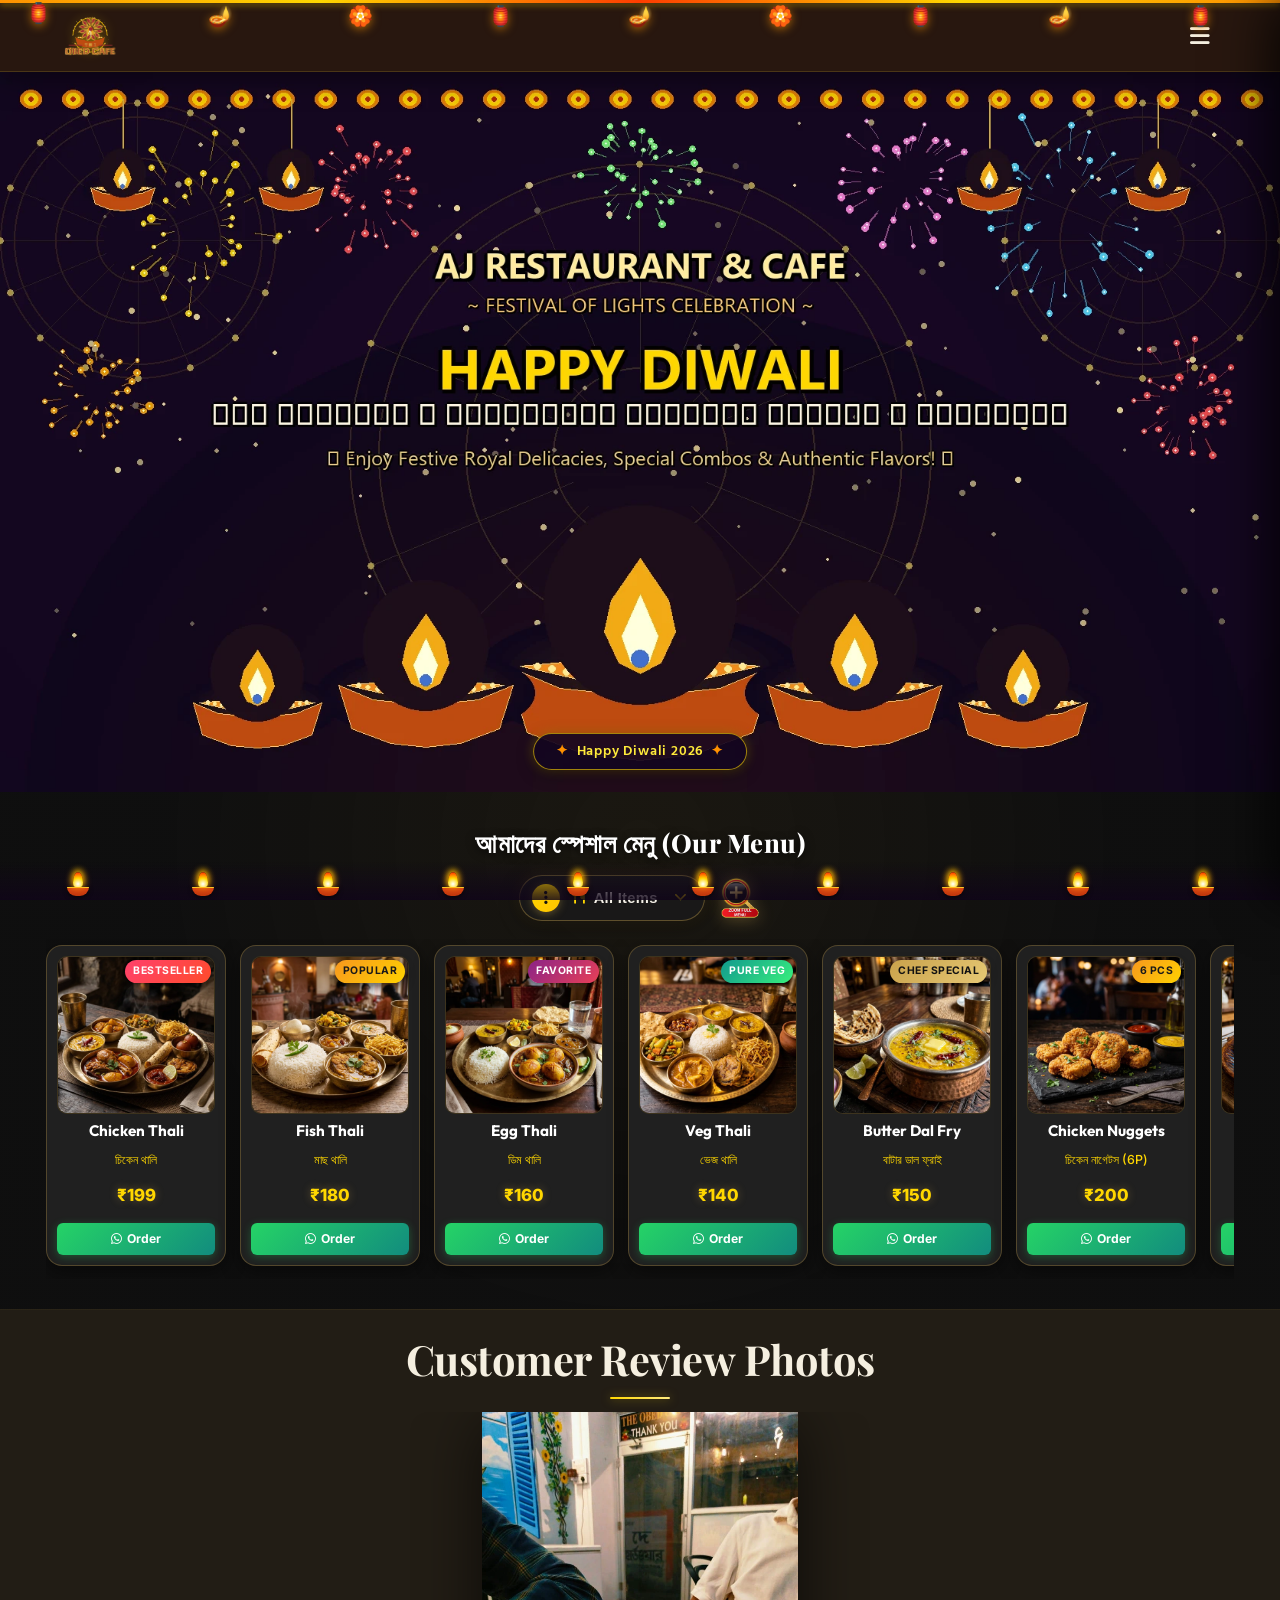
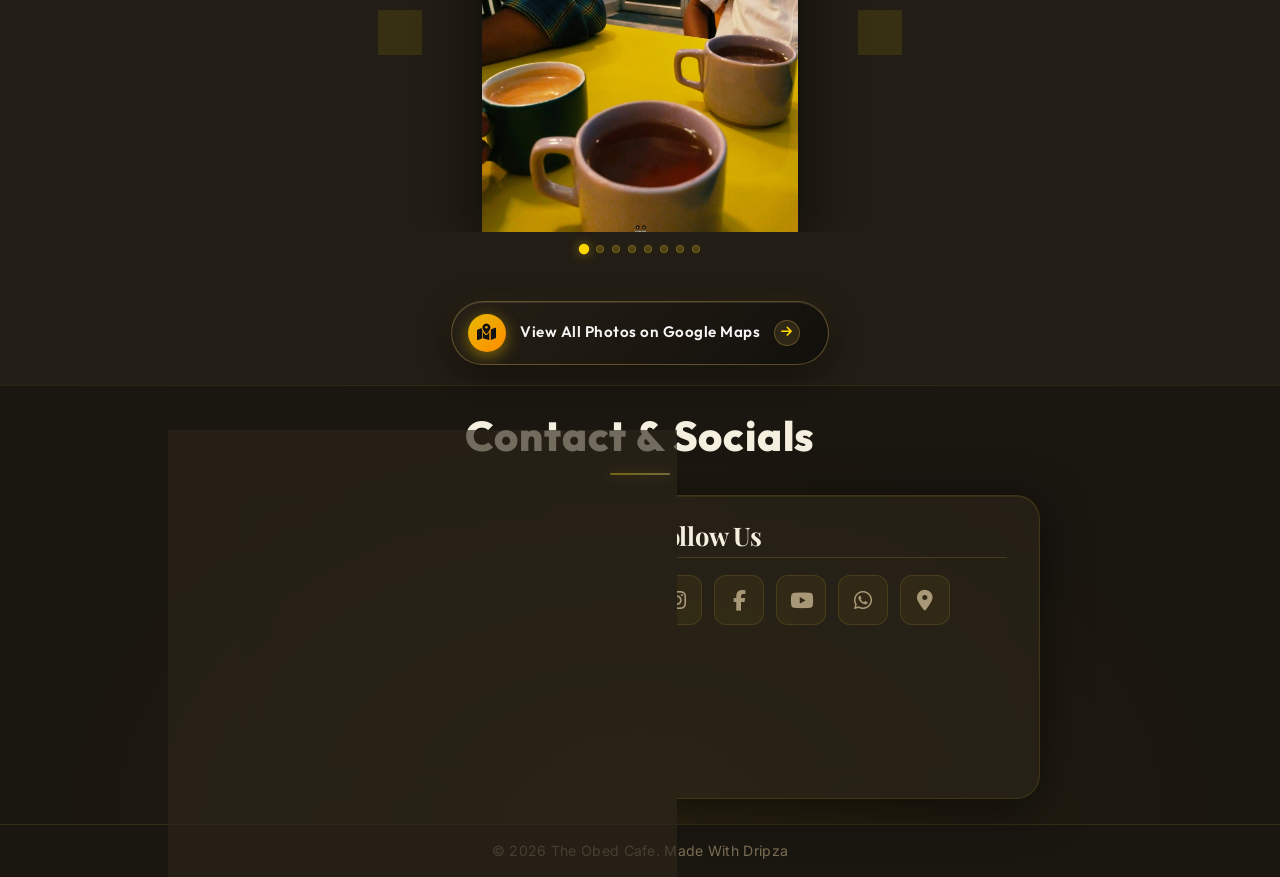
<file: index.html>
﻿<!DOCTYPE html>
<html lang="bn">
<head>
    <meta charset="UTF-8">
    <meta name="viewport" content="width=device-width, initial-scale=1.0">
    <title>The Obed Cafe</title>
    <link rel="icon" type="image/png" href="assets/obed-cafe-logo.webp">
    <link href="https://fonts.googleapis.com/css2?family=Playfair+Display:wght@400;600;700;800&family=Outfit:wght@300;400;600;800&family=Inter:wght@300;400;500;600&family=Hind+Siliguri:wght@400;600;700&display=swap" rel="stylesheet">
    <link rel="stylesheet" href="https://cdnjs.cloudflare.com/ajax/libs/font-awesome/6.4.0/css/all.min.css">
    <link rel="stylesheet" href="styles.css?v=1.3">
</head>
<body class="no-scroll diwali-theme">
    <!-- Preloader Screen -->
    <div id="preloader">
        <div class="preloader-content">
            <div class="preloader-diya-glow">🪔</div>
            <h1 class="preloader-title">Welcome to <br><span class="highlight">The Obed Cafe</span></h1>
            <div class="preloader-loader">
                <div class="loader-bar"></div>
            </div>
        </div>
    </div>
    <!-- Navbar -->
        <!-- Hanging Decorative Diwali Toran & Lanterns -->
    <div class="diwali-hanging-toran" aria-hidden="true">
        <div class="toran-string"></div>
        <div class="toran-items">
            <span class="toran-lantern tl1">🏮</span>
            <span class="toran-diya td1">🪔</span>
            <span class="toran-flower tf1">🏵️</span>
            <span class="toran-lantern tl2">🏮</span>
            <span class="toran-diya td2">🪔</span>
            <span class="toran-flower tf2">🏵️</span>
            <span class="toran-lantern tl3">🏮</span>
            <span class="toran-diya td3">🪔</span>
            <span class="toran-lantern tl4">🏮</span>
        </div>
    </div>
    <nav class="navbar">
        <div class="logo-container">
            <img src="assets/obed-cafe-logo.webp" alt="The Obed Cafe Logo" class="logo-brand-img">
            <div class="logo-text-wrapper">
                <span class="animated-football-header" title="Diwali Celebration">
                    <img src="assets/diwali_run_icon.webp" alt="Mahalaya Run Icon" style="object-fit: contain; filter: drop-shadow(0 0 5px rgba(255, 215, 0, 0.6));">
                </span>
                <span class="logo-text">The Obed Cafe</span>
            </div>
        </div>
        <span class="rath-yatra-header-text diwali-header-text">✨ শুভ দীপাবলি ও কালীপূজা 🪔</span>
        <ul class="nav-links">
            <li><a href="#home">Home</a></li>
            <li><a href="#menu">Menu</a></li>
            <li><a href="#reviews">Reviews</a></li>
            <li><a href="#contact">Contact</a></li>
        </ul>
        <div class="navbar-actions">
            <div class="hamburger">
                <i class="fas fa-bars"></i>
            </div>
        </div>
    </nav>

    <!-- Hero Section -->
    <section id="home" class="hero">
        <div class="hero-bg banner-box">
            <img src="assets/diwali_greeting_banner.webp" alt="Happy Diwali Festival Banner" class="active">
            <img src="assets/banner-1.webp" alt="The Obed Cafe Banner 1">
            <img src="assets/banner-2.webp" alt="The Obed Cafe Banner 2">
            <img src="assets/banner-3.webp" alt="The Obed Cafe Banner 3">
            <img src="assets/banner-4.webp" alt="The Obed Cafe Banner 4">
                                                <div class="overlay"></div>
        </div>
        <!-- Interactive Diwali Fireworks Canvas Overlay -->
        <canvas id="diwali-fireworks-canvas"></canvas>
        <div class="hero-diwali-badge">
            <span class="sparkle-star">✦</span> Happy Diwali 2026 <span class="sparkle-star">✦</span>
        </div>
        <!-- Click/Hover Zones for Banner Control -->
        <div class="hero-nav-zone left-zone" title="Previous Image"></div>
        <div class="hero-nav-zone right-zone" title="Next Image"></div>
    </section>

                <!-- Digital Restaurant Menu Section -->
    <section id="menu" class="main-menu-section">
        <div class="menu-header-wrapper">
            <div class="menu-eyebrow-container">
                <span class="menu-eyebrow">আমাদের স্পেশাল মেনু (Our Menu)</span>
            </div>
        </div>

        <!-- Menu Category Filter Tabs -->
                <!-- Menu Category Filter Dropdown (Three-Dot Filter Menu) -->
        <!-- Menu Filter and Zoom Controls Row -->
        <div class="menu-filter-controls-row">
            <div class="menu-filter-dropdown-wrapper" id="main-menu-filter-dropdown-wrapper">
            <button type="button" class="menu-filter-dots-btn" id="main-menu-filter-dots-btn" aria-expanded="false" aria-haspopup="true" title="Filter Menu">
                <span class="three-dots-icon-box">
                    <i class="fas fa-ellipsis-v"></i>
                </span>
                <span class="current-filter-label" id="main-current-filter-label">
                    <i class="fas fa-utensils"></i>
                    <span>All Items</span>
                </span>
                <i class="fas fa-chevron-down filter-dropdown-arrow"></i>
            </button>

            <!-- Dropdown List of Category Filter Options -->
            <div class="menu-filter-dropdown-menu" id="main-menu-filter-dropdown-menu">
                <div class="menu-filter-dropdown-header">
                    <span><i class="fas fa-filter"></i> Filter Category</span>
                </div>
                <div class="menu-filter-dropdown-list">
                    <button type="button" class="menu-tab-btn active" data-category="all">
                        <span class="tab-btn-content">
                            <i class="fas fa-utensils tab-icon"></i>
                            <span class="tab-title">All Items</span>
                        </span>
                        <i class="fas fa-check active-indicator-icon"></i>
                    </button>
                    <button type="button" class="menu-tab-btn" data-category="thali">
                        <span class="tab-btn-content">
                            <i class="fas fa-bowl-rice tab-icon"></i>
                            <span class="tab-title">Bengali Thali</span>
                        </span>
                        <i class="fas fa-check active-indicator-icon"></i>
                    </button>
                    <button type="button" class="menu-tab-btn" data-category="snacks">
                        <span class="tab-btn-content">
                            <i class="fas fa-burger tab-icon"></i>
                            <span class="tab-title">Breakfast & Snacks</span>
                        </span>
                        <i class="fas fa-check active-indicator-icon"></i>
                    </button>
                    <button type="button" class="menu-tab-btn" data-category="beverages">
                        <span class="tab-btn-content">
                            <i class="fas fa-mug-hot tab-icon"></i>
                            <span class="tab-title">Tea & Coffee</span>
                        </span>
                        <i class="fas fa-check active-indicator-icon"></i>
                    </button>
                    <button type="button" class="menu-tab-btn" data-category="extras">
                        <span class="tab-btn-content">
                            <i class="fas fa-plate-wheat tab-icon"></i>
                            <span class="tab-title">Sides & Extras</span>
                        </span>
                        <i class="fas fa-check active-indicator-icon"></i>
                    </button>
                </div>
            </div>
        </div>

            <!-- Zoom Full Menu Button on Right Side of Filter -->
            <button type="button" class="menu-zoom-img-btn" id="open-full-menu-modal-btn" title="Open Complete Menu Card (সম্পূর্ণ মেনু)">
                    <img src="assets/zoom_full_menu_icon.webp" alt="Zoom Full Menu" class="zoom-full-menu-img">
                </button>
        </div>
        

        <!-- Menu Cards Horizontal Side-Scroll Wrapper -->
        <div class="main-menu-scroll-wrapper">
            <div class="main-menu-scroll-track" id="main-restaurant-menu-scroll">
                
                <!-- 1. Chicken Thali -->
                <div class="food-menu-card" data-category="thali">
                    <div class="food-card-badge bestseller">Bestseller</div>
                    <div class="food-card-img-box">
                        <img src="assets/menu_chicken_thali.webp" alt="Chicken Thali" loading="lazy">
                    </div>
                    <div class="food-card-body">
                        <h3 class="food-title">Chicken Thali</h3>
                        <span class="bengali-title">চিকেন থালি</span>
                        <span class="food-price">₹199</span>
                        <a href="https://wa.me/918389915305?text=Hi%20The%20Obed%20Cafe,%20I%20want%20to%20order%20Chicken%20Thali%20(₹199)" target="_blank" class="food-order-btn">
                            <i class="fab fa-whatsapp"></i> Order
                        </a>
                    </div>
                </div>

                <!-- 2. Fish Thali -->
                <div class="food-menu-card" data-category="thali">
                    <div class="food-card-badge popular">Popular</div>
                    <div class="food-card-img-box">
                        <img src="assets/menu_fish_thali.webp" alt="Fish Thali" loading="lazy">
                    </div>
                    <div class="food-card-body">
                        <h3 class="food-title">Fish Thali</h3>
                        <span class="bengali-title">মাছ থালি</span>
                        <span class="food-price">₹180</span>
                        <a href="https://wa.me/918389915305?text=Hi%20The%20Obed%20Cafe,%20I%20want%20to%20order%20Fish%20Thali%20(₹180)" target="_blank" class="food-order-btn">
                            <i class="fab fa-whatsapp"></i> Order
                        </a>
                    </div>
                </div>

                <!-- 3. Egg Thali -->
                <div class="food-menu-card" data-category="thali">
                    <div class="food-card-badge special">Favorite</div>
                    <div class="food-card-img-box">
                        <img src="assets/menu_egg_thali.webp" alt="Egg Thali" loading="lazy">
                    </div>
                    <div class="food-card-body">
                        <h3 class="food-title">Egg Thali</h3>
                        <span class="bengali-title">ডিম থালি</span>
                        <span class="food-price">₹160</span>
                        <a href="https://wa.me/918389915305?text=Hi%20The%20Obed%20Cafe,%20I%20want%20to%20order%20Egg%20Thali%20(₹160)" target="_blank" class="food-order-btn">
                            <i class="fab fa-whatsapp"></i> Order
                        </a>
                    </div>
                </div>

                <!-- 4. Veg Thali -->
                <div class="food-menu-card" data-category="thali">
                    <div class="food-card-badge pure-veg">Pure Veg</div>
                    <div class="food-card-img-box">
                        <img src="assets/menu_veg_thali.webp" alt="Veg Thali" loading="lazy">
                    </div>
                    <div class="food-card-body">
                        <h3 class="food-title">Veg Thali</h3>
                        <span class="bengali-title">ভেজ থালি</span>
                        <span class="food-price">₹140</span>
                        <a href="https://wa.me/918389915305?text=Hi%20The%20Obed%20Cafe,%20I%20want%20to%20order%20Veg%20Thali%20(₹140)" target="_blank" class="food-order-btn">
                            <i class="fab fa-whatsapp"></i> Order
                        </a>
                    </div>
                </div>

                <!-- 5. Butter Dal Fry -->
                <div class="food-menu-card" data-category="extras">
                    <div class="food-card-badge chef">Chef Special</div>
                    <div class="food-card-img-box">
                        <img src="assets/menu_butter_dal_fry.webp" alt="Butter Dal Fry" loading="lazy">
                    </div>
                    <div class="food-card-body">
                        <h3 class="food-title">Butter Dal Fry</h3>
                        <span class="bengali-title">বাটার ডাল ফ্রাই</span>
                        <span class="food-price">₹150</span>
                        <a href="https://wa.me/918389915305?text=Hi%20The%20Obed%20Cafe,%20I%20want%20to%20order%20Butter%20Dal%20Fry%20(₹150)" target="_blank" class="food-order-btn">
                            <i class="fab fa-whatsapp"></i> Order
                        </a>
                    </div>
                </div>

                <!-- 6. Chicken Nuggets -->
                <div class="food-menu-card" data-category="snacks">
                    <div class="food-card-badge popular">6 Pcs</div>
                    <div class="food-card-img-box">
                        <img src="assets/menu_chicken_nuggets.webp" alt="Chicken Nuggets" loading="lazy">
                    </div>
                    <div class="food-card-body">
                        <h3 class="food-title">Chicken Nuggets</h3>
                        <span class="bengali-title">চিকেন নাগেটস (6P)</span>
                        <span class="food-price">₹200</span>
                        <a href="https://wa.me/918389915305?text=Hi%20The%20Obed%20Cafe,%20I%20want%20to%20order%20Chicken%20Nuggets%20(₹200)" target="_blank" class="food-order-btn">
                            <i class="fab fa-whatsapp"></i> Order
                        </a>
                    </div>
                </div>

                <!-- 7. Aloo Tikki -->
                <div class="food-menu-card" data-category="snacks">
                    <div class="food-card-badge pure-veg">Big Size</div>
                    <div class="food-card-img-box">
                        <img src="assets/menu_aloo_tikki.webp" alt="Aloo Tikki Big Size" loading="lazy">
                    </div>
                    <div class="food-card-body">
                        <h3 class="food-title">Aloo Tikki 6P</h3>
                        <span class="bengali-title">আলু টিক্কি (6P)</span>
                        <span class="food-price">₹180</span>
                        <a href="https://wa.me/918389915305?text=Hi%20The%20Obed%20Cafe,%20I%20want%20to%20order%20Aloo%20Tikki%20(₹180)" target="_blank" class="food-order-btn">
                            <i class="fab fa-whatsapp"></i> Order
                        </a>
                    </div>
                </div>

                <!-- 8. Egg Maggie -->
                <div class="food-menu-card" data-category="snacks">
                    <div class="food-card-badge popular">Hot</div>
                    <div class="food-card-img-box">
                        <img src="assets/menu_egg_maggie.webp" alt="Egg Maggie" loading="lazy">
                    </div>
                    <div class="food-card-body">
                        <h3 class="food-title">Egg Maggie</h3>
                        <span class="bengali-title">এগ ম্যাগি</span>
                        <span class="food-price">₹80</span>
                        <a href="https://wa.me/918389915305?text=Hi%20The%20Obed%20Cafe,%20I%20want%20to%20order%20Egg%20Maggie%20(₹80)" target="_blank" class="food-order-btn">
                            <i class="fab fa-whatsapp"></i> Order
                        </a>
                    </div>
                </div>

                <!-- 9. Veg Maggie -->
                <div class="food-menu-card" data-category="snacks">
                    <div class="food-card-badge pure-veg">Veg</div>
                    <div class="food-card-img-box">
                        <img src="assets/menu_egg_maggie.webp" alt="Veg Maggie" loading="lazy">
                    </div>
                    <div class="food-card-body">
                        <h3 class="food-title">Veg Maggie</h3>
                        <span class="bengali-title">ভেজ ম্যাগি</span>
                        <span class="food-price">₹60</span>
                        <a href="https://wa.me/918389915305?text=Hi%20The%20Obed%20Cafe,%20I%20want%20to%20order%20Veg%20Maggie%20(₹60)" target="_blank" class="food-order-btn">
                            <i class="fab fa-whatsapp"></i> Order
                        </a>
                    </div>
                </div>

                <!-- 10. Bread Omelette -->
                <div class="food-menu-card" data-category="snacks">
                    <div class="food-card-badge special">Breakfast</div>
                    <div class="food-card-img-box">
                        <img src="assets/menu6.webp" alt="Bread Omelette Jam Butter" loading="lazy">
                    </div>
                    <div class="food-card-body">
                        <h3 class="food-title">Bread Omelette</h3>
                        <span class="bengali-title">ব্রেড ওমলেট / জ্যাম</span>
                        <span class="food-price">₹60</span>
                        <a href="https://wa.me/918389915305?text=Hi%20The%20Obed%20Cafe,%20I%20want%20to%20order%20Bread%20Omelette%20(₹60)" target="_blank" class="food-order-btn">
                            <i class="fab fa-whatsapp"></i> Order
                        </a>
                    </div>
                </div>

                <!-- 11. Chai & Coffee -->
                <div class="food-menu-card" data-category="beverages">
                    <div class="food-card-badge special">Hot</div>
                    <div class="food-card-img-box">
                        <img src="assets/menu_tea_coffee.webp" alt="Coffee" loading="lazy">
                    </div>
                    <div class="food-card-body">
                        <h3 class="food-title">Milk / Black Coffee</h3>
                        <span class="bengali-title">কফি (Min 2 Cup)</span>
                        <span class="food-price">₹50</span>
                        <a href="https://wa.me/918389915305?text=Hi%20The%20Obed%20Cafe,%20I%20want%20to%20order%20Coffee" target="_blank" class="food-order-btn">
                            <i class="fab fa-whatsapp"></i> Order
                        </a>
                    </div>
                </div>

                <!-- 12. Milk / Black Tea -->
                <div class="food-menu-card" data-category="beverages">
                    <div class="food-card-badge bestseller">Chai</div>
                    <div class="food-card-img-box">
                        <img src="assets/menu_tea_coffee.webp" alt="Tea" loading="lazy">
                    </div>
                    <div class="food-card-body">
                        <h3 class="food-title">Black / Milk Tea</h3>
                        <span class="bengali-title">চা (Min 2 Cup)</span>
                        <span class="food-price">₹25</span>
                        <a href="https://wa.me/918389915305?text=Hi%20The%20Obed%20Cafe,%20I%20want%20to%20order%20Tea" target="_blank" class="food-order-btn">
                            <i class="fab fa-whatsapp"></i> Order
                        </a>
                    </div>
                </div>

                <!-- 13. Green Tea -->
                <div class="food-menu-card" data-category="beverages">
                    <div class="food-card-badge pure-veg">Healthy</div>
                    <div class="food-card-img-box">
                        <img src="assets/menu_tea_coffee.webp" alt="Green Tea" loading="lazy">
                    </div>
                    <div class="food-card-body">
                        <h3 class="food-title">Green Tea</h3>
                        <span class="bengali-title">গ্রিন টি (Min 2 Cup)</span>
                        <span class="food-price">₹40</span>
                        <a href="https://wa.me/918389915305?text=Hi%20The%20Obed%20Cafe,%20I%20want%20to%20order%20Green%20Tea" target="_blank" class="food-order-btn">
                            <i class="fab fa-whatsapp"></i> Order
                        </a>
                    </div>
                </div>

                <!-- 14. Extra Chicken 4P -->
                <div class="food-menu-card" data-category="extras">
                    <div class="food-card-badge popular">4 Pcs</div>
                    <div class="food-card-img-box">
                        <img src="assets/menu_chicken_thali.webp" alt="Extra Chicken" loading="lazy">
                    </div>
                    <div class="food-card-body">
                        <h3 class="food-title">Extra Chicken (4P)</h3>
                        <span class="bengali-title">চিকেন কারি (4P)</span>
                        <span class="food-price">₹180</span>
                        <a href="https://wa.me/918389915305?text=Hi%20The%20Obed%20Cafe,%20I%20want%20to%20order%20Extra%20Chicken%204P%20(₹180)" target="_blank" class="food-order-btn">
                            <i class="fab fa-whatsapp"></i> Order
                        </a>
                    </div>
                </div>

                <!-- 15. Extra Mutton 1P -->
                <div class="food-menu-card" data-category="extras">
                    <div class="food-card-badge special">Special</div>
                    <div class="food-card-img-box">
                        <img src="assets/menu3.webp" alt="Extra Mutton" loading="lazy">
                    </div>
                    <div class="food-card-body">
                        <h3 class="food-title">Extra Mutton (1P)</h3>
                        <span class="bengali-title">মটন (স্পেশাল অর্ডার)</span>
                        <span class="food-price">₹80</span>
                        <a href="https://wa.me/918389915305?text=Hi%20The%20Obed%20Cafe,%20I%20want%20to%20order%20Extra%20Mutton%20(₹80)" target="_blank" class="food-order-btn">
                            <i class="fab fa-whatsapp"></i> Order
                        </a>
                    </div>
                </div>

                <!-- 16. Extra Fish 1P -->
                <div class="food-menu-card" data-category="extras">
                    <div class="food-card-badge popular">1 Pc</div>
                    <div class="food-card-img-box">
                        <img src="assets/menu_fish_thali.webp" alt="Extra Fish" loading="lazy">
                    </div>
                    <div class="food-card-body">
                        <h3 class="food-title">Extra Fish (1P)</h3>
                        <span class="bengali-title">মাছ ১ পিস</span>
                        <span class="food-price">₹80</span>
                        <a href="https://wa.me/918389915305?text=Hi%20The%20Obed%20Cafe,%20I%20want%20to%20order%20Extra%20Fish%20(₹80)" target="_blank" class="food-order-btn">
                            <i class="fab fa-whatsapp"></i> Order
                        </a>
                    </div>
                </div>

                <!-- 17. Green Salad -->
                <div class="food-menu-card" data-category="extras">
                    <div class="food-card-badge pure-veg">Fresh</div>
                    <div class="food-card-img-box">
                        <img src="assets/menu_veg_thali.webp" alt="Green Salad" loading="lazy">
                    </div>
                    <div class="food-card-body">
                        <h3 class="food-title">Green Salad</h3>
                        <span class="bengali-title">গ্রিন স্যালাড</span>
                        <span class="food-price">₹100</span>
                        <a href="https://wa.me/918389915305?text=Hi%20The%20Obed%20Cafe,%20I%20want%20to%20order%20Green%20Salad%20(₹100)" target="_blank" class="food-order-btn">
                            <i class="fab fa-whatsapp"></i> Order
                        </a>
                    </div>
                </div>

                <!-- 18. Extra Egg (2P) -->
                <div class="food-menu-card" data-category="extras">
                    <div class="food-card-badge special">2 Pcs</div>
                    <div class="food-card-img-box">
                        <img src="assets/menu_egg_thali.webp" alt="Extra Egg 2P" loading="lazy">
                    </div>
                    <div class="food-card-body">
                        <h3 class="food-title">Extra Egg (2P)</h3>
                        <span class="bengali-title">ডিম (২ পিস)</span>
                        <span class="food-price">₹50</span>
                        <a href="https://wa.me/918389915305?text=Hi%20The%20Obed%20Cafe,%20I%20want%20to%20order%20Extra%20Egg%202P%20(₹50)" target="_blank" class="food-order-btn">
                            <i class="fab fa-whatsapp"></i> Order
                        </a>
                    </div>
                </div>

                <!-- 19. Extra Rice -->
                <div class="food-menu-card" data-category="extras">
                    <div class="food-card-badge popular">1 Plate</div>
                    <div class="food-card-img-box">
                        <img src="assets/menu_veg_thali.webp" alt="Extra Rice" loading="lazy">
                    </div>
                    <div class="food-card-body">
                        <h3 class="food-title">Extra Rice</h3>
                        <span class="bengali-title">এক্সট্রা ভাত</span>
                        <span class="food-price">₹50</span>
                        <a href="https://wa.me/918389915305?text=Hi%20The%20Obed%20Cafe,%20I%20want%20to%20order%20Extra%20Rice%20(₹50)" target="_blank" class="food-order-btn">
                            <i class="fab fa-whatsapp"></i> Order
                        </a>
                    </div>
                </div>

                <!-- 20. Extra Misti / Papad / Roti -->
                <div class="food-menu-card" data-category="extras">
                    <div class="food-card-badge pure-veg">Per Pc</div>
                    <div class="food-card-img-box">
                        <img src="assets/menu2.webp" alt="Extra Misti Papad Roti" loading="lazy">
                    </div>
                    <div class="food-card-body">
                        <h3 class="food-title">Extra Misti / Papad / Roti</h3>
                        <span class="bengali-title">মিষ্টি / পাঁপড় / রুটি</span>
                        <span class="food-price">₹10</span>
                        <a href="https://wa.me/918389915305?text=Hi%20The%20Obed%20Cafe,%20I%20want%20to%20order%20Extra%20Misti%20Papad%20Roti%20(₹10)" target="_blank" class="food-order-btn">
                            <i class="fab fa-whatsapp"></i> Order
                        </a>
                    </div>
                </div>

                <!-- 21. Extra Sabji / Dal / Vaji -->
                <div class="food-menu-card" data-category="extras">
                    <div class="food-card-badge pure-veg">Side Bowl</div>
                    <div class="food-card-img-box">
                        <img src="assets/menu_butter_dal_fry.webp" alt="Extra Sabji Dal Vaji" loading="lazy">
                    </div>
                    <div class="food-card-body">
                        <h3 class="food-title">Extra Sabji / Dal / Vaji</h3>
                        <span class="bengali-title">সবজি / ডাল / ভাজি</span>
                        <span class="food-price">₹30</span>
                        <a href="https://wa.me/918389915305?text=Hi%20The%20Obed%20Cafe,%20I%20want%20to%20order%20Extra%20Sabji%20Dal%20Vaji%20(₹30)" target="_blank" class="food-order-btn">
                            <i class="fab fa-whatsapp"></i> Order
                        </a>
                    </div>
                </div>

                <!-- 18. Water Bottle -->
                <div class="food-menu-card" data-category="beverages">
                    <div class="food-card-badge pure-veg">Mineral</div>
                    <div class="food-card-img-box">
                        <img src="assets/menu5.webp" alt="Water Bottle" loading="lazy">
                    </div>
                    <div class="food-card-body">
                        <h3 class="food-title">Water Bottle</h3>
                        <span class="bengali-title">জল 1L / 2L</span>
                        <span class="food-price">₹20 / ₹30</span>
                        <a href="https://wa.me/918389915305?text=Hi%20The%20Obed%20Cafe,%20I%20want%20to%20order%20Water%20Bottle" target="_blank" class="food-order-btn">
                            <i class="fab fa-whatsapp"></i> Order
                        </a>
                    </div>
                </div>

            </div>
        </div>
    </section>

    <!-- Reviews Section (Photo Gallery) -->
    <section id="reviews" class="reviews-section">
        <h2 class="section-title">Customer Review Photos</h2>
        <div class="reviews-slider-container">
            <div class="reviews-slider">
                <div class="review-slide active">
                    <img src="assets/review-1.webp" alt="Customer Review 1">
                </div>
                <div class="review-slide">
                    <img src="assets/review-2.webp" alt="Customer Review 2">
                </div>
                <div class="review-slide">
                    <img src="assets/review-3.webp" alt="Customer Review 3">
                </div>
                <div class="review-slide">
                    <img src="assets/review-4.webp" alt="Customer Review 4">
                </div>
                <div class="review-slide">
                    <img src="assets/review-5.webp" alt="Customer Review 5">
                </div>
                <div class="review-slide">
                    <img src="assets/review-6.webp" alt="Customer Review 6">
                </div>
                <div class="review-slide">
                    <img src="assets/review-7.webp" alt="Customer Review 7">
                </div>
                <div class="review-slide">
                    <img src="assets/review-8.webp" alt="Customer Review 8">
                </div>
            </div>
            
            <!-- Slider Controls -->
            <button class="slider-btn prev-btn"><i class="fas fa-chevron-left"></i></button>
            <button class="slider-btn next-btn"><i class="fas fa-chevron-right"></i></button>
            
            <!-- Slider Dots -->
            <div class="slider-dots">
                <span class="dot active" data-index="0"></span>
                <span class="dot" data-index="1"></span>
                <span class="dot" data-index="2"></span>
                <span class="dot" data-index="3"></span>
                <span class="dot" data-index="4"></span>
                <span class="dot" data-index="5"></span>
                <span class="dot" data-index="6"></span>
                <span class="dot" data-index="7"></span>
            </div>
        </div>
        <div style="text-align: center; margin-top: 3rem;">
            <div class="reviews-cta-wrapper">
            <a href="https://maps.app.goo.gl/oEoWeigGa4BytHda6" target="_blank" class="modern-maps-btn" title="Open Google Maps Gallery">
                <span class="maps-icon-badge"><i class="fas fa-map-marked-alt"></i></span>
                <span class="maps-btn-text">View All Photos on Google Maps</span>
                <span class="maps-arrow-circle"><i class="fas fa-arrow-right"></i></span>
            </a>
        </div>
        </div>
    </section>

    <!-- Contact & Footer -->
    <section id="contact" class="contact-section">
        <h2 class="section-title">Contact & Socials</h2>
        <div class="contact-container glassmorphism">
            <div class="contact-info">
                <h2>Visit Us</h2>
                <div class="info-item">
                    <a href="https://maps.app.goo.gl/6DQC48ELpvcXRtHj9" target="_blank" style="color: inherit; text-decoration: none; display: flex; align-items: center; gap: 15px;">
                        <i class="fas fa-map-marker-alt"></i>
                        <p>3/1 BUROSHIBTALA ROAD, PS, near HINDI SCHOOL, PO, Nabadwip, West Bengal 741302</p>
                    </a>
                </div>
                <div class="info-item">
                    <a href="tel:+918389915305" style="color: inherit; text-decoration: none; display: flex; align-items: center; gap: 15px;">
                        <i class="fas fa-phone-alt"></i>
                        <p>+91 8389915305</p>
                    </a>
                </div>
                <div class="info-item">
                    <a href="mailto:hello@theobedcafe.com" style="color: inherit; text-decoration: none; display: flex; align-items: center; gap: 15px;">
                        <i class="fas fa-envelope"></i>
                        <p>hello@theobedcafe.com</p>
                    </a>
                </div>
            </div>
            <div class="social-links">
                <h2>Follow Us</h2>
                <div class="social-icons">
                    <a href="#" class="social-icon"><i class="fab fa-instagram"></i></a>
                    <a href="#" class="social-icon"><i class="fab fa-facebook-f"></i></a>
                    <a href="#" class="social-icon"><i class="fab fa-youtube"></i></a>
                    <a href="https://wa.me/918389915305" target="_blank" class="social-icon"><i class="fab fa-whatsapp"></i></a>
                    <a href="https://maps.app.goo.gl/6DQC48ELpvcXRtHj9" target="_blank" class="social-icon"><i class="fas fa-map-marker-alt"></i></a>
                </div>
            </div>
        </div>
    </section>

    <footer>
        <p>&copy; 2026 The Obed Cafe. Made With Dripza</p>
    </footer>



    <!-- Full Menu Interactive Modal -->
    <div class="full-menu-modal" id="full-menu-modal" aria-hidden="true">
        <div class="full-menu-modal-overlay" id="full-menu-modal-overlay"></div>
        <div class="full-menu-modal-container">
            <!-- Modal Sticky Top Header Container (Header + Hero Title + Search + Category Tabs) -->
            <div class="full-menu-modal-top-section">
                <!-- Modal Header -->
                <div class="full-menu-modal-header">
                    <div class="full-menu-modal-header-left">
                        <button class="menu-modal-close-btn" id="close-full-menu-modal-btn" aria-label="Close Full Menu">
                            <i class="fas fa-arrow-left"></i> <span>Back</span>
                        </button>
                        <div class="full-menu-modal-title">
                            The Obed Cafe
                        </div>
                    </div>
                    <div class="full-menu-modal-header-right">
                        <a href="#modal-order-timings" class="menu-modal-timing-btn" id="modal-timing-btn" title="Order Timings">
                            <i class="fas fa-clock"></i> <span>Timings</span>
                        </a>
                        <a href="tel:918389915305" class="menu-modal-call-btn">
                            <i class="fas fa-phone-alt"></i> <span>918389915305</span>
                        </a>
                        <button class="menu-modal-close-icon-btn" id="close-full-menu-icon-btn" aria-label="Close">
                            <i class="fas fa-times"></i>
                        </button>
                    </div>
                </div>

                <!-- Modal Hero Header -->
                <div class="full-menu-hero">
                    <h1>Complete Menu Card <span class="bengali-heading">আমাদের সম্পূর্ণ ডিজিটাল মেনু</span></h1>
                </div>

                <!-- Search Bar & Category Filter Tabs -->
                <div class="menu-control-bar">
                    

                    <!-- Modal Category Filter Dropdown (Three-Dot Filter Menu) -->
                    <div class="menu-filter-dropdown-wrapper" id="modal-menu-filter-dropdown-wrapper">
            <button type="button" class="menu-filter-dots-btn" id="modal-menu-filter-dots-btn" aria-expanded="false" aria-haspopup="true" title="Filter Menu">
                <span class="three-dots-icon-box">
                    <i class="fas fa-ellipsis-v"></i>
                </span>
                <span class="current-filter-label" id="modal-current-filter-label">
                    <i class="fas fa-utensils"></i>
                    <span>All Items</span>
                </span>
                <i class="fas fa-chevron-down filter-dropdown-arrow"></i>
            </button>

            <!-- Dropdown List of Category Filter Options -->
            <div class="menu-filter-dropdown-menu" id="modal-menu-filter-dropdown-menu">
                <div class="menu-filter-dropdown-header">
                    <span><i class="fas fa-filter"></i> Filter Category</span>
                </div>
                <div class="menu-filter-dropdown-list">
                    <button type="button" class="menu-tab-btn active" data-category="all">
                        <span class="tab-btn-content">
                            <i class="fas fa-utensils tab-icon"></i>
                            <span class="tab-title">All Items</span>
                        </span>
                        <i class="fas fa-check active-indicator-icon"></i>
                    </button>
                    <button type="button" class="menu-tab-btn" data-category="thali">
                        <span class="tab-btn-content">
                            <i class="fas fa-bowl-rice tab-icon"></i>
                            <span class="tab-title">Bengali Thali</span>
                        </span>
                        <i class="fas fa-check active-indicator-icon"></i>
                    </button>
                    <button type="button" class="menu-tab-btn" data-category="snacks">
                        <span class="tab-btn-content">
                            <i class="fas fa-burger tab-icon"></i>
                            <span class="tab-title">Breakfast & Snacks</span>
                        </span>
                        <i class="fas fa-check active-indicator-icon"></i>
                    </button>
                    <button type="button" class="menu-tab-btn" data-category="beverages">
                        <span class="tab-btn-content">
                            <i class="fas fa-mug-hot tab-icon"></i>
                            <span class="tab-title">Tea & Coffee</span>
                        </span>
                        <i class="fas fa-check active-indicator-icon"></i>
                    </button>
                    <button type="button" class="menu-tab-btn" data-category="extras">
                        <span class="tab-btn-content">
                            <i class="fas fa-plate-wheat tab-icon"></i>
                            <span class="tab-title">Sides & Extras</span>
                        </span>
                        <i class="fas fa-check active-indicator-icon"></i>
                    </button>
                </div>
            </div>
                </div>

                    <div class="search-box-wrapper">
                        <i class="fas fa-search"></i>
                        <input type="text" id="modal-menu-search-input" placeholder="খাবারের নাম লিখে খুঁজুন (Search dishes...)" autocomplete="off" enterkeyhint="search">
                        <button type="button" id="modal-menu-search-clear" class="search-clear-btn" aria-label="Clear search" title="à¦®à§à¦›à§‡ à¦«à§‡à¦²à§à¦¨ (Clear)">
                            <i class="fas fa-times"></i>
                        </button>
                    </div>
            </div>
            </div>

            <div class="full-menu-modal-body">
                <!-- Complete Menu Card Grid -->
                <div class="compact-menu-grid-container">
                    <div class="compact-grid" id="modal-full-menu-grid">

                        <!-- 1. Chicken Thali -->
                        <div class="food-menu-card" data-category="thali" data-keywords="chicken thali murgi murgir mangsho rice dal sabji thali">
                            <div class="food-card-badge bestseller">Bestseller</div>
                            <div class="food-card-img-box">
                                <img src="assets/menu_chicken_thali.webp" alt="Chicken Thali" loading="lazy">
                            </div>
                            <div class="food-card-body">
                                <h3 class="food-title">Chicken Thali</h3>
                                <span class="bengali-title">চিকেন থালি</span>
                                <span class="food-price">₹199</span>
                                <a href="https://wa.me/918389915305?text=Hi%20The%20Obed%20Cafe,%20I%20want%20to%20order%20Chicken%20Thali%20(₹199)" target="_blank" class="food-order-btn">
                                    <i class="fab fa-whatsapp"></i> Order
                                </a>
                            </div>
                        </div>

                        <!-- 2. Fish Thali -->
                        <div class="food-menu-card" data-category="thali" data-keywords="fish thali macher thali mach jhol rui katla rice dal thali">
                            <div class="food-card-badge popular">Popular</div>
                            <div class="food-card-img-box">
                                <img src="assets/menu_fish_thali.webp" alt="Fish Thali" loading="lazy">
                            </div>
                            <div class="food-card-body">
                                <h3 class="food-title">Fish Thali</h3>
                                <span class="bengali-title">মাছ থালি</span>
                                <span class="food-price">₹180</span>
                                <a href="https://wa.me/918389915305?text=Hi%20The%20Obed%20Cafe,%20I%20want%20to%20order%20Fish%20Thali%20(₹180)" target="_blank" class="food-order-btn">
                                    <i class="fab fa-whatsapp"></i> Order
                                </a>
                            </div>
                        </div>

                        <!-- 3. Egg Thali -->
                        <div class="food-menu-card" data-category="thali" data-keywords="egg thali dimer thali dim kosha rice dal thali">
                            <div class="food-card-badge special">Favorite</div>
                            <div class="food-card-img-box">
                                <img src="assets/menu_egg_thali.webp" alt="Egg Thali" loading="lazy">
                            </div>
                            <div class="food-card-body">
                                <h3 class="food-title">Egg Thali</h3>
                                <span class="bengali-title">ডিম থালি</span>
                                <span class="food-price">₹160</span>
                                <a href="https://wa.me/918389915305?text=Hi%20The%20Obed%20Cafe,%20I%20want%20to%20order%20Egg%20Thali%20(₹160)" target="_blank" class="food-order-btn">
                                    <i class="fab fa-whatsapp"></i> Order
                                </a>
                            </div>
                        </div>

                        <!-- 4. Veg Thali -->
                        <div class="food-menu-card" data-category="thali" data-keywords="veg thali niramish thali paneer dal sabji rice mishti doi">
                            <div class="food-card-badge pure-veg">Pure Veg</div>
                            <div class="food-card-img-box">
                                <img src="assets/menu_veg_thali.webp" alt="Veg Thali" loading="lazy">
                            </div>
                            <div class="food-card-body">
                                <h3 class="food-title">Veg Thali</h3>
                                <span class="bengali-title">ভেজ থালি</span>
                                <span class="food-price">₹140</span>
                                <a href="https://wa.me/918389915305?text=Hi%20The%20Obed%20Cafe,%20I%20want%20to%20order%20Veg%20Thali%20(₹140)" target="_blank" class="food-order-btn">
                                    <i class="fab fa-whatsapp"></i> Order
                                </a>
                            </div>
                        </div>

                        <!-- 5. Butter Dal Fry -->
                        <div class="food-menu-card" data-category="extras" data-keywords="butter dal fry yellow dal tadka veg">
                            <div class="food-card-badge chef">Chef Special</div>
                            <div class="food-card-img-box">
                                <img src="assets/menu_butter_dal_fry.webp" alt="Butter Dal Fry" loading="lazy">
                            </div>
                            <div class="food-card-body">
                                <h3 class="food-title">Butter Dal Fry</h3>
                                <span class="bengali-title">বাটার ডাল ফ্রাই</span>
                                <span class="food-price">₹150</span>
                                <a href="https://wa.me/918389915305?text=Hi%20The%20Obed%20Cafe,%20I%20want%20to%20order%20Butter%20Dal%20Fry%20(₹150)" target="_blank" class="food-order-btn">
                                    <i class="fab fa-whatsapp"></i> Order
                                </a>
                            </div>
                        </div>

                        <!-- 6. Chicken Nuggets (6P) -->
                        <div class="food-menu-card" data-category="snacks" data-keywords="chicken nuggets 6p fried snacks non-veg">
                            <div class="food-card-badge popular">6 Pcs</div>
                            <div class="food-card-img-box">
                                <img src="assets/menu_chicken_nuggets.webp" alt="Chicken Nuggets" loading="lazy">
                            </div>
                            <div class="food-card-body">
                                <h3 class="food-title">Chicken Nuggets</h3>
                                <span class="bengali-title">চিকেন নাগেটস (6P)</span>
                                <span class="food-price">₹200</span>
                                <a href="https://wa.me/918389915305?text=Hi%20The%20Obed%20Cafe,%20I%20want%20to%20order%20Chicken%20Nuggets%20(₹200)" target="_blank" class="food-order-btn">
                                    <i class="fab fa-whatsapp"></i> Order
                                </a>
                            </div>
                        </div>

                        <!-- 7. Aloo Tikki Big Size (6P) -->
                        <div class="food-menu-card" data-category="snacks" data-keywords="aloo tikki potato cutlet snacks big size veg">
                            <div class="food-card-badge pure-veg">Big Size</div>
                            <div class="food-card-img-box">
                                <img src="assets/menu_aloo_tikki.webp" alt="Aloo Tikki Big Size" loading="lazy">
                            </div>
                            <div class="food-card-body">
                                <h3 class="food-title">Aloo Tikki 6P</h3>
                                <span class="bengali-title">আলু টিক্কি (6P)</span>
                                <span class="food-price">₹180</span>
                                <a href="https://wa.me/918389915305?text=Hi%20The%20Obed%20Cafe,%20I%20want%20to%20order%20Aloo%20Tikki%20(₹180)" target="_blank" class="food-order-btn">
                                    <i class="fab fa-whatsapp"></i> Order
                                </a>
                            </div>
                        </div>

                        <!-- 8. Egg Maggie -->
                        <div class="food-menu-card" data-category="snacks" data-keywords="egg maggie noodles masala snacks">
                            <div class="food-card-badge popular">Hot</div>
                            <div class="food-card-img-box">
                                <img src="assets/menu_egg_maggie.webp" alt="Egg Maggie" loading="lazy">
                            </div>
                            <div class="food-card-body">
                                <h3 class="food-title">Egg Maggie</h3>
                                <span class="bengali-title">এগ ম্যাগি</span>
                                <span class="food-price">₹80</span>
                                <a href="https://wa.me/918389915305?text=Hi%20The%20Obed%20Cafe,%20I%20want%20to%20order%20Egg%20Maggie%20(₹80)" target="_blank" class="food-order-btn">
                                    <i class="fab fa-whatsapp"></i> Order
                                </a>
                            </div>
                        </div>

                        <!-- 9. Veg Maggie -->
                        <div class="food-menu-card" data-category="snacks" data-keywords="veg maggie masala noodles snacks vegetarian">
                            <div class="food-card-badge pure-veg">Veg</div>
                            <div class="food-card-img-box">
                                <img src="assets/menu_egg_maggie.webp" alt="Veg Maggie" loading="lazy">
                            </div>
                            <div class="food-card-body">
                                <h3 class="food-title">Veg Maggie</h3>
                                <span class="bengali-title">ভেজ ম্যাগি</span>
                                <span class="food-price">₹60</span>
                                <a href="https://wa.me/918389915305?text=Hi%20The%20Obed%20Cafe,%20I%20want%20to%20order%20Veg%20Maggie%20(₹60)" target="_blank" class="food-order-btn">
                                    <i class="fab fa-whatsapp"></i> Order
                                </a>
                            </div>
                        </div>

                        <!-- 10. Bread Omelette / Jam / Butter -->
                        <div class="food-menu-card" data-category="snacks" data-keywords="bread omelette jam butter breakfast toast egg">
                            <div class="food-card-badge special">Breakfast</div>
                            <div class="food-card-img-box">
                                <img src="assets/menu6.webp" alt="Bread Omelette Jam Butter" loading="lazy">
                            </div>
                            <div class="food-card-body">
                                <h3 class="food-title">Bread Omelette</h3>
                                <span class="bengali-title">ব্রেড ওমলেট / জ্যাম</span>
                                <span class="food-price">₹60</span>
                                <a href="https://wa.me/918389915305?text=Hi%20The%20Obed%20Cafe,%20I%20want%20to%20order%20Bread%20Omelette%20(₹60)" target="_blank" class="food-order-btn">
                                    <i class="fab fa-whatsapp"></i> Order
                                </a>
                            </div>
                        </div>

                        <!-- 11. Milk / Black Coffee -->
                        <div class="food-menu-card" data-category="beverages" data-keywords="coffee milk coffee black coffee hot drink beverages espresso">
                            <div class="food-card-badge special">Hot</div>
                            <div class="food-card-img-box">
                                <img src="assets/menu_tea_coffee.webp" alt="Milk and Black Coffee" loading="lazy">
                            </div>
                            <div class="food-card-body">
                                <h3 class="food-title">Milk / Black Coffee</h3>
                                <span class="bengali-title">কফি (Min 2 Cup)</span>
                                <span class="food-price">₹50</span>
                                <a href="https://wa.me/918389915305?text=Hi%20The%20Obed%20Cafe,%20I%20want%20to%20order%20Coffee" target="_blank" class="food-order-btn">
                                    <i class="fab fa-whatsapp"></i> Order
                                </a>
                            </div>
                        </div>

                        <!-- 12. Black / Milk Tea -->
                        <div class="food-menu-card" data-category="beverages" data-keywords="tea chai milk tea black tea masala chai beverage">
                            <div class="food-card-badge bestseller">Chai</div>
                            <div class="food-card-img-box">
                                <img src="assets/menu_tea_coffee.webp" alt="Black and Milk Tea" loading="lazy">
                            </div>
                            <div class="food-card-body">
                                <h3 class="food-title">Black / Milk Tea</h3>
                                <span class="bengali-title">চা (Min 2 Cup)</span>
                                <span class="food-price">₹25</span>
                                <a href="https://wa.me/918389915305?text=Hi%20The%20Obed%20Cafe,%20I%20want%20to%20order%20Tea" target="_blank" class="food-order-btn">
                                    <i class="fab fa-whatsapp"></i> Order
                                </a>
                            </div>
                        </div>

                        <!-- 13. Green Tea -->
                        <div class="food-menu-card" data-category="beverages" data-keywords="green tea healthy detox hot beverage">
                            <div class="food-card-badge pure-veg">Healthy</div>
                            <div class="food-card-img-box">
                                <img src="assets/menu_tea_coffee.webp" alt="Green Tea" loading="lazy">
                            </div>
                            <div class="food-card-body">
                                <h3 class="food-title">Green Tea</h3>
                                <span class="bengali-title">গ্রিন টি (Min 2 Cup)</span>
                                <span class="food-price">₹40</span>
                                <a href="https://wa.me/918389915305?text=Hi%20The%20Obed%20Cafe,%20I%20want%20to%20order%20Green%20Tea" target="_blank" class="food-order-btn">
                                    <i class="fab fa-whatsapp"></i> Order
                                </a>
                            </div>
                        </div>

                        <!-- 14. Extra Chicken (4P) -->
                        <div class="food-menu-card" data-category="extras" data-keywords="extra chicken 4p murgir mangsho chicken curry side non-veg">
                            <div class="food-card-badge popular">4 Pcs</div>
                            <div class="food-card-img-box">
                                <img src="assets/menu_chicken_thali.webp" alt="Extra Chicken 4P" loading="lazy">
                            </div>
                            <div class="food-card-body">
                                <h3 class="food-title">Extra Chicken (4P)</h3>
                                <span class="bengali-title">চিকেন কারি (4P)</span>
                                <span class="food-price">₹180</span>
                                <a href="https://wa.me/918389915305?text=Hi%20The%20Obed%20Cafe,%20I%20want%20to%20order%20Extra%20Chicken%204P%20(₹180)" target="_blank" class="food-order-btn">
                                    <i class="fab fa-whatsapp"></i> Order
                                </a>
                            </div>
                        </div>

                        <!-- 15. Extra Mutton (1P - Special Order) -->
                        <div class="food-menu-card" data-category="extras" data-keywords="extra mutton 1p khasi mangsho mutton kosha special non-veg">
                            <div class="food-card-badge special">Special</div>
                            <div class="food-card-img-box">
                                <img src="assets/menu3.webp" alt="Extra Mutton 1P" loading="lazy">
                            </div>
                            <div class="food-card-body">
                                <h3 class="food-title">Extra Mutton (1P)</h3>
                                <span class="bengali-title">মটন (স্পেশাল অর্ডার)</span>
                                <span class="food-price">₹80</span>
                                <a href="https://wa.me/918389915305?text=Hi%20The%20Obed%20Cafe,%20I%20want%20to%20order%20Extra%20Mutton%20(₹80)" target="_blank" class="food-order-btn">
                                    <i class="fab fa-whatsapp"></i> Order
                                </a>
                            </div>
                        </div>

                        <!-- 16. Extra Fish (1P) -->
                        <div class="food-menu-card" data-category="extras" data-keywords="extra fish 1p macher jhol rui katla side non-veg">
                            <div class="food-card-badge popular">1 Pc</div>
                            <div class="food-card-img-box">
                                <img src="assets/menu_fish_thali.webp" alt="Extra Fish 1P" loading="lazy">
                            </div>
                            <div class="food-card-body">
                                <h3 class="food-title">Extra Fish (1P)</h3>
                                <span class="bengali-title">মাছ ১ পিস</span>
                                <span class="food-price">₹80</span>
                                <a href="https://wa.me/918389915305?text=Hi%20The%20Obed%20Cafe,%20I%20want%20to%20order%20Extra%20Fish%20(₹80)" target="_blank" class="food-order-btn">
                                    <i class="fab fa-whatsapp"></i> Order
                                </a>
                            </div>
                        </div>

                        <!-- 17. Green Salad -->
                        <div class="food-menu-card" data-category="extras" data-keywords="green salad cucumber tomato onion lemon salad veg">
                            <div class="food-card-badge pure-veg">Fresh</div>
                            <div class="food-card-img-box">
                                <img src="assets/menu_veg_thali.webp" alt="Green Salad" loading="lazy">
                            </div>
                            <div class="food-card-body">
                                <h3 class="food-title">Green Salad</h3>
                                <span class="bengali-title">গ্রিন স্যালাড</span>
                                <span class="food-price">₹100</span>
                                <a href="https://wa.me/918389915305?text=Hi%20The%20Obed%20Cafe,%20I%20want%20to%20order%20Green%20Salad%20(₹100)" target="_blank" class="food-order-btn">
                                    <i class="fab fa-whatsapp"></i> Order
                                </a>
                            </div>
                        </div>

                        <!-- 18. Extra Egg (2P) -->
                        <div class="food-menu-card" data-category="extras" data-keywords="extra egg 2p dim egg curry side non-veg">
                            <div class="food-card-badge special">2 Pcs</div>
                            <div class="food-card-img-box">
                                <img src="assets/menu_egg_thali.webp" alt="Extra Egg 2P" loading="lazy">
                            </div>
                            <div class="food-card-body">
                                <h3 class="food-title">Extra Egg (2P)</h3>
                                <span class="bengali-title">ডিম (২ পিস)</span>
                                <span class="food-price">₹50</span>
                                <a href="https://wa.me/918389915305?text=Hi%20The%20Obed%20Cafe,%20I%20want%20to%20order%20Extra%20Egg%202P%20(₹50)" target="_blank" class="food-order-btn">
                                    <i class="fab fa-whatsapp"></i> Order
                                </a>
                            </div>
                        </div>

                        <!-- 19. Extra Rice -->
                        <div class="food-menu-card" data-category="extras" data-keywords="extra rice bhat rice portion veg side">
                            <div class="food-card-badge popular">1 Plate</div>
                            <div class="food-card-img-box">
                                <img src="assets/menu_veg_thali.webp" alt="Extra Rice" loading="lazy">
                            </div>
                            <div class="food-card-body">
                                <h3 class="food-title">Extra Rice</h3>
                                <span class="bengali-title">এক্সট্রা ভাত</span>
                                <span class="food-price">₹50</span>
                                <a href="https://wa.me/918389915305?text=Hi%20The%20Obed%20Cafe,%20I%20want%20to%20order%20Extra%20Rice%20(₹50)" target="_blank" class="food-order-btn">
                                    <i class="fab fa-whatsapp"></i> Order
                                </a>
                            </div>
                        </div>

                        <!-- 20. Extra Misti / Papad / Roti -->
                        <div class="food-menu-card" data-category="extras" data-keywords="extra misti papad roti sweet flatbread side">
                            <div class="food-card-badge pure-veg">Per Pc</div>
                            <div class="food-card-img-box">
                                <img src="assets/menu2.webp" alt="Extra Misti Papad Roti" loading="lazy">
                            </div>
                            <div class="food-card-body">
                                <h3 class="food-title">Extra Misti / Papad / Roti</h3>
                                <span class="bengali-title">মিষ্টি / পাঁপড় / রুটি</span>
                                <span class="food-price">₹10</span>
                                <a href="https://wa.me/918389915305?text=Hi%20The%20Obed%20Cafe,%20I%20want%20to%20order%20Extra%20Misti%20Papad%20Roti%20(₹10)" target="_blank" class="food-order-btn">
                                    <i class="fab fa-whatsapp"></i> Order
                                </a>
                            </div>
                        </div>

                        <!-- 21. Extra Sabji / Dal / Vaji -->
                        <div class="food-menu-card" data-category="extras" data-keywords="extra sabji dal vaji butter dal fry veg side">
                            <div class="food-card-badge pure-veg">Side Bowl</div>
                            <div class="food-card-img-box">
                                <img src="assets/menu_butter_dal_fry.webp" alt="Extra Sabji Dal Vaji" loading="lazy">
                            </div>
                            <div class="food-card-body">
                                <h3 class="food-title">Extra Sabji / Dal / Vaji</h3>
                                <span class="bengali-title">সবজি / ডাল / ভাজি</span>
                                <span class="food-price">₹30</span>
                                <a href="https://wa.me/918389915305?text=Hi%20The%20Obed%20Cafe,%20I%20want%20to%20order%20Extra%20Sabji%20Dal%20Vaji%20(₹30)" target="_blank" class="food-order-btn">
                                    <i class="fab fa-whatsapp"></i> Order
                                </a>
                            </div>
                        </div>

                        <!-- 22. Packaged Water Bottle (1L / 2L) -->
                        <div class="food-menu-card" data-category="beverages" data-keywords="water bottle 1l 2l mineral water drink">
                            <div class="food-card-badge pure-veg">Mineral</div>
                            <div class="food-card-img-box">
                                <img src="assets/menu5.webp" alt="Packaged Water Bottle" loading="lazy">
                            </div>
                            <div class="food-card-body">
                                <h3 class="food-title">Water Bottle</h3>
                                <span class="bengali-title">জল 1L / 2L</span>
                                <span class="food-price">₹20 / ₹30</span>
                                <a href="https://wa.me/918389915305?text=Hi%20The%20Obed%20Cafe,%20I%20want%20to%20order%20Water%20Bottle" target="_blank" class="food-order-btn">
                                    <i class="fab fa-whatsapp"></i> Order
                                </a>
                            </div>
                        </div>

                    </div>

                    <!-- No Results Fallback -->
                    <div id="modal-no-results-msg" style="display: none; text-align: center; padding: 40px 20px; color: #aaa;">
                        <i class="fas fa-search" style="font-size: 2.5rem; margin-bottom: 12px; display: block; color: var(--accent-gold);"></i>
                        <p>আপনার খোঁজা অনুযায়ী কোনো খাবার পাওয়া যায়নি। অন্য কিছু লিখে খুঁজুন।</p>
                    </div>
                </div>

                <!-- Order Timings Banner -->
                <div id="modal-order-timings" style="max-width: 1200px; margin: 35px auto 40px; padding: 0 15px;">
                    <div class="order-info-banner glassmorphism">
                        <div class="order-timing-card">
                            <div class="timing-icon"><i class="fas fa-clock"></i></div>
                            <div class="timing-details">
                                <h4>⏰ Order Timings (অর্ডার সময়সূচী)</h4>
                                <ul>
                                    <li><strong>☀️ Lunch:</strong> Any Time You're Hungry!</li>
                                    <li><strong>🌙 Dinner:</strong> Order 05:00 PM – 06:30 PM <span class="serve-time">(Serve: 9:30 PM – 10:00 PM)</span></li>
                                    <li><strong>🌅 Breakfast:</strong> Pre-order 09:00 PM – 10:00 PM <span class="serve-time">(Serve Next Morning: 8:30 AM)</span></li>
                                </ul>
                            </div>
                        </div>
                        
                        <div class="order-call-box">
                            <div class="call-badge">Direct Hotline</div>
                            <h3>Call or WhatsApp to Place Order</h3>
                            <a href="tel:918389915305" class="order-phone-link">
                                <i class="fas fa-phone-volume"></i> 918389915305
                            </a>
                            <div class="quick-action-btns">
                                <a href="tel:918389915305" class="direct-call-btn">
                                    <i class="fas fa-phone"></i> Call Now
                                </a>
                                <a href="https://wa.me/918389915305?text=Hello%20The%20Obed%20Cafe,%20I%20want%20to%20place%20an%20order!" target="_blank" class="direct-wp-btn">
                                    <i class="fab fa-whatsapp"></i> WhatsApp Order
                                </a>
                            </div>
                        </div>
                    </div>
                </div>
            </div>
        </div>
    </div>

    

    <!-- Message Panel Overlay -->
    <div class="msg-panel-overlay" id="msg-panel-overlay"></div>

    <!-- Slide-out Message Panel -->
    <div class="msg-panel" id="msg-panel">
        <button class="close-msg-panel-btn" id="close-msg-panel-btn">&times;</button>
        <div class="msg-panel-header">
            <h2>Send a Message</h2>
            <p>We'd love to hear from you! Write to us and we'll save it to our sheet.</p>
        </div>
        <form id="msg-panel-form">
            <div class="form-group">
                <label for="msg-name">Your Name</label>
                <input type="text" id="msg-name" required placeholder="Enter your full name">
            </div>
            <div class="form-group">
                <label for="msg-email">Email or Phone</label>
                <input type="text" id="msg-email" required placeholder="Enter email or phone number">
            </div>
            <div class="form-group">
                <label for="msg-content">Message</label>
                <textarea id="msg-content" rows="5" required placeholder="Type your message here..."></textarea>
            </div>
            <button type="submit" class="submit-msg-btn" id="submit-msg-btn">
                <span>Send Message</span> <i class="fas fa-paper-plane"></i>
            </button>
        </form>
        <div class="msg-status-container" id="msg-status-container"></div>
    </div>



        <!-- Interactive Diwali Diya Bar along bottom -->
    <div class="diwali-diya-bar" id="diwali-diya-bar" title="Interactive Diwali Diyas - Click to Light / Extinguish">
        <div class="interactive-diya-item"><div class="diya-flame"></div><div class="diya-pot"></div></div>
        <div class="interactive-diya-item"><div class="diya-flame"></div><div class="diya-pot"></div></div>
        <div class="interactive-diya-item"><div class="diya-flame"></div><div class="diya-pot"></div></div>
        <div class="interactive-diya-item"><div class="diya-flame"></div><div class="diya-pot"></div></div>
        <div class="interactive-diya-item"><div class="diya-flame"></div><div class="diya-pot"></div></div>
        <div class="interactive-diya-item"><div class="diya-flame"></div><div class="diya-pot"></div></div>
        <div class="interactive-diya-item"><div class="diya-flame"></div><div class="diya-pot"></div></div>
        <div class="interactive-diya-item"><div class="diya-flame"></div><div class="diya-pot"></div></div>
        <div class="interactive-diya-item"><div class="diya-flame"></div><div class="diya-pot"></div></div>
        <div class="interactive-diya-item"><div class="diya-flame"></div><div class="diya-pot"></div></div>
    </div>
    <script src="script.js?v=1.4"></script>
    </body>
</html>
</file>
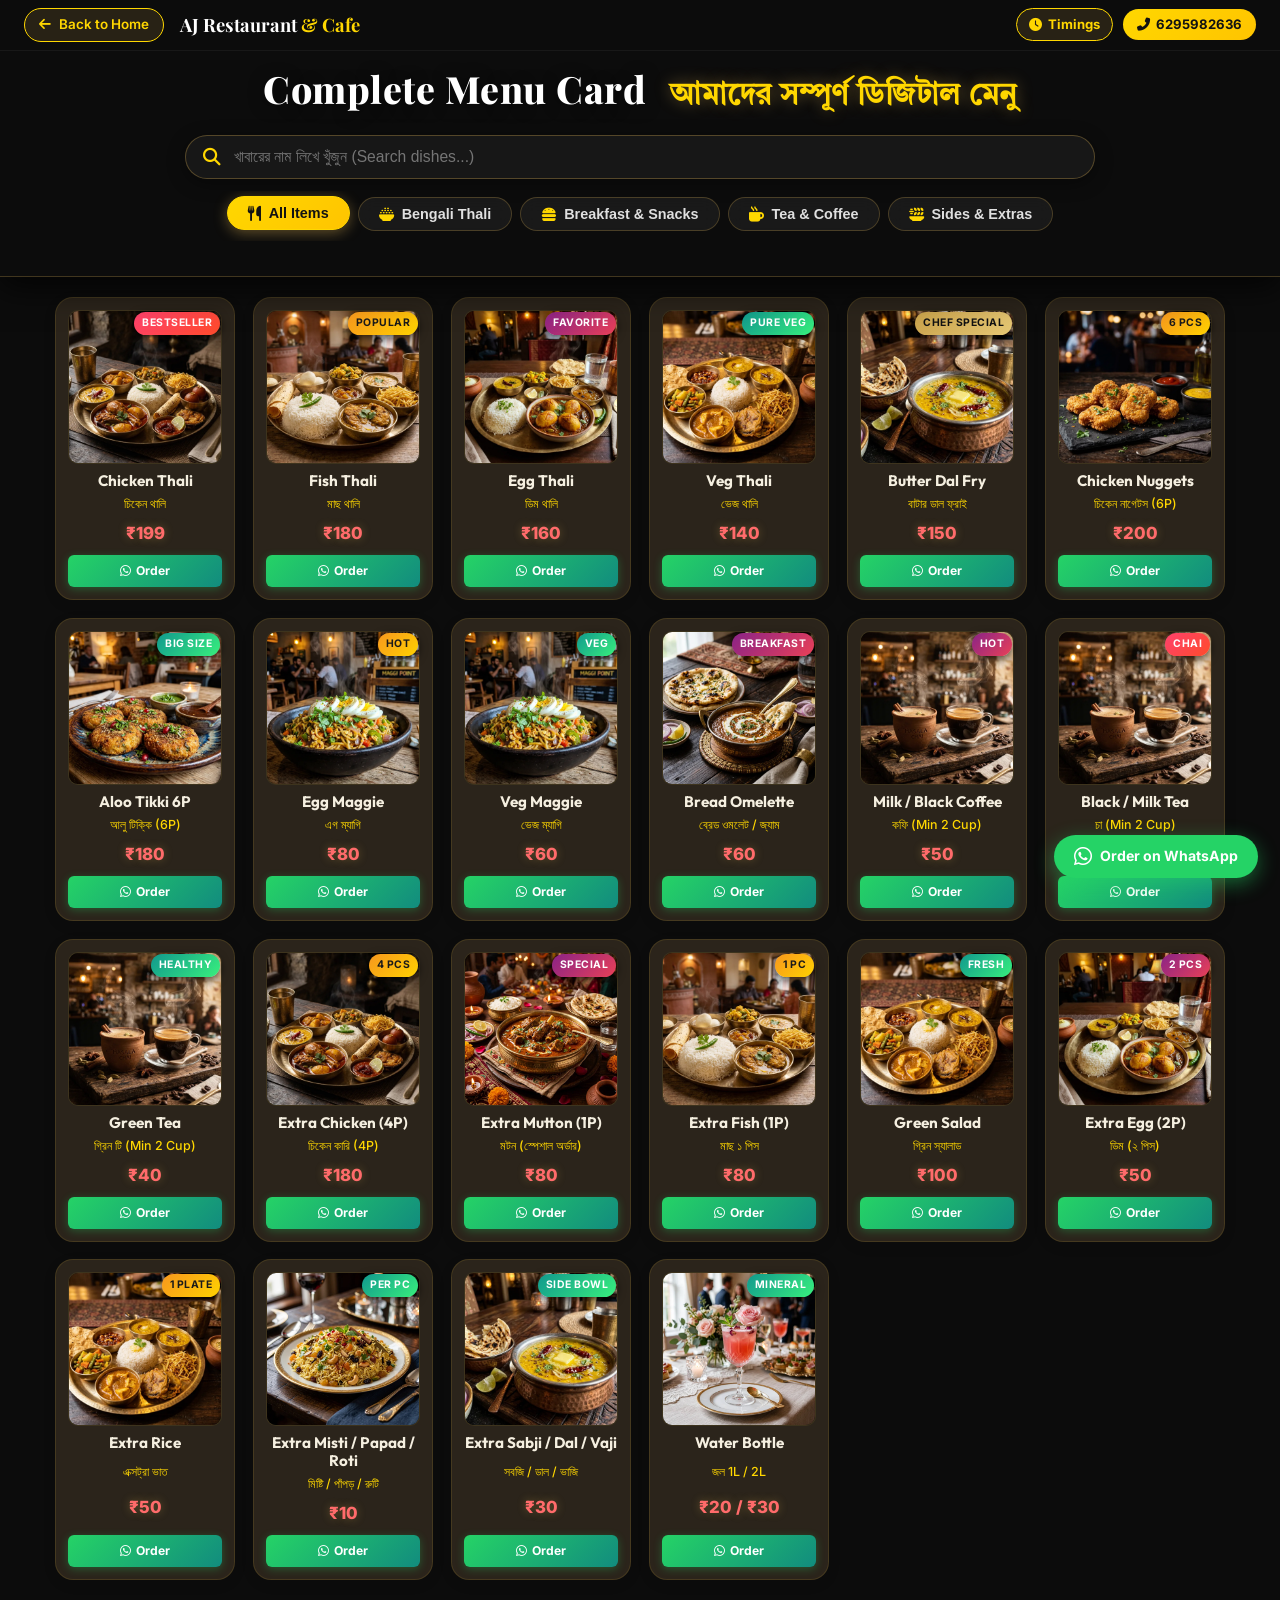
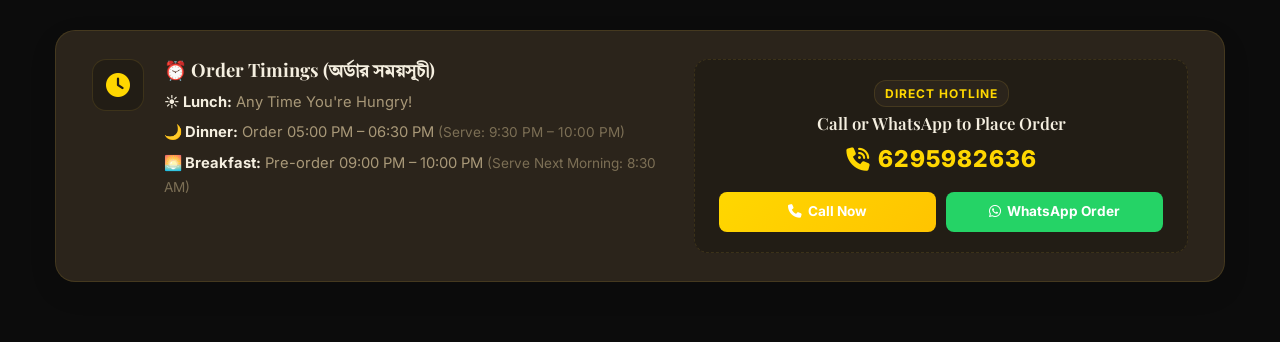
<file: menu.html>
﻿<!DOCTYPE html>
<html lang="bn">
<head>
    <meta charset="UTF-8">
    <meta name="viewport" content="width=device-width, initial-scale=1.0">
    <title>Full Menu Card | The Obed Cafe| সম্পূর্ণ মেনু</title>
    
    <!-- Meta Descriptions & SEO -->
    <meta name="description" content="Explore the full digital menu of The Obed Cafe. Bengali Thalis, Snacks, Tea, Coffee, Extras & Direct WhatsApp Ordering.">
    <meta name="theme-color" content="#c9a24b">
    
    <!-- Fonts -->
    <link rel="preconnect" href="https://fonts.googleapis.com">
    <link rel="preconnect" href="https://fonts.gstatic.com" crossorigin>
    <link href="https://fonts.googleapis.com/css2?family=Cinzel:wght@500;700;900&family=Inter:wght@300;400;500;600;700;800&family=Outfit:wght@400;500;600;700;800&family=Playfair+Display:ital,wght@0,600;0,700;0,900;1,600&family=Tiro+Bangla:ital@0;1&display=swap" rel="stylesheet">
    
    <!-- Font Awesome -->
    <link rel="stylesheet" href="https://cdnjs.cloudflare.com/ajax/libs/font-awesome/6.5.1/css/all.min.css">
    
    <!-- Main Style -->
    <link rel="stylesheet" href="styles.css">

    <style>
        /* Specific Styles for Compact Full Menu Page */
        .full-menu-page {
            background-color: #0c0c0c;
            color: #ffffff;
            min-height: 100vh;
        }

        /* Sticky Top Header Container (Nav + Hero + Search + Category Filter Tabs) */
        .sticky-menu-top-container {
            position: sticky;
            top: 0;
            z-index: 1000;
            background: rgba(13, 13, 13, 0.96);
            backdrop-filter: blur(20px);
            -webkit-backdrop-filter: blur(20px);
            border-bottom: 1.5px solid rgba(201, 162, 75, 0.28);
            box-shadow: 0 10px 30px rgba(0, 0, 0, 0.75);
        }

        .full-menu-nav {
            padding: 8px 24px;
            display: flex;
            align-items: center;
            justify-content: space-between;
            border-bottom: 1px solid rgba(255, 255, 255, 0.05);
        }

        .full-menu-nav-left {
            display: flex;
            align-items: center;
            gap: 16px;
        }

        .nav-back-btn {
            display: inline-flex;
            align-items: center;
            gap: 8px;
            background: rgba(201, 162, 75, 0.15);
            border: 1px solid var(--accent-gold);
            color: var(--accent-gold);
            padding: 5px 14px;
            border-radius: 25px;
            text-decoration: none;
            font-weight: 600;
            font-size: 0.84rem;
            transition: all 0.3s ease;
        }

        .nav-back-btn:hover {
            background: var(--accent-gold);
            color: #121212;
            transform: translateX(-3px);
            box-shadow: 0 0 15px rgba(201, 162, 75, 0.5);
        }

        .full-menu-logo-title {
            font-family: 'Playfair Display', serif;
            font-size: 1.15rem;
            font-weight: 700;
            color: #ffffff;
        }

        .full-menu-logo-title span {
            color: var(--accent-gold);
        }

        .full-menu-nav-right {
            display: flex;
            align-items: center;
            gap: 10px;
        }

        .nav-timing-btn {
            display: inline-flex;
            align-items: center;
            gap: 6px;
            background: rgba(201, 162, 75, 0.15);
            border: 1px solid var(--accent-gold);
            color: var(--accent-gold);
            padding: 5px 12px;
            border-radius: 25px;
            text-decoration: none;
            font-weight: 700;
            font-size: 0.82rem;
            transition: all 0.3s ease;
        }

        .nav-timing-btn:hover {
            background: var(--accent-gold);
            color: #121212;
            transform: translateY(-2px);
            box-shadow: 0 0 15px rgba(201, 162, 75, 0.5);
        }

        .nav-call-btn {
            display: inline-flex;
            align-items: center;
            gap: 6px;
            background: linear-gradient(135deg, var(--accent-gold), var(--accent-amber));
            color: #121212;
            padding: 5px 14px;
            border-radius: 25px;
            text-decoration: none;
            font-weight: 700;
            font-size: 0.82rem;
            transition: all 0.3s ease;
        }

        .nav-call-btn:hover {
            transform: translateY(-2px);
            box-shadow: 0 4px 15px rgba(201, 162, 75, 0.5);
        }

        /* Full Menu Hero Header (Enlarged & Prominent) */
        .full-menu-hero {
            text-align: center;
            padding: 14px 20px 10px;
            position: relative;
        }

        .full-menu-hero h1 {
            font-family: 'Playfair Display', serif;
            font-size: 2.35rem;
            font-weight: 800;
            color: #ffffff;
            margin-bottom: 0;
            line-height: 1.25;
            letter-spacing: 0.5px;
            text-shadow: 0 2px 15px rgba(0, 0, 0, 0.5);
        }

        .full-menu-hero h1 .bengali-heading {
            color: var(--accent-gold);
            display: inline-block;
            font-size: 1.85rem;
            margin-left: 14px;
            font-family: 'Tiro Bangla', serif;
            font-weight: 700;
            text-shadow: 0 0 16px rgba(201, 162, 75, 0.45);
        }

        .full-menu-hero p {
            display: none;
        }

        /* Search & Filter Controls (Spacious & Longer) */
        .menu-control-bar {
            max-width: 950px;
            margin: 0 auto;
            padding: 10px 20px 15px;
        }

        .search-box-wrapper {
            position: relative;
            margin-bottom: 12px;
        }

        .search-box-wrapper input {
            width: 100%;
            background: rgba(24, 24, 24, 0.96);
            border: 1.5px solid rgba(201, 162, 75, 0.35);
            padding: 12px 20px 12px 48px;
            border-radius: 30px;
            color: #ffffff;
            font-size: 0.98rem;
            outline: none;
            transition: all 0.3s ease;
            box-shadow: 0 4px 18px rgba(0, 0, 0, 0.4);
        }

        .search-box-wrapper input:focus {
            border-color: var(--accent-gold);
            box-shadow: 0 0 20px rgba(201, 162, 75, 0.45);
            background: rgba(32, 32, 32, 0.98);
        }

        .search-box-wrapper i {
            position: absolute;
            left: 18px;
            top: 50%;
            transform: translateY(-50%);
            color: var(--accent-gold);
            font-size: 1.1rem;
        }

        .menu-category-tabs {
            touch-action: pan-x pan-y;
            overscroll-behavior-x: contain;
            display: flex;
            justify-content: center;
            flex-wrap: wrap;
            gap: 10px;
            margin: 0;
        }

        .menu-tab-btn {
            background: rgba(30, 30, 30, 0.75);
            border: 1.5px solid rgba(201, 162, 75, 0.28);
            color: #e0e0e0;
            padding: 8px 20px;
            border-radius: 25px;
            font-size: 0.9rem;
            font-weight: 600;
            cursor: pointer;
            backdrop-filter: blur(8px);
            transition: all 0.25s ease;
            display: inline-flex;
            align-items: center;
            gap: 8px;
        }

        .menu-tab-btn i {
            color: var(--accent-gold);
            font-size: 0.95rem;
            transition: transform 0.3s ease;
        }

        .menu-tab-btn:hover {
            border-color: var(--accent-gold);
            color: #ffffff;
            background: rgba(201, 162, 75, 0.18);
            transform: translateY(-2px);
            box-shadow: 0 4px 15px rgba(201, 162, 75, 0.25);
        }

        .menu-tab-btn.active {
            background: linear-gradient(135deg, var(--accent-gold), var(--accent-amber));
            border-color: #ffd700;
            color: #121212;
            box-shadow: 0 3px 14px rgba(201, 162, 75, 0.45);
            transform: translateY(-1px);
        }

        .menu-tab-btn.active i {
            color: #121212;
        }

        /* Compact Grid for Full Menu */
        .compact-menu-grid-container {
            max-width: 1200px;
            margin: 20px auto 50px;
            padding: 0 15px;
        }

        .compact-grid {
            display: grid;
            grid-template-columns: repeat(auto-fill, minmax(180px, 1fr));
            gap: 18px;
        }

        /* Food Card styles matching index.html */
        .compact-grid .food-menu-card {
            flex: initial;
            width: 100%;
            animation: floatMenuItem 4.5s ease-in-out infinite alternate;
        }

        .compact-grid .food-menu-card.hidden {
            display: none !important;
        }

        /* No Results Message */
        #no-results-msg {
            text-align: center;
            padding: 50px 20px;
            font-size: 1.1rem;
            color: var(--accent-gold);
            display: none;
            grid-column: 1 / -1;
        }

        /* Floating Order Quick Dial */
        .floating-order-btn {
            position: fixed;
            bottom: 22px;
            right: 22px;
            z-index: 999;
            display: flex;
            align-items: center;
            gap: 8px;
            background: #25D366;
            color: #ffffff;
            padding: 10px 20px;
            border-radius: 35px;
            text-decoration: none;
            font-weight: 700;
            font-size: 0.88rem;
            box-shadow: 0 6px 20px rgba(37, 211, 102, 0.45);
            transition: all 0.3s ease;
            animation: pulseOrderBtn 2.5s infinite;
        }

        .floating-order-btn:hover {
            background: #1ebc59;
            transform: scale(1.06);
            box-shadow: 0 8px 25px rgba(37, 211, 102, 0.65);
        }

        @keyframes pulseOrderBtn {
            0%, 100% { transform: scale(1); }
            50% { transform: scale(1.04); }
        }

        @media (max-width: 600px) {
            .full-menu-nav {
                padding: 8px 12px;
            }
            .nav-back-btn span {
                display: none;
            }
            .full-menu-logo-title {
                font-size: 1.05rem;
            }
            .nav-timing-btn {
                padding: 4px 8px;
                font-size: 0.76rem;
            }
            .nav-timing-btn span {
                display: none;
            }
            .nav-call-btn {
                padding: 4px 10px;
                font-size: 0.76rem;
            }
            .full-menu-hero {
                padding: 10px 10px 4px;
            }
            .full-menu-hero h1 {
                font-size: 1.65rem;
            }
            .full-menu-hero h1 .bengali-heading {
                font-size: 1.35rem;
                display: block;
                margin-left: 0;
                margin-top: 4px;
            }
            .menu-control-bar {
                padding: 6px 12px 10px;
            }
            .search-box-wrapper {
                margin-bottom: 8px;
            }
            .search-box-wrapper input {
                padding: 9px 16px 9px 38px;
                font-size: 0.88rem;
                border-radius: 25px;
            }
            .search-box-wrapper i {
                left: 14px;
                font-size: 0.95rem;
            }
            .menu-category-tabs {
            touch-action: pan-x pan-y;
            overscroll-behavior-x: contain;
                gap: 6px;
                overflow-x: auto;
                flex-wrap: nowrap;
                justify-content: flex-start;
                padding-bottom: 4px;
                -webkit-overflow-scrolling: touch;
            }
            .menu-tab-btn {
                padding: 6px 14px;
                font-size: 0.8rem;
                border-radius: 20px;
                white-space: nowrap;
                flex-shrink: 0;
            }
            .compact-grid {
                grid-template-columns: repeat(2, 1fr);
                gap: 10px;
            }
            .compact-grid .food-menu-card {
                padding: 8px;
            }
            .food-title {
                font-size: 0.86rem;
            }
            .bengali-title {
                font-size: 0.72rem;
            }
            .food-price {
                font-size: 0.95rem;
            }
            .food-order-btn {
                padding: 5px 8px;
                font-size: 0.72rem;
            }
        }
    </style>
</head>
<body class="full-menu-page">

    <!-- Sticky Top Header (Navbar + Hero Title + Search Box + Filter Tabs) -->
    <div class="sticky-menu-top-container">
        <!-- Top Navigation Bar -->
        <nav class="full-menu-nav">
            <div class="full-menu-nav-left">
                <a href="index.html" class="nav-back-btn" title="Go back to Home Page">
                    <i class="fas fa-arrow-left"></i> <span>Back to Home</span>
                </a>
                <div class="full-menu-logo-title">
                    AJ Restaurant <span>& Cafe</span>
                </div>
            </div>
            <div class="full-menu-nav-right">
                <a href="#order-timings" class="nav-timing-btn" id="nav-timing-toggle-btn" title="Order Timings (অর্ডার সময়সূচী)">
                    <i class="fas fa-clock" id="nav-timing-icon"></i> <span id="nav-timing-text">Timings</span>
                </a>
                <a href="tel:6295982636" class="nav-call-btn">
                    <i class="fas fa-phone-alt"></i> <span>6295982636</span>
                </a>
            </div>
        </nav>

        <!-- Hero Header -->
        <header class="full-menu-hero">
            <h1>Complete Menu Card <span class="bengali-heading">আমাদের সম্পূর্ণ ডিজিটাল মেনু</span></h1>
        </header>

        <!-- Search Bar & Category Filter Tabs -->
        <div class="menu-control-bar">
            <div class="search-box-wrapper">
                <i class="fas fa-search"></i>
                <input type="text" id="menu-search-input" placeholder="খাবারের নাম লিখে খুঁজুন (Search dishes...)" autocomplete="off">
            </div>

            <div class="menu-category-tabs">
                <button class="menu-tab-btn active" data-category="all">
                    <i class="fas fa-utensils"></i> All Items
                </button>
                <button class="menu-tab-btn" data-category="thali">
                    <i class="fas fa-bowl-rice"></i> Bengali Thali
                </button>
                <button class="menu-tab-btn" data-category="snacks">
                    <i class="fas fa-burger"></i> Breakfast & Snacks
                </button>
                <button class="menu-tab-btn" data-category="beverages">
                    <i class="fas fa-mug-hot"></i> Tea & Coffee
                </button>
                <button class="menu-tab-btn" data-category="extras">
                    <i class="fas fa-plate-wheat"></i> Sides & Extras
                </button>
            </div>
        </div>
    </div>

    <!-- Compact Full Menu Grid -->
    <main class="compact-menu-grid-container">
        <div class="compact-grid" id="full-menu-grid">

            <!-- 1. Chicken Thali -->
            <div class="food-menu-card" data-category="thali" data-keywords="chicken thali murgi murgir mangsho rice dal sabji thali">
                <div class="food-card-badge bestseller">Bestseller</div>
                <div class="food-card-img-box">
                    <img src="assets/menu_chicken_thali.webp" alt="Chicken Thali" loading="lazy">
                </div>
                <div class="food-card-body">
                    <h3 class="food-title">Chicken Thali</h3>
                    <span class="bengali-title">চিকেন থালি</span>
                    <span class="food-price">₹199</span>
                    <a href="https://wa.me/918389915305?text=Hi%20AJ%20Restaurant,%20I%20want%20to%20order%20Chicken%20Thali%20(₹199)" target="_blank" class="food-order-btn">
                        <i class="fab fa-whatsapp"></i> Order
                    </a>
                </div>
            </div>

            <!-- 2. Fish Thali -->
            <div class="food-menu-card" data-category="thali" data-keywords="fish thali macher thali mach jhol rui katla rice dal thali">
                <div class="food-card-badge popular">Popular</div>
                <div class="food-card-img-box">
                    <img src="assets/menu_fish_thali.webp" alt="Fish Thali" loading="lazy">
                </div>
                <div class="food-card-body">
                    <h3 class="food-title">Fish Thali</h3>
                    <span class="bengali-title">মাছ থালি</span>
                    <span class="food-price">₹180</span>
                    <a href="https://wa.me/918389915305?text=Hi%20AJ%20Restaurant,%20I%20want%20to%20order%20Fish%20Thali%20(₹180)" target="_blank" class="food-order-btn">
                        <i class="fab fa-whatsapp"></i> Order
                    </a>
                </div>
            </div>

            <!-- 3. Egg Thali -->
            <div class="food-menu-card" data-category="thali" data-keywords="egg thali dimer thali dim kosha rice dal thali">
                <div class="food-card-badge special">Favorite</div>
                <div class="food-card-img-box">
                    <img src="assets/menu_egg_thali.webp" alt="Egg Thali" loading="lazy">
                </div>
                <div class="food-card-body">
                    <h3 class="food-title">Egg Thali</h3>
                    <span class="bengali-title">ডিম থালি</span>
                    <span class="food-price">₹160</span>
                    <a href="https://wa.me/918389915305?text=Hi%20AJ%20Restaurant,%20I%20want%20to%20order%20Egg%20Thali%20(₹160)" target="_blank" class="food-order-btn">
                        <i class="fab fa-whatsapp"></i> Order
                    </a>
                </div>
            </div>

            <!-- 4. Veg Thali -->
            <div class="food-menu-card" data-category="thali" data-keywords="veg thali niramish thali paneer dal sabji rice mishti doi">
                <div class="food-card-badge pure-veg">Pure Veg</div>
                <div class="food-card-img-box">
                    <img src="assets/menu_veg_thali.webp" alt="Veg Thali" loading="lazy">
                </div>
                <div class="food-card-body">
                    <h3 class="food-title">Veg Thali</h3>
                    <span class="bengali-title">ভেজ থালি</span>
                    <span class="food-price">₹140</span>
                    <a href="https://wa.me/918389915305?text=Hi%20AJ%20Restaurant,%20I%20want%20to%20order%20Veg%20Thali%20(₹140)" target="_blank" class="food-order-btn">
                        <i class="fab fa-whatsapp"></i> Order
                    </a>
                </div>
            </div>

            <!-- 5. Butter Dal Fry -->
            <div class="food-menu-card" data-category="extras" data-keywords="butter dal fry yellow dal tadka veg">
                <div class="food-card-badge chef">Chef Special</div>
                <div class="food-card-img-box">
                    <img src="assets/menu_butter_dal_fry.webp" alt="Butter Dal Fry" loading="lazy">
                </div>
                <div class="food-card-body">
                    <h3 class="food-title">Butter Dal Fry</h3>
                    <span class="bengali-title">বাটার ডাল ফ্রাই</span>
                    <span class="food-price">₹150</span>
                    <a href="https://wa.me/918389915305?text=Hi%20AJ%20Restaurant,%20I%20want%20to%20order%20Butter%20Dal%20Fry%20(₹150)" target="_blank" class="food-order-btn">
                        <i class="fab fa-whatsapp"></i> Order
                    </a>
                </div>
            </div>

            <!-- 6. Chicken Nuggets (6P) -->
            <div class="food-menu-card" data-category="snacks" data-keywords="chicken nuggets 6p fried snacks non-veg">
                <div class="food-card-badge popular">6 Pcs</div>
                <div class="food-card-img-box">
                    <img src="assets/menu_chicken_nuggets.webp" alt="Chicken Nuggets" loading="lazy">
                </div>
                <div class="food-card-body">
                    <h3 class="food-title">Chicken Nuggets</h3>
                    <span class="bengali-title">চিকেন নাগেটস (6P)</span>
                    <span class="food-price">₹200</span>
                    <a href="https://wa.me/918389915305?text=Hi%20AJ%20Restaurant,%20I%20want%20to%20order%20Chicken%20Nuggets%20(₹200)" target="_blank" class="food-order-btn">
                        <i class="fab fa-whatsapp"></i> Order
                    </a>
                </div>
            </div>

            <!-- 7. Aloo Tikki Big Size (6P) -->
            <div class="food-menu-card" data-category="snacks" data-keywords="aloo tikki potato cutlet snacks big size veg">
                <div class="food-card-badge pure-veg">Big Size</div>
                <div class="food-card-img-box">
                    <img src="assets/menu_aloo_tikki.webp" alt="Aloo Tikki Big Size" loading="lazy">
                </div>
                <div class="food-card-body">
                    <h3 class="food-title">Aloo Tikki 6P</h3>
                    <span class="bengali-title">আলু টিক্কি (6P)</span>
                    <span class="food-price">₹180</span>
                    <a href="https://wa.me/918389915305?text=Hi%20AJ%20Restaurant,%20I%20want%20to%20order%20Aloo%20Tikki%20(₹180)" target="_blank" class="food-order-btn">
                        <i class="fab fa-whatsapp"></i> Order
                    </a>
                </div>
            </div>

            <!-- 8. Egg Maggie -->
            <div class="food-menu-card" data-category="snacks" data-keywords="egg maggie noodles masala snacks">
                <div class="food-card-badge popular">Hot</div>
                <div class="food-card-img-box">
                    <img src="assets/menu_egg_maggie.webp" alt="Egg Maggie" loading="lazy">
                </div>
                <div class="food-card-body">
                    <h3 class="food-title">Egg Maggie</h3>
                    <span class="bengali-title">এগ ম্যাগি</span>
                    <span class="food-price">₹80</span>
                    <a href="https://wa.me/918389915305?text=Hi%20AJ%20Restaurant,%20I%20want%20to%20order%20Egg%20Maggie%20(₹80)" target="_blank" class="food-order-btn">
                        <i class="fab fa-whatsapp"></i> Order
                    </a>
                </div>
            </div>

            <!-- 9. Veg Maggie -->
            <div class="food-menu-card" data-category="snacks" data-keywords="veg maggie masala noodles snacks vegetarian">
                <div class="food-card-badge pure-veg">Veg</div>
                <div class="food-card-img-box">
                    <img src="assets/menu_egg_maggie.webp" alt="Veg Maggie" loading="lazy">
                </div>
                <div class="food-card-body">
                    <h3 class="food-title">Veg Maggie</h3>
                    <span class="bengali-title">ভেজ ম্যাগি</span>
                    <span class="food-price">₹60</span>
                    <a href="https://wa.me/918389915305?text=Hi%20AJ%20Restaurant,%20I%20want%20to%20order%20Veg%20Maggie%20(₹60)" target="_blank" class="food-order-btn">
                        <i class="fab fa-whatsapp"></i> Order
                    </a>
                </div>
            </div>

            <!-- 10. Bread Omelette / Jam / Butter -->
            <div class="food-menu-card" data-category="snacks" data-keywords="bread omelette jam butter breakfast toast egg">
                <div class="food-card-badge special">Breakfast</div>
                <div class="food-card-img-box">
                    <img src="assets/menu6.webp" alt="Bread Omelette Jam Butter" loading="lazy">
                </div>
                <div class="food-card-body">
                    <h3 class="food-title">Bread Omelette</h3>
                    <span class="bengali-title">ব্রেড ওমলেট / জ্যাম</span>
                    <span class="food-price">₹60</span>
                    <a href="https://wa.me/918389915305?text=Hi%20AJ%20Restaurant,%20I%20want%20to%20order%20Bread%20Omelette%20(₹60)" target="_blank" class="food-order-btn">
                        <i class="fab fa-whatsapp"></i> Order
                    </a>
                </div>
            </div>

            <!-- 11. Milk / Black Coffee -->
            <div class="food-menu-card" data-category="beverages" data-keywords="coffee milk coffee black coffee hot drink beverages espresso">
                <div class="food-card-badge special">Hot</div>
                <div class="food-card-img-box">
                    <img src="assets/menu_tea_coffee.webp" alt="Milk and Black Coffee" loading="lazy">
                </div>
                <div class="food-card-body">
                    <h3 class="food-title">Milk / Black Coffee</h3>
                    <span class="bengali-title">কফি (Min 2 Cup)</span>
                    <span class="food-price">₹50</span>
                    <a href="https://wa.me/918389915305?text=Hi%20AJ%20Restaurant,%20I%20want%20to%20order%20Coffee" target="_blank" class="food-order-btn">
                        <i class="fab fa-whatsapp"></i> Order
                    </a>
                </div>
            </div>

            <!-- 12. Black / Milk Tea -->
            <div class="food-menu-card" data-category="beverages" data-keywords="tea chai milk tea black tea masala chai beverage">
                <div class="food-card-badge bestseller">Chai</div>
                <div class="food-card-img-box">
                    <img src="assets/menu_tea_coffee.webp" alt="Black and Milk Tea" loading="lazy">
                </div>
                <div class="food-card-body">
                    <h3 class="food-title">Black / Milk Tea</h3>
                    <span class="bengali-title">চা (Min 2 Cup)</span>
                    <span class="food-price">₹25</span>
                    <a href="https://wa.me/918389915305?text=Hi%20AJ%20Restaurant,%20I%20want%20to%20order%20Tea" target="_blank" class="food-order-btn">
                        <i class="fab fa-whatsapp"></i> Order
                    </a>
                </div>
            </div>

            <!-- 13. Green Tea -->
            <div class="food-menu-card" data-category="beverages" data-keywords="green tea healthy detox hot beverage">
                <div class="food-card-badge pure-veg">Healthy</div>
                <div class="food-card-img-box">
                    <img src="assets/menu_tea_coffee.webp" alt="Green Tea" loading="lazy">
                </div>
                <div class="food-card-body">
                    <h3 class="food-title">Green Tea</h3>
                    <span class="bengali-title">গ্রিন টি (Min 2 Cup)</span>
                    <span class="food-price">₹40</span>
                    <a href="https://wa.me/918389915305?text=Hi%20AJ%20Restaurant,%20I%20want%20to%20order%20Green%20Tea" target="_blank" class="food-order-btn">
                        <i class="fab fa-whatsapp"></i> Order
                    </a>
                </div>
            </div>

            <!-- 14. Extra Chicken (4P) -->
            <div class="food-menu-card" data-category="extras" data-keywords="extra chicken 4p murgir mangsho chicken curry side non-veg">
                <div class="food-card-badge popular">4 Pcs</div>
                <div class="food-card-img-box">
                    <img src="assets/menu_chicken_thali.webp" alt="Extra Chicken 4P" loading="lazy">
                </div>
                <div class="food-card-body">
                    <h3 class="food-title">Extra Chicken (4P)</h3>
                    <span class="bengali-title">চিকেন কারি (4P)</span>
                    <span class="food-price">₹180</span>
                    <a href="https://wa.me/918389915305?text=Hi%20AJ%20Restaurant,%20I%20want%20to%20order%20Extra%20Chicken%204P%20(₹180)" target="_blank" class="food-order-btn">
                        <i class="fab fa-whatsapp"></i> Order
                    </a>
                </div>
            </div>

            <!-- 15. Extra Mutton (1P - Special Order) -->
            <div class="food-menu-card" data-category="extras" data-keywords="extra mutton 1p khasi mangsho mutton kosha special non-veg">
                <div class="food-card-badge special">Special</div>
                <div class="food-card-img-box">
                    <img src="assets/menu3.webp" alt="Extra Mutton 1P" loading="lazy">
                </div>
                <div class="food-card-body">
                    <h3 class="food-title">Extra Mutton (1P)</h3>
                    <span class="bengali-title">মটন (স্পেশাল অর্ডার)</span>
                    <span class="food-price">₹80</span>
                    <a href="https://wa.me/918389915305?text=Hi%20AJ%20Restaurant,%20I%20want%20to%20order%20Extra%20Mutton%20(₹80)" target="_blank" class="food-order-btn">
                        <i class="fab fa-whatsapp"></i> Order
                    </a>
                </div>
            </div>

            <!-- 16. Extra Fish (1P) -->
            <div class="food-menu-card" data-category="extras" data-keywords="extra fish 1p macher jhol rui katla side non-veg">
                <div class="food-card-badge popular">1 Pc</div>
                <div class="food-card-img-box">
                    <img src="assets/menu_fish_thali.webp" alt="Extra Fish 1P" loading="lazy">
                </div>
                <div class="food-card-body">
                    <h3 class="food-title">Extra Fish (1P)</h3>
                    <span class="bengali-title">মাছ ১ পিস</span>
                    <span class="food-price">₹80</span>
                    <a href="https://wa.me/918389915305?text=Hi%20AJ%20Restaurant,%20I%20want%20to%20order%20Extra%20Fish%20(₹80)" target="_blank" class="food-order-btn">
                        <i class="fab fa-whatsapp"></i> Order
                    </a>
                </div>
            </div>

            <!-- 17. Green Salad -->
            <div class="food-menu-card" data-category="extras" data-keywords="green salad cucumber tomato onion lemon salad veg">
                <div class="food-card-badge pure-veg">Fresh</div>
                <div class="food-card-img-box">
                    <img src="assets/menu_veg_thali.webp" alt="Green Salad" loading="lazy">
                </div>
                <div class="food-card-body">
                    <h3 class="food-title">Green Salad</h3>
                    <span class="bengali-title">গ্রিন স্যালাড</span>
                    <span class="food-price">₹100</span>
                    <a href="https://wa.me/918389915305?text=Hi%20AJ%20Restaurant,%20I%20want%20to%20order%20Green%20Salad%20(₹100)" target="_blank" class="food-order-btn">
                        <i class="fab fa-whatsapp"></i> Order
                    </a>
                </div>
            </div>

            <!-- 18. Extra Egg (2P) -->
            <div class="food-menu-card" data-category="extras" data-keywords="extra egg 2p dim egg curry side non-veg">
                <div class="food-card-badge special">2 Pcs</div>
                <div class="food-card-img-box">
                    <img src="assets/menu_egg_thali.webp" alt="Extra Egg 2P" loading="lazy">
                </div>
                <div class="food-card-body">
                    <h3 class="food-title">Extra Egg (2P)</h3>
                    <span class="bengali-title">ডিম (২ পিস)</span>
                    <span class="food-price">₹50</span>
                    <a href="https://wa.me/918389915305?text=Hi%20AJ%20Restaurant,%20I%20want%20to%20order%20Extra%20Egg%202P%20(₹50)" target="_blank" class="food-order-btn">
                        <i class="fab fa-whatsapp"></i> Order
                    </a>
                </div>
            </div>

            <!-- 19. Extra Rice -->
            <div class="food-menu-card" data-category="extras" data-keywords="extra rice bhat rice portion veg side">
                <div class="food-card-badge popular">1 Plate</div>
                <div class="food-card-img-box">
                    <img src="assets/menu_veg_thali.webp" alt="Extra Rice" loading="lazy">
                </div>
                <div class="food-card-body">
                    <h3 class="food-title">Extra Rice</h3>
                    <span class="bengali-title">এক্সট্রা ভাত</span>
                    <span class="food-price">₹50</span>
                    <a href="https://wa.me/918389915305?text=Hi%20AJ%20Restaurant,%20I%20want%20to%20order%20Extra%20Rice%20(₹50)" target="_blank" class="food-order-btn">
                        <i class="fab fa-whatsapp"></i> Order
                    </a>
                </div>
            </div>

            <!-- 20. Extra Misti / Papad / Roti -->
            <div class="food-menu-card" data-category="extras" data-keywords="extra misti papad roti sweet flatbread side">
                <div class="food-card-badge pure-veg">Per Pc</div>
                <div class="food-card-img-box">
                    <img src="assets/menu2.webp" alt="Extra Misti Papad Roti" loading="lazy">
                </div>
                <div class="food-card-body">
                    <h3 class="food-title">Extra Misti / Papad / Roti</h3>
                    <span class="bengali-title">মিষ্টি / পাঁপড় / রুটি</span>
                    <span class="food-price">₹10</span>
                    <a href="https://wa.me/918389915305?text=Hi%20AJ%20Restaurant,%20I%20want%20to%20order%20Extra%20Misti%20Papad%20Roti%20(₹10)" target="_blank" class="food-order-btn">
                        <i class="fab fa-whatsapp"></i> Order
                    </a>
                </div>
            </div>

            <!-- 21. Extra Sabji / Dal / Vaji -->
            <div class="food-menu-card" data-category="extras" data-keywords="extra sabji dal vaji butter dal fry veg side">
                <div class="food-card-badge pure-veg">Side Bowl</div>
                <div class="food-card-img-box">
                    <img src="assets/menu_butter_dal_fry.webp" alt="Extra Sabji Dal Vaji" loading="lazy">
                </div>
                <div class="food-card-body">
                    <h3 class="food-title">Extra Sabji / Dal / Vaji</h3>
                    <span class="bengali-title">সবজি / ডাল / ভাজি</span>
                    <span class="food-price">₹30</span>
                    <a href="https://wa.me/918389915305?text=Hi%20AJ%20Restaurant,%20I%20want%20to%20order%20Extra%20Sabji%20Dal%20Vaji%20(₹30)" target="_blank" class="food-order-btn">
                        <i class="fab fa-whatsapp"></i> Order
                    </a>
                </div>
            </div>

            <!-- 20. Packaged Water Bottle (1L / 2L) -->
            <div class="food-menu-card" data-category="beverages" data-keywords="water bottle 1l 2l mineral water drink">
                <div class="food-card-badge pure-veg">Mineral</div>
                <div class="food-card-img-box">
                    <img src="assets/menu5.webp" alt="Packaged Water Bottle" loading="lazy">
                </div>
                <div class="food-card-body">
                    <h3 class="food-title">Water Bottle</h3>
                    <span class="bengali-title">জল 1L / 2L</span>
                    <span class="food-price">₹20 / ₹30</span>
                    <a href="https://wa.me/918389915305?text=Hi%20AJ%20Restaurant,%20I%20want%20to%20order%20Water%20Bottle" target="_blank" class="food-order-btn">
                        <i class="fab fa-whatsapp"></i> Order
                    </a>
                </div>
            </div>

        </div>

        <!-- No Results Fallback -->
        <div id="no-results-msg">
            <i class="fas fa-search" style="font-size: 2.5rem; margin-bottom: 12px; display: block;"></i>
            <p>আপনার খোঁজা অনুযায়ী কোনো খাবার পাওয়া যায়নি। অন্য কিছু লিখে খুঁজুন।</p>
        </div>
    </main>

    <!-- Order Timings Banner -->
    <div id="order-timings" style="max-width: 1200px; margin: 0 auto 60px; padding: 0 15px; scroll-margin-top: 170px;">
        <div class="order-info-banner glassmorphism">
            <div class="order-timing-card">
                <div class="timing-icon"><i class="fas fa-clock"></i></div>
                <div class="timing-details">
                    <h4>⏰ Order Timings (অর্ডার সময়সূচী)</h4>
                    <ul>
                        <li><strong>☀️ Lunch:</strong> Any Time You're Hungry!</li>
                        <li><strong>🌙 Dinner:</strong> Order 05:00 PM – 06:30 PM <span class="serve-time">(Serve: 9:30 PM – 10:00 PM)</span></li>
                        <li><strong>🌅 Breakfast:</strong> Pre-order 09:00 PM – 10:00 PM <span class="serve-time">(Serve Next Morning: 8:30 AM)</span></li>
                    </ul>
                </div>
            </div>
            
            <div class="order-call-box">
                <div class="call-badge">Direct Hotline</div>
                <h3>Call or WhatsApp to Place Order</h3>
                <a href="tel:6295982636" class="order-phone-link">
                    <i class="fas fa-phone-volume"></i> 6295982636
                </a>
                <div class="quick-action-btns">
                    <a href="tel:6295982636" class="direct-call-btn">
                        <i class="fas fa-phone"></i> Call Now
                    </a>
                    <a href="https://wa.me/918389915305?text=Hello%20AJ%20Restaurant,%20I%20want%20to%20place%20an%20order!" target="_blank" class="direct-wp-btn">
                        <i class="fab fa-whatsapp"></i> WhatsApp Order
                    </a>
                </div>
            </div>
        </div>
    </div>

    <!-- Floating Direct WhatsApp Button -->
    <a href="https://wa.me/918389915305?text=Hello%20AJ%20Restaurant,%20I%20want%20to%20order%20food!" target="_blank" class="floating-order-btn" title="Direct WhatsApp Order">
        <i class="fab fa-whatsapp" style="font-size: 1.3rem;"></i> <span>Order on WhatsApp</span>
    </a>

    <!-- JavaScript for Live Search & Category Filtering -->
    <script>
        document.addEventListener('DOMContentLoaded', () => {
            const searchInput = document.getElementById('menu-search-input');
            const categoryTabs = document.querySelectorAll('.menu-tab-btn');
            const foodCards = document.querySelectorAll('.food-menu-card');
            const noResultsMsg = document.getElementById('no-results-msg');

            let activeCategory = 'all';

            function filterMenu() {
                const query = searchInput.value.toLowerCase().trim();
                let visibleCount = 0;

                foodCards.forEach(card => {
                    const cardCategory = card.getAttribute('data-category');
                    const keywords = (card.getAttribute('data-keywords') || '') + ' ' + card.innerText.toLowerCase();

                    const matchesCategory = (activeCategory === 'all' || cardCategory === activeCategory);
                    const matchesSearch = query === '' || keywords.includes(query);

                    if (matchesCategory && matchesSearch) {
                        card.classList.remove('hidden');
                        visibleCount++;
                    } else {
                        card.classList.add('hidden');
                    }
                });

                if (visibleCount === 0) {
                    noResultsMsg.style.display = 'block';
                } else {
                    noResultsMsg.style.display = 'none';
                }
            }

            // Category Tab Clicks
            categoryTabs.forEach(tab => {
                tab.addEventListener('click', () => {
                    categoryTabs.forEach(t => t.classList.remove('active'));
                    tab.classList.add('active');
                    activeCategory = tab.getAttribute('data-category');
                    const tabsContainer = tab.closest('.menu-category-tabs');
                    if (tabsContainer) {
                        const targetScroll = tab.offsetLeft - (tabsContainer.clientWidth / 2) + (tab.offsetWidth / 2);
                        tabsContainer.scrollTo({ left: targetScroll, behavior: 'smooth' });
                    }
                    filterMenu();
                });
            });

            // Search Input Live Filter
            searchInput.addEventListener('input', () => {
                filterMenu();
            });

            // ============================================================
            // TWO-WAY TOGGLE SCROLL (Click to go to Timings, Click again to go to Top)
            // ============================================================
            const timingToggleBtn = document.getElementById('nav-timing-toggle-btn');
            const timingIcon = document.getElementById('nav-timing-icon');
            const timingText = document.getElementById('nav-timing-text');
            const orderTimingsSection = document.getElementById('order-timings');

            function isNearTimingsSection() {
                if (!orderTimingsSection) return false;
                const rect = orderTimingsSection.getBoundingClientRect();
                return rect.top <= window.innerHeight * 0.75;
            }

            if (timingToggleBtn && orderTimingsSection) {
                timingToggleBtn.addEventListener('click', (e) => {
                    e.preventDefault();
                    if (isNearTimingsSection()) {
                        // If already at Timings section -> Smoothly scroll back to TOP
                        window.scrollTo({ top: 0, behavior: 'smooth' });
                    } else {
                        // Smoothly scroll DOWN to Order Timings section
                        orderTimingsSection.scrollIntoView({ behavior: 'smooth', block: 'start' });
                    }
                });

                // Dynamically update button icon/text when user scrolls near timings
                window.addEventListener('scroll', () => {
                    if (isNearTimingsSection()) {
                        timingToggleBtn.classList.add('at-bottom');
                        if (timingIcon) timingIcon.className = 'fas fa-arrow-up';
                        if (timingText) timingText.innerText = 'Top';
                        timingToggleBtn.title = 'Scroll back to Top (উপরে ফিরে যান)';
                    } else {
                        timingToggleBtn.classList.remove('at-bottom');
                        if (timingIcon) timingIcon.className = 'fas fa-clock';
                        if (timingText) timingText.innerText = 'Timings';
                        timingToggleBtn.title = 'Order Timings (অর্ডার সময়সূচী)';
                    }
                }, { passive: true });
            }
        });
    </script>
</body>
</html>
</file>
<file: styles.css>
﻿/* ============================================================
   THE OBED CAFE — Premium Modern Theme
   ============================================================ */

@import url('https://fonts.googleapis.com/css2?family=Playfair+Display:wght@400;600;700;800&family=Outfit:wght@300;400;600;800&family=Inter:wght@300;400;500;600&display=swap');

/* ---- CSS Variables ---- */
:root {
    --bg-deep:       #1A1610;
    --bg-dark:       #221d15;
    --bg-card:       #2b241b;
    --bg-card2:      #352d21;
    --accent-gold:   #FFD700;
    --accent-amber:  #ffc400;
    --accent-light:  #ffeb80;
    --accent-red:    #ff6b6b; /* Warm Coral */
    --accent-warm:   #ff8585;
    --text-primary:  #F5EFE0;
    --text-secondary:#A89878;
    --text-muted:    #7c6f55;
    --glass-bg:      rgba(255, 215, 0, 0.03);
    --glass-border:  rgba(212, 175, 55, 0.15);
    --glass-shadow:  0 8px 40px rgba(0, 0, 0, 0.5);
    --glow-gold:     0 0 25px rgba(255, 215, 0, 0.25);
    --radius-sm:     8px;
    --radius-md:     16px;
    --radius-lg:     24px;
    --transition:    all 0.4s cubic-bezier(0.4, 0, 0.2, 1);
}

/* ---- Reset ---- */
*, *::before, *::after {
    margin: 0;
    padding: 0;
    box-sizing: border-box;
}

html {
    scroll-behavior: smooth;
}

body {
    font-family: 'Inter', sans-serif;
    background-color: var(--bg-deep);
    color: var(--text-primary);
    overflow-x: hidden;
    line-height: 1.6;
}

body.no-scroll {
    overflow-y: hidden !important;
}

h1, h2, h3, h4 {
    font-family: 'Playfair Display', 'Tiro Bangla', serif;
    line-height: 1.2;
}

/* ---- Custom Scrollbar ---- */
::-webkit-scrollbar          { width: 6px; }
::-webkit-scrollbar-track    { background: var(--bg-deep); }
::-webkit-scrollbar-thumb    { background: var(--accent-gold); border-radius: 3px; }
::-webkit-scrollbar-thumb:hover { background: var(--accent-amber); }

/* ============================================================
   NAVBAR
   ============================================================ */
.navbar {
    position: sticky;
    top: 0;
    margin: 0;
    width: 100%;
    padding: 0 5%;
    height: 72px;
    border-radius: 0;
    display: flex;
    justify-content: space-between;
    align-items: center;
    background: rgba(42, 24, 16, 0.92);
    backdrop-filter: blur(20px);
    -webkit-backdrop-filter: blur(20px);
    z-index: 1000;
    border-bottom: 1px solid rgba(212, 175, 55, 0.2);
    box-shadow: 0 4px 30px rgba(0, 0, 0, 0.5);
    transition: var(--transition);
}

.navbar-scrolled {
    height: 62px;
    background: rgba(42, 24, 16, 0.97);
    border-bottom-color: rgba(212, 175, 55, 0.35);
    box-shadow: 0 8px 40px rgba(0, 0, 0, 0.7), var(--glow-gold);
}

.logo-container {
    display: flex;
    align-items: center;
    gap: 2px; /* Set gap to almost zero to align right next to logo image */
}

.logo-brand-img {
    position: relative;
    z-index: 1002;
    height: 52px;
    width: auto;
    object-fit: contain;
    transition: var(--transition);
}

.logo-brand-img:hover {
    transform: scale(1.04);
}

.logo-text-wrapper {
    display: flex;
    align-items: center;
    position: relative;
    padding-left: 0px; /* Removed padding entirely to start text immediately */
    /* no overflow: hidden so football can roll across the whole screen */
}

.animated-football-header {
    position: absolute;
    left: -52px;
    width: 48px;
    height: 48px;
    top: 50%;
    margin-top: -24px;
    display: inline-block;
    z-index: 10;
    animation: footballRollAcross 14s linear infinite;
    will-change: left, transform, opacity;
    pointer-events: none;
}

.animated-football-header svg,
.animated-football-header img {
    width: 100%;
    height: 100%;
}

.logo-text {
    font-size: 1.5rem;
    font-weight: 800;
    letter-spacing: 1px;
    background: linear-gradient(90deg, var(--accent-gold), var(--accent-red));
    -webkit-background-clip: text;
    -webkit-text-fill-color: transparent;
    font-family: 'Outfit', sans-serif;
    display: inline-block;
    white-space: nowrap;
    overflow: hidden;
    clip-path: inset(0 100% 0 0);
    opacity: 0;
    animation: revealTextWipe 14s linear infinite;
    will-change: clip-path, opacity;
}

.nav-links {
    display: flex;
    flex-direction: column;
    position: absolute;
    top: 100%;
    right: 5%; /* Align with padding of navbar actions */
    width: 210px;
    height: auto;
    background: rgba(42, 24, 16, 0.97);
    backdrop-filter: blur(20px);
    -webkit-backdrop-filter: blur(20px);
    border: 1px solid rgba(212, 175, 55, 0.2);
    border-radius: 0 0 var(--radius-md) var(--radius-md);
    padding: 1.5rem 0;
    gap: 0.25rem;
    box-shadow: 0 15px 40px rgba(0, 0, 0, 0.6);
    opacity: 0;
    transform: translateY(-8px);
    pointer-events: none;
    transition: all 0.3s cubic-bezier(0.165, 0.84, 0.44, 1);
    align-items: center;
    list-style: none;
    z-index: 1000;
}

.nav-links.nav-active {
    opacity: 1;
    transform: translateY(0);
    pointer-events: auto;
}

.nav-links a {
    text-decoration: none;
    color: var(--text-secondary);
    font-weight: 500;
    font-size: 0.95rem;
    letter-spacing: 0.5px;
    text-transform: uppercase;
    padding: 0.65rem 1.4rem;
    border-radius: var(--radius-sm);
    transition: var(--transition);
    position: relative;
    display: block;
    width: 100%;
    text-align: center;
}

.nav-links a::after {
    content: '';
    position: absolute;
    bottom: 2px;
    left: 50%;
    transform: translateX(-50%);
    width: 0;
    height: 1.5px;
    background: var(--accent-gold);
    border-radius: 2px;
    transition: width 0.3s ease;
}

.nav-links a:hover {
    color: var(--accent-light);
}

.nav-links a:hover::after {
    width: 60%;
}

.navbar-actions {
    display: flex;
    align-items: center;
    gap: 0.35rem;
}
.dripza-btn-nav {
    background: transparent !important;
    border: none !important;
    width: 38px;
    height: 38px;
    cursor: pointer;
    display: flex;
    align-items: center;
    justify-content: center;
    padding: 0;
    overflow: visible;
    position: relative;
    box-shadow: none !important;
    transition: transform 0.3s ease;
}

.dripza-btn-nav:hover {
    background: transparent !important;
    box-shadow: none !important;
    transform: translateY(-2px);
}

.dripza-nav-icon {
    width: 100%;
    height: 100%;
    object-fit: contain;
    animation: dripzaBreathing 3.5s infinite ease-in-out;
    transition: filter 0.4s ease, transform 0.8s cubic-bezier(0.34, 1.56, 0.64, 1);
}

.dripza-btn-nav:hover .dripza-nav-icon {
    transform: scale(1.15) rotate(360deg);
    filter: drop-shadow(0 0 10px rgba(255, 215, 0, 0.9));
}

@keyframes dripzaBreathing {
    0%, 100% {
        transform: scale(1);
        filter: drop-shadow(0 0 2px rgba(255, 215, 0, 0.25));
    }
    50% {
        transform: scale(1.06);
        filter: drop-shadow(0 0 7px rgba(255, 215, 0, 0.65));
    }
}

.hamburger {
    display: block; /* Show hamburger globally on PC and Mobile */
    cursor: pointer;
    font-size: 1.4rem;
    color: var(--text-primary);
    padding: 0.4rem;
    border-radius: var(--radius-sm);
    transition: var(--transition);
}

.hamburger:hover {
    color: var(--accent-gold);
    background: rgba(255, 215, 0, 0.08);
}

/* ============================================================
   HERO / BANNER SECTION
   ============================================================ */
.hero {
    position: relative;
    width: 100%;
    aspect-ratio: 16 / 9;
    height: 56.25vw; /* Explicit 16:9 height to prevent collapse */
    min-height: 400px; /* Safe minimum height for PC banner */
    display: flex;
    align-items: center;
    justify-content: center;
    text-align: center;
    overflow: hidden;
    margin-top: 0;
}

.hero-bg {
    position: absolute;
    inset: 0;
    z-index: 0;
    overflow: hidden;
    background: var(--bg-deep);
}

.hero-bg::before {
    content: '';
    position: absolute;
    top: -30px;
    left: -30px;
    right: -30px;
    bottom: -30px;
    background-image: var(--bg-image);
    background-size: cover;
    background-position: center;
    filter: blur(28px) brightness(0.28) saturate(1.2);
    transition: background-image 1.2s ease-in-out;
    z-index: 0;
}

.hero-bg img {
    position: absolute;
    inset: 0;
    width: 100%;
    height: 100%;
    object-fit: cover;
    display: block;
    opacity: 0;
    transition: opacity 1.5s ease-in-out;
    z-index: 1;
}

.hero-video {
    position: absolute;
    inset: 0;
    width: 100%;
    height: 100%;
    object-fit: cover;
    z-index: 1;
}

.hero-bg img.active {
    opacity: 1;
    z-index: 2;
}

.hero-bg img.prev {
    opacity: 0;
    z-index: 1;
}

.hero-nav-zone {
    position: absolute;
    top: 0;
    bottom: 0;
    width: 15%;
    z-index: 5;
    cursor: pointer;
    background: transparent;
    transition: background 0.3s ease;
}

.hero-nav-zone.left-zone {
    left: 0;
}

.hero-nav-zone.right-zone {
    right: 0;
}

/* Subtle feedback on hover (no arrow icons) */
.hero-nav-zone:hover {
    background: rgba(255, 255, 255, 0.03);
}







/* Subtle feedback on hover (no arrow icons) */








/* Subtle feedback on hover (no arrow icons) */


.overlay {
    position: absolute;
    inset: 0;
    background: transparent;
    z-index: 3;
    pointer-events: none;
}

.hero-content {
    max-width: 800px;
    padding: 0 24px;
    z-index: 4;
    transform: translateY(30px);
    opacity: 0;
    animation: fadeUp 1.2s cubic-bezier(0.165, 0.84, 0.44, 1) forwards 0.4s;
}

.hero-content h1 {
    font-size: 3.6rem;
    font-weight: 800;
    margin-bottom: 1.2rem;
    color: var(--text-primary);
    text-shadow: 0 4px 15px rgba(0, 0, 0, 0.5);
    letter-spacing: -1px;
}

.hero-content p {
    font-size: 1.15rem;
    color: var(--text-secondary);
    margin-bottom: 2.8rem;
    line-height: 1.7;
    text-shadow: 0 2px 8px rgba(0, 0, 0, 0.5);
}

/* ============================================================
   SECTION SHARED
   ============================================================ */
section {
    padding: 15px 6%;
}

.section-title {
    font-family: 'Playfair Display', 'Tiro Bangla', serif;
    font-size: 2.6rem;
    font-weight: 700;
    text-align: center;
    margin-bottom: 1.2rem;
    color: var(--text-primary);
    position: relative;
    display: inline-block;
    width: 100%;
    letter-spacing: -0.5px;
}

.section-title::after {
    content: '';
    display: block;
    width: 60px;
    height: 2px;
    background: linear-gradient(90deg, var(--accent-gold), var(--accent-light));
    margin: 0.8rem auto 0;
    border-radius: 2px;
    box-shadow: 0 0 10px rgba(255, 215, 0, 0.5);
}

/* ============================================================
   VIBE SECTION
   ============================================================ */
.vibe-section {
    background: radial-gradient(ellipse at center top, rgba(255, 215, 0,0.05) 0%, transparent 65%);
    border-top: 1px solid rgba(212, 175, 55, 0.08);
    border-bottom: 1px solid rgba(212, 175, 55, 0.08);
    padding-top: 15px;
    padding-bottom: 15px;
}

.vibe-container {
    display: flex;
    align-items: center;
    justify-content: center;
    flex-wrap: wrap;
    gap: 1.2rem;
    padding: 0;
    max-width: 1100px;
    margin: 0 auto;
}

.vibe-text {
    max-width: 520px;
}

.vibe-text h3 {
    font-family: 'Playfair Display', 'Tiro Bangla', serif;
    font-size: 2rem;
    margin-bottom: 1.2rem;
    font-weight: 700;
    color: var(--text-primary);
    position: relative;
    padding-left: 1.2rem;
}

.vibe-text h3::before {
    content: '';
    position: absolute;
    left: 0;
    top: 10%;
    height: 80%;
    width: 3px;
    background: linear-gradient(to bottom, var(--accent-gold), var(--accent-amber));
    border-radius: 3px;
}

.vibe-text p {
    color: var(--text-secondary);
    line-height: 1.9;
    font-size: 1.05rem;
    font-weight: 400;
}

/* ============================================================
   INTERACTIVE RAKHI PURNIMA SPECIAL ALTAR
   ============================================================ */
.rath-feast-container {
    position: relative;
    width: 190px;
    height: 190px;
    background: radial-gradient(circle at center, #260A13 0%, #120408 100%);
    border-radius: var(--radius-md);
    border: 2px solid rgba(255, 193, 7, 0.55);
    box-shadow: 0 8px 24px rgba(0, 0, 0, 0.85), 
                inset 0 0 25px rgba(233, 30, 99, 0.25),
                0 0 14px rgba(255, 193, 7, 0.35);
    overflow: hidden;
    cursor: pointer;
    perspective: 500px;
    flex-shrink: 0;
    margin: 20px;
    transition: border-color 0.4s ease, box-shadow 0.4s ease;
}

.rath-feast-container:hover {
    border-color: #FFD54F;
    box-shadow: 0 8px 24px rgba(0, 0, 0, 0.95), 
                inset 0 0 25px rgba(255, 215, 0, 0.3),
                0 0 22px rgba(233, 30, 99, 0.5);
}

.temple-arch {
    position: absolute;
    top: 5px;
    left: 5px;
    right: 5px;
    bottom: 5px;
    border: 1px dashed rgba(255, 215, 0, 0.4);
    border-radius: var(--radius-md);
    pointer-events: none;
    z-index: 1;
}

.rath-altar-chariot {
    position: absolute;
    top: 15px;
    left: 50%;
    transform: translateX(-50%);
    width: 72px;
    height: 72px;
    z-index: 3;
    filter: drop-shadow(0 2px 6px rgba(0,0,0,0.7));
    transition: transform 0.4s cubic-bezier(0.175, 0.885, 0.32, 1.275), filter 0.4s ease;
    animation: trophyFloat 3.5s infinite ease-in-out;
}

.rath-altar-chariot svg {
    width: 100%;
    height: 100%;
}

.rath-feast-container.activated .rath-altar-chariot {
    filter: drop-shadow(0 0 10px #FFD700) drop-shadow(0 0 18px #E91E63);
    animation: trophyVibrate 0.12s infinite linear;
}

@keyframes trophyFloat {
    0%, 100% { transform: translateX(-50%) translateY(0); }
    50% { transform: translateX(-50%) translateY(-3px); }
}

@keyframes trophyVibrate {
    0%, 100% { transform: translateX(-50%) translate(0, 0) scale(1.04); }
    25% { transform: translateX(-50%) translate(-0.6px, 0.6px) scale(1.04); }
    50% { transform: translateX(-50%) translate(0.6px, -0.6px) scale(1.04); }
    75% { transform: translateX(-50%) translate(-0.6px, -0.6px) scale(1.04); }
}

.temple-bell {
    position: absolute;
    bottom: 12px;
    left: 50%;
    width: 58px;
    height: 58px;
    transform: translateX(-50%);
    z-index: 5;
    cursor: pointer;
    filter: drop-shadow(0 3px 6px rgba(0,0,0,0.7));
    transition: transform 0.6s cubic-bezier(0.19, 1, 0.22, 1), opacity 0.5s ease;
}

.temple-bell:hover {
    transform: translateX(-50%) scale(1.1);
}

.temple-bell svg {
    width: 100%;
    height: 100%;
}

.rath-feast-container.activated .temple-bell {
    transform: translateX(-50%) translateY(-55px) rotate(-22deg) scale(0.9);
    opacity: 0;
    pointer-events: none;
}

.rath-fusion-burger {
    position: absolute;
    bottom: 10px;
    left: 50%;
    width: 68px;
    height: 68px;
    transform: translate(-50%, 15px) scale(0.6);
    opacity: 0;
    z-index: 2;
    pointer-events: none;
    transition: all 0.6s cubic-bezier(0.175, 0.885, 0.32, 1.275);
    filter: drop-shadow(0 0 4px rgba(0, 0, 0, 0.4));
}

.rath-fusion-burger svg {
    width: 100%;
    height: 100%;
}

.rath-feast-container.activated .rath-fusion-burger {
    opacity: 1;
    transform: translate(-50%, 0) scale(1.2);
    filter: drop-shadow(0 0 10px #FFD700) drop-shadow(0 0 18px #E91E63);
}

.rath-celebration {
    position: absolute;
    top: 36%;
    left: 50%;
    transform: translate(-50%, -50%) scale(0.7);
    font-family: 'Outfit', sans-serif;
    font-size: 0.82rem;
    font-weight: 900;
    color: #ffffff;
    letter-spacing: 1px;
    text-shadow: 0 0 10px #FFD700, 
                 0 0 18px #E91E63, 
                 0 0 26px #880E4F;
    opacity: 0;
    pointer-events: none;
    z-index: 6;
    transition: all 0.4s cubic-bezier(0.175, 0.885, 0.32, 1.275);
    white-space: nowrap;
}

.rath-feast-container.activated .rath-celebration {
    opacity: 1;
    transform: translate(-50%, -50%) scale(1);
    animation: pulseGoal 0.4s ease-in-out infinite alternate;
}

.feast-item {
    position: absolute;
    font-size: 11px;
    opacity: 0;
    z-index: 4;
    pointer-events: none;
}

.feast-item.p1 { left: 45%; top: 35px; }
.feast-item.p2 { left: 35%; top: 40px; }
.feast-item.p3 { left: 55%; top: 40px; }
.feast-item.p4 { left: 40%; top: 30px; }
.feast-item.p5 { left: 50%; top: 30px; }
.feast-item.p6 { left: 48%; top: 25px; }

.rath-feast-container.activated .feast-item {
    animation: rainConfetti 1.5s cubic-bezier(0.1, 0.8, 0.3, 1) forwards;
}

@keyframes rainConfetti {
    0% {
        transform: translate(0, 0) rotate(0deg) scale(0.5);
        opacity: 1;
    }
    100% {
        opacity: 0;
    }
}

.rath-feast-container.activated .feast-item.p1 { transform: translate(-50px, 85px) rotate(360deg) scale(1.3); }
.rath-feast-container.activated .feast-item.p2 { transform: translate(-70px, 65px) rotate(180deg) scale(1.1); }
.rath-feast-container.activated .feast-item.p3 { transform: translate(60px, 80px) rotate(-360deg) scale(1.4); }
.rath-feast-container.activated .feast-item.p4 { transform: translate(-30px, 95px) rotate(-180deg) scale(1.2); }
.rath-feast-container.activated .feast-item.p5 { transform: translate(40px, 90px) rotate(540deg) scale(1.5); }
.rath-feast-container.activated .feast-item.p6 { transform: translate(5px, 100px) rotate(-540deg) scale(1.3); }

/* ============================================================
   REVIEWS GALLERY SLIDER
   ============================================================ */
.reviews-section {
    background: var(--bg-dark);
}

.reviews-slider-container {
    position: relative;
    max-width: 500px;
    margin: 0 auto;
    padding: 0 10px;
}

.reviews-slider {
    position: relative;
    height: 500px;
    width: 100%;
    border-radius: var(--radius-md);
    overflow: hidden;
}

.gallery-item {
    transition: transform 0.3s ease;
    padding: 15px;
    border-radius: var(--radius-md);
}

.reviews-slider .review-slide {
    position: absolute;
    inset: 0;
    width: 100%;
    height: 100%;
    opacity: 0;
    z-index: 1;
    transition: opacity 1s ease-in-out;
    pointer-events: none;
    padding: 0;
}

.reviews-slider .review-slide.active {
    opacity: 1;
    z-index: 2;
    pointer-events: auto;
}

.reviews-slider .review-slide img {
    width: 100%;
    height: 100%;
    object-fit: contain;
    border: none;
    background: none;
    filter: drop-shadow(0 12px 32px rgba(0, 0, 0, 0.65));
}

/* ---- Slider Buttons ---- */
.slider-btn {
    position: absolute;
    top: 50%;
    transform: translateY(-50%);
    background: rgba(255, 215, 0, 0.1);
    border: 1px solid rgba(212, 175, 55, 0.3);
    color: var(--text-primary);
    width: 50px;
    height: 50px;
    border-radius: 50%;
    display: flex;
    align-items: center;
    justify-content: center;
    cursor: pointer;
    z-index: 10;
    backdrop-filter: blur(10px);
    -webkit-backdrop-filter: blur(10px);
    transition: var(--transition);
    font-size: 0.9rem;
}

.slider-btn:hover {
    background: var(--accent-gold);
    border-color: var(--accent-gold);
    color: #fff;
    box-shadow: 0 0 20px rgba(255, 215, 0, 0.55);
    transform: translateY(-50%) scale(1.12);
}

.prev-btn { left:  -68px; }
.next-btn { right: -68px; }

/* ---- Slider Dots ---- */
.slider-dots {
    display: flex;
    justify-content: center;
    gap: 8px;
    margin-top: 2rem;
}

.dot {
    width: 8px;
    height: 8px;
    border-radius: 50%;
    background: rgba(255, 215, 0, 0.2);
    border: 1px solid rgba(212, 175, 55, 0.3);
    cursor: pointer;
    transition: var(--transition);
}

.dot.active,
.dot:hover {
    background: var(--accent-gold);
    border-color: var(--accent-gold);
    box-shadow: 0 0 8px rgba(255, 215, 0, 0.5);
    transform: scale(1.3);
}

/* ---- CTA Button ---- */
.cta-button {
    display: inline-flex;
    align-items: center;
    gap: 0.7rem;
    padding: 14px 34px;
    background: transparent;
    color: var(--accent-light);
    border: 1.5px solid var(--accent-gold);
    border-radius: 4px;
    font-weight: 500;
    font-size: 0.95rem;
    letter-spacing: 0.8px;
    text-transform: uppercase;
    text-decoration: none;
    transition: var(--transition);
    box-shadow: 0 0 0 rgba(255, 215, 0, 0);
    position: relative;
    overflow: hidden;
}

.cta-button::before {
    content: '';
    position: absolute;
    inset: 0;
    background: linear-gradient(135deg, var(--accent-gold), var(--accent-amber));
    opacity: 0;
    transition: opacity 0.35s ease;
    z-index: -1;
}

.cta-button:hover {
    color: #fff;
    border-color: var(--accent-amber);
    box-shadow: 0 4px 25px rgba(255, 215, 0, 0.45);
    transform: translateY(-2px);
}

.cta-button:hover::before {
    opacity: 1;
}

/* ============================================================
   GLASSMORPHISM CARD
   ============================================================ */
.glassmorphism {
    background: rgba(43, 37, 27, 0.65);
    backdrop-filter: blur(16px);
    -webkit-backdrop-filter: blur(16px);
    border: 1px solid rgba(212, 175, 55, 0.15);
    border-radius: var(--radius-lg);
    padding: 24px 32px;
    box-shadow: 0 8px 48px rgba(0, 0, 0, 0.55), inset 0 1px 0 rgba(255, 215, 0, 0.08);
}

#contact {
    background: radial-gradient(ellipse at bottom, rgba(255, 215, 0,0.06) 0%, transparent 65%);
    border-top: 1px solid rgba(212, 175, 55, 0.08);
    padding-top: 25px;
    padding-bottom: 25px;
}
#contact .section-title,
.contact-section .section-title {
    font-family: 'Outfit', sans-serif;
    font-weight: 800;
    letter-spacing: 0.8px;
}


.contact-container {
    display: flex;
    justify-content: space-around;
    flex-wrap: wrap;
    gap: 1.5rem;
    max-width: 800px;
    margin: 0 auto;
}

.contact-info, .social-links {
    flex: 1;
    min-width: 270px;
}

.contact-info h2, .social-links h2 {
    font-family: 'Playfair Display', 'Tiro Bangla', serif;
    font-size: 1.6rem;
    margin-bottom: 1.1rem;
    font-weight: 700;
    color: var(--text-primary);
    letter-spacing: -0.3px;
    padding-bottom: 0.4rem;
    border-bottom: 1px solid rgba(212, 175, 55, 0.2);
}

.info-item {
    display: flex;
    align-items: flex-start;
    gap: 14px;
    margin-bottom: 0.6rem;
    color: var(--text-secondary);
    font-size: 1rem;
    transition: var(--transition);
    padding: 6px 10px;
    border-radius: var(--radius-sm);
    border: 1px solid transparent;
}

.info-item:hover {
    transform: translateX(4px);
    color: var(--text-primary);
    background: rgba(255, 215, 0, 0.05);
    border-color: rgba(212, 175, 55, 0.12);
}

.info-item i {
    color: var(--accent-gold);
    font-size: 1.15rem;
    width: 22px;
    margin-top: 3px;
    flex-shrink: 0;
    transition: transform 0.3s ease;
}

.info-item:hover i {
    transform: scale(1.2);
    color: var(--accent-amber);
}

/* ---- Social Icons ---- */
.social-icons {
    display: flex;
    gap: 12px;
    flex-wrap: wrap;
    margin-top: 0.5rem;
}

.social-icon {
    display: flex;
    align-items: center;
    justify-content: center;
    width: 50px;
    height: 50px;
    border-radius: 12px;
    background: rgba(255, 215, 0, 0.05);
    color: var(--text-secondary);
    font-size: 1.3rem;
    text-decoration: none;
    transition: var(--transition);
    border: 1px solid rgba(212, 175, 55, 0.15);
}

.social-icon:hover {
    background: var(--accent-gold);
    border-color: var(--accent-gold);
    color: var(--bg-deep);
    transform: translateY(-5px) scale(1.06);
    box-shadow: 0 8px 24px rgba(255, 215, 0, 0.45);
}

/* ============================================================
   FOOTER
   ============================================================ */
footer {
    text-align: center;
    padding: 15px 5%;
    background: var(--bg-deep);
    color: var(--text-muted);
    border-top: 1px solid var(--glass-border);
    font-size: 0.88rem;
    letter-spacing: 0.3px;
}

footer p {
    margin: 0;
}

/* ============================================================
   ANIMATIONS
   ============================================================ */
@keyframes footballRollAcross {
    0% {
        left: -52px;
        transform: scaleX(1);
        opacity: 0;
    }
    1.5% {
        opacity: 1;
    }
    14.3% {
        left: calc(100% - 52px);
        transform: scaleX(1);
        opacity: 1;
    }
    21.4% {
        left: calc(100vw - 10% - 220px);
        transform: scaleX(1);
        opacity: 0;
    }
    50% {
        left: calc(100vw - 10% - 220px);
        transform: scaleX(1);
        opacity: 0;
    }
    51.5% {
        left: calc(100vw - 10% - 220px);
        transform: scaleX(-1);
        opacity: 1;
    }
    57.1% {
        left: calc(100% - 52px);
        transform: scaleX(-1);
        opacity: 1;
    }
    71.4% {
        left: -52px;
        transform: scaleX(-1);
        opacity: 1;
    }
    78.6% {
        left: -140px;
        transform: scaleX(-1);
        opacity: 0;
    }
    100% {
        left: -52px;
        transform: scaleX(1);
        opacity: 0;
    }
}

@keyframes footballRollAcrossMobile {
    0% {
        left: -38px;
        transform: scaleX(1);
        opacity: 0;
    }
    1.5% {
        opacity: 1;
    }
    14.3% {
        left: calc(100% - 38px);
        transform: scaleX(1);
        opacity: 1;
    }
    21.4% {
        left: calc(100vw - 10% - 160px);
        transform: scaleX(1);
        opacity: 0;
    }
    50% {
        left: calc(100vw - 10% - 160px);
        transform: scaleX(1);
        opacity: 0;
    }
    51.5% {
        left: calc(100vw - 10% - 160px);
        transform: scaleX(-1);
        opacity: 1;
    }
    57.1% {
        left: calc(100% - 38px);
        transform: scaleX(-1);
        opacity: 1;
    }
    71.4% {
        left: -38px;
        transform: scaleX(-1);
        opacity: 1;
    }
    78.6% {
        left: -100px;
        transform: scaleX(-1);
        opacity: 0;
    }
    100% {
        left: -38px;
        transform: scaleX(1);
        opacity: 0;
    }
}

@keyframes revealTextWipe {
    0%, 3.3% {
        clip-path: inset(0 100% 0 0);
        opacity: 0;
    }
    3.4% {
        opacity: 1;
    }
    18%, 55% {
        clip-path: inset(0 0% 0 0);
        opacity: 1;
    }
    57.1% {
        clip-path: inset(0 22% 0 0);
        opacity: 1;
    }
    64.3%, 100% {
        clip-path: inset(0 100% 0 0);
        opacity: 0;
    }
}

.rath-yatra-header-text {
    position: absolute;
    left: 50%;
    top: 50%;
    transform: translate(-50%, -50%);
    font-family: 'Playfair Display', 'Tiro Bangla', serif;
    font-size: 1.35rem;
    font-weight: 800;
    letter-spacing: 0.5px;
    color: #FFE082;
    white-space: nowrap;
    opacity: 0;
    pointer-events: none;
    animation: revealRathText 14s linear infinite;
    z-index: 5;
}

@keyframes revealRathText {
    0%, 3.3% {
        opacity: 1;
        transform: translate(-50%, -50%) translateY(0);
    }
    18% {
        opacity: 0;
        transform: translate(-50%, -50%) translateY(-10px);
    }
    55% {
        opacity: 0;
        transform: translate(-50%, -50%) translateY(10px);
    }
    64.3%, 100% {
        opacity: 1;
        transform: translate(-50%, -50%) translateY(0);
    }
}

@keyframes fadeUp {
    from { opacity: 0; transform: translateY(30px); }
    to   { opacity: 1; transform: translateY(0); }
}

@keyframes steamUp {
    0%   { transform: translateY(0) scaleX(1); opacity: 0; }
    40%  { opacity: 0.85; }
    100% { transform: translateY(-55px) scaleX(2.5); opacity: 0; }
}

@keyframes shimmer {
    0%   { background-position: -200% 0; }
    100% { background-position: 200% 0; }
}

/* ============================================================
   RESPONSIVE — MOBILE
   ============================================================ */
@media (max-width: 768px) {
    .hero {
        aspect-ratio: 16 / 9;
        height: auto;
        min-height: auto;
        max-height: none;
        margin-top: 0;
    }

    .navbar {
        top: 0;
        margin: 0;
        width: 100%;
        padding: 0 5%;
        height: 60px;
        border-radius: 0;
    }

    .navbar-scrolled {
        top: 0;
        height: 54px;
    }

        /* Nav links and hamburger are inherited from global desktop view styles */

    .logo-brand-img { height: 44px; width: auto; }
    .logo-text-wrapper { padding-left: 0px; }
    .logo-text { font-size: 0.95rem; }
    .animated-football-header {
        width: 35px;
        height: 35px;
        top: 50%;
        margin-top: -17.5px;
        left: -38px;
        animation-name: footballRollAcrossMobile;
    }
        .rath-yatra-header-text {
        font-size: 0.95rem;
    }


    section { padding: 22px 5%; }

    .section-title {
        font-size: 1.55rem;
        margin-bottom: 0.8rem;
    }
    .cta-button {
        padding: 10px 22px;
        font-size: 0.82rem;
        letter-spacing: 0.5px;
    }

    .vibe-container {
        flex-direction: row;
        align-items: center;
        text-align: left;
        gap: 1rem;
        flex-wrap: nowrap;
    }

    .hot-bowl-container {
        transform: scale(0.65);
        transform-origin: bottom center;
        margin: 0;
        flex-shrink: 0;
    }

    .vibe-text {
        flex: 1;
        min-width: 0;
    }

    .vibe-text h3::before { display: none; }
    .vibe-text h3 {
        padding-left: 0;
        font-size: 1.25rem;
        margin-bottom: 0.5rem;
    }

    .vibe-text p {
        font-size: 0.85rem;
        line-height: 1.5;
    }

    .contact-container { flex-direction: column; gap: 1.5rem; }

    .glassmorphism { padding: 20px 16px; }

    /* Mobile review slider */
    .reviews-slider-container { max-width: 95%; }
    .reviews-slider { height: 380px; }

    .prev-btn {
        left: -6px;
        background: rgba(34, 29, 21, 0.85);
        border-color: rgba(212, 175, 55, 0.5);
        width: 40px;
        height: 40px;
    }
    .next-btn {
        right: -6px;
        background: rgba(34, 29, 21, 0.85);
        border-color: rgba(212, 175, 55, 0.5);
        width: 40px;
        height: 40px;
    }
}

/* ============================================================
   PRELOADER
   ============================================================ */
#preloader {
    position: fixed;
    inset: 0;
    width: 100vw;
    height: 100vh;
    background: var(--bg-deep);
    display: flex;
    justify-content: center;
    align-items: center;
    z-index: 9999;
    transition: opacity 0.9s cubic-bezier(0.77, 0, 0.175, 1), visibility 0.9s;
}

#preloader::before,
#preloader::after {
    content: '';
    position: absolute;
    left: 50%;
    transform: translateX(-50%);
    width: 1px;
    height: 80px;
    background: linear-gradient(to bottom, transparent, var(--accent-gold), transparent);
    opacity: 0.4;
}

#preloader::before { top: 0; }
#preloader::after  { bottom: 0; }

.preloader-content {
    text-align: center;
    display: flex;
    flex-direction: column;
    align-items: center;
    gap: 2.2rem;
    padding: 20px;
}

.preloader-title {
    font-family: 'Playfair Display', 'Tiro Bangla', serif;
    font-size: 2.8rem;
    font-weight: 700;
    color: var(--text-primary);
    opacity: 0;
    transform: translateY(25px);
    animation: preloaderTextReveal 1.2s cubic-bezier(0.165, 0.84, 0.44, 1) forwards 0.3s;
    line-height: 1.25;
    letter-spacing: -0.5px;
}

.preloader-title .highlight {
    color: var(--accent-gold);
    display: inline-block;
    background: linear-gradient(135deg, var(--accent-light) 0%, var(--accent-gold) 60%, var(--accent-amber) 100%);
    -webkit-background-clip: text;
    -webkit-text-fill-color: transparent;
    filter: drop-shadow(0 0 12px rgba(255, 215, 0, 0.45));
}

.preloader-loader {
    width: 180px;
    height: 2px;
    background: rgba(255, 215, 0, 0.08);
    border-radius: 2px;
    overflow: hidden;
    opacity: 0;
    animation: fadeIn 0.8s ease forwards 0.8s;
    position: relative;
}

.loader-bar {
    width: 0;
    height: 100%;
    background: linear-gradient(90deg, transparent, var(--accent-gold), var(--accent-light), var(--accent-gold), transparent);
    background-size: 200% 100%;
    box-shadow: 0 0 12px var(--accent-gold);
    animation: fillProgress 1.1s cubic-bezier(0.1, 0.85, 0.25, 1) forwards,
               shimmer 1.5s linear infinite 0.5s;
}

/* ---- Preloader Animations ---- */
@keyframes preloaderTextReveal {
    to { opacity: 1; transform: translateY(0); }
}

@keyframes fillProgress {
    to { width: 100%; }
}

@keyframes fadeIn {
    to { opacity: 1; }
}

.preloader-fade-out {
    opacity: 0;
    visibility: hidden;
}

/* ============================================================
   SLIDE-OUT MESSAGE PANEL
   ============================================================ */
.msg-panel-overlay, .quick-panel-overlay {
    position: fixed;
    inset: 0;
    background: rgba(26, 22, 16, 0.6);
    backdrop-filter: blur(8px);
    -webkit-backdrop-filter: blur(8px);
    z-index: 9990;
    opacity: 0;
    visibility: hidden;
    transition: opacity 0.5s ease, visibility 0.5s ease;
}

.msg-panel-overlay.active, .quick-panel-overlay.active {
    opacity: 1;
    visibility: visible;
}

.msg-panel, .quick-panel {
    position: fixed;
    top: 0;
    right: -450px; /* Hide off-screen by default */
    width: 100%;
    max-width: 450px;
    height: 100%;
    background: rgba(43, 37, 27, 0.85);
    backdrop-filter: blur(30px);
    -webkit-backdrop-filter: blur(30px);
    border-left: 1px solid rgba(212, 175, 55, 0.15);
    box-shadow: -10px 0 50px rgba(0, 0, 0, 0.8);
    z-index: 9995;
    display: flex;
    flex-direction: column;
    transition: right 0.5s cubic-bezier(0.165, 0.84, 0.44, 1);
    overflow-y: auto;
}

.msg-panel {
    padding: 3rem 2.2rem;
    gap: 2rem;
}

.quick-panel {
    padding: 0;
    gap: 0;
}

.msg-panel.active, .quick-panel.active {
    right: 0;
}

.close-msg-panel-btn, .close-quick-panel-btn {
    position: absolute;
    top: 1.5rem;
    right: 1.5rem;
    background: transparent;
    border: none;
    color: var(--text-secondary);
    font-size: 2.2rem;
    line-height: 1;
    cursor: pointer;
    z-index: 10;
    transition: var(--transition);
}

.close-msg-panel-btn:hover, .close-quick-panel-btn:hover {
    color: var(--accent-gold);
    transform: rotate(90deg);
}

/* Quick Panel Banner Styles */
.quick-panel-banner {
    position: relative;
    width: 100%;
    height: 200px;
    overflow: hidden;
    display: flex;
    align-items: center;
    justify-content: center;
    border-bottom: 1px solid rgba(212, 175, 55, 0.15);
}

.quick-panel-banner-img {
    width: 100%;
    height: 100%;
    object-fit: cover;
    position: absolute;
    inset: 0;
    z-index: 0;
    opacity: 0.35;
}

.quick-panel-banner-overlay {
    position: absolute;
    inset: 0;
    background: linear-gradient(to bottom, rgba(34, 29, 21, 0.5) 0%, rgba(43, 37, 27, 0.98) 100%);
    z-index: 1;
}

.quick-panel-banner-content {
    position: relative;
    z-index: 2;
    text-align: center;
    margin-top: 1.5rem;
}

.quick-panel-banner-logo {
    height: 52px;
    width: auto;
    object-fit: contain;
    margin-bottom: 0.4rem;
    filter: drop-shadow(0 0 10px rgba(255, 215, 0, 0.4));
}

.quick-panel-banner-content h3 {
    font-family: 'Playfair Display', 'Tiro Bangla', serif;
    font-size: 1.5rem;
    font-weight: 700;
    color: var(--text-primary);
    margin-bottom: 0.1rem;
    letter-spacing: -0.5px;
}

.quick-panel-banner-content p {
    font-size: 0.75rem;
    color: var(--accent-light);
    text-transform: uppercase;
    letter-spacing: 1.5px;
    font-weight: 600;
}

/* Quick Panel Content & Button Styles */
.quick-panel-content {
    padding: 2.2rem 2.2rem;
    display: flex;
    flex-direction: column;
    gap: 1.2rem;
}

.quick-panel-btn {
    background: rgba(34, 29, 21, 0.6);
    border: 1px solid rgba(212, 175, 55, 0.15);
    color: var(--text-primary);
    padding: 1.2rem;
    border-radius: var(--radius-md);
    font-family: 'Outfit', sans-serif;
    font-size: 1.1rem;
    font-weight: 600;
    cursor: pointer;
    display: flex;
    align-items: center;
    gap: 1rem;
    transition: var(--transition);
    text-align: left;
    width: 100%;
}

.quick-panel-btn i {
    color: var(--accent-gold);
    font-size: 1.3rem;
    transition: var(--transition);
}

.quick-panel-btn:hover {
    border-color: var(--accent-gold);
    background: rgba(255, 215, 0, 0.05);
    box-shadow: 0 0 15px rgba(255, 215, 0, 0.15);
    transform: translateY(-2px);
}

.quick-panel-btn:hover i {
    transform: scale(1.15);
}

.msg-panel-header h2 {
    font-size: 2.2rem;
    font-weight: 800;
    margin-bottom: 0.5rem;
    background: linear-gradient(90deg, var(--accent-gold), var(--accent-light));
    -webkit-background-clip: text;
    -webkit-text-fill-color: transparent;
    font-family: 'Outfit', sans-serif;
}

.msg-panel-header p {
    color: var(--text-secondary);
    font-size: 0.95rem;
    line-height: 1.5;
}

#msg-panel-form {
    display: flex;
    flex-direction: column;
    gap: 1.5rem;
}

.form-group {
    display: flex;
    flex-direction: column;
    gap: 0.5rem;
}

.form-group label {
    font-family: 'Outfit', sans-serif;
    font-size: 0.85rem;
    text-transform: uppercase;
    letter-spacing: 1px;
    color: var(--text-secondary);
    font-weight: 600;
}

.form-group input,
.form-group textarea {
    background: rgba(34, 29, 21, 0.6);
    border: 1px solid rgba(212, 175, 55, 0.15);
    border-radius: var(--radius-sm);
    color: var(--text-primary);
    padding: 0.8rem 1rem;
    font-family: 'Inter', sans-serif;
    font-size: 0.95rem;
    transition: var(--transition);
}

.form-group input:focus,
.form-group textarea:focus {
    outline: none;
    border-color: var(--accent-gold);
    box-shadow: 0 0 10px rgba(255, 215, 0, 0.2);
    background: rgba(34, 29, 21, 0.9);
}

.submit-msg-btn {
    background: transparent;
    border: 1.5px solid var(--accent-gold);
    color: var(--accent-light);
    padding: 1rem;
    border-radius: var(--radius-sm);
    font-family: 'Outfit', sans-serif;
    font-size: 1rem;
    font-weight: 700;
    text-transform: uppercase;
    letter-spacing: 1px;
    cursor: pointer;
    display: flex;
    align-items: center;
    justify-content: center;
    gap: 0.75rem;
    transition: var(--transition);
    position: relative;
    overflow: hidden;
    z-index: 1;
}

.submit-msg-btn:hover {
    color: var(--bg-deep);
    border-color: var(--accent-amber);
    box-shadow: 0 0 20px rgba(255, 215, 0, 0.4);
    transform: translateY(-1px);
}

.submit-msg-btn::before {
    content: '';
    position: absolute;
    inset: 0;
    background: linear-gradient(135deg, var(--accent-gold), var(--accent-amber));
    opacity: 0;
    transition: opacity 0.35s ease;
    z-index: -1;
}

.submit-msg-btn:hover::before {
    opacity: 1;
}

.submit-msg-btn:disabled {
    border-color: var(--text-muted);
    color: var(--text-muted);
    cursor: not-allowed;
    box-shadow: none;
    transform: none;
}

.submit-msg-btn:disabled::before {
    display: none;
}

.msg-status-container {
    font-size: 0.95rem;
    text-align: center;
    padding: 0.8rem;
    border-radius: var(--radius-sm);
    display: none;
    animation: fadeIn 0.4s ease forwards;
}

.msg-status-container.success {
    display: block;
    background: rgba(255, 215, 0, 0.08);
    border: 1px solid rgba(212, 175, 55, 0.3);
    color: var(--accent-light);
}

.msg-status-container.error {
    display: block;
    background: rgba(255, 107, 107, 0.08);
    border: 1px solid rgba(255, 107, 107, 0.3);
    color: var(--accent-red);
}

.submit-msg-btn .btn-loader {
    width: 20px;
    height: 20px;
    border: 2.5px solid rgba(212, 175, 55, 0.2);
    border-top-color: var(--accent-gold);
    border-radius: 50%;
    animation: spin 0.8s linear infinite;
}

@keyframes spin {
    to { transform: rotate(360deg); }
}

/* ============================================================
   SLIDE-OUT REDEEM PANEL (Two-Column Layout)
   ============================================================ */
.redeem-panel-overlay {
    position: fixed;
    inset: 0;
    background: rgba(26, 22, 16, 0.6);
    backdrop-filter: blur(8px);
    -webkit-backdrop-filter: blur(8px);
    z-index: 9990;
    opacity: 0;
    visibility: hidden;
    transition: opacity 0.5s ease, visibility 0.5s ease;
}

.redeem-panel-overlay.active {
    opacity: 1;
    visibility: visible;
}

.redeem-panel {
    position: fixed;
    top: 0;
    right: -750px; /* Hide off-screen by default (desktop size) */
    width: 100%;
    max-width: 750px;
    height: 100%;
    background: rgba(43, 37, 27, 0.95);
    backdrop-filter: blur(30px);
    -webkit-backdrop-filter: blur(30px);
    border-left: 1px solid rgba(212, 175, 55, 0.15);
    box-shadow: -10px 0 50px rgba(0, 0, 0, 0.8);
    z-index: 9995;
    display: flex;
    flex-direction: column;
    transition: right 0.5s cubic-bezier(0.165, 0.84, 0.44, 1);
    overflow: hidden;
}

.redeem-panel.active {
    right: 0;
}

.close-redeem-panel-btn {
    position: absolute;
    top: 1.5rem;
    right: 1.5rem;
    background: transparent;
    border: none;
    color: var(--text-secondary);
    font-size: 2.2rem;
    line-height: 1;
    cursor: pointer;
    z-index: 10000;
    transition: var(--transition);
}

.close-redeem-panel-btn:hover {
    color: var(--accent-gold);
    transform: rotate(90deg);
}

.redeem-panel-wrapper {
    display: flex;
    width: 100%;
    height: 100%;
}

/* Left Column: Coral Red Sidebar */
.redeem-left-col {
    flex: 1;
    background: linear-gradient(135deg, #ff3333 0%, #ff6b6b 100%);
    padding: 3rem 2.2rem;
    color: #ffffff;
    display: flex;
    flex-direction: column;
    justify-content: space-between;
    position: relative;
    overflow: hidden;
    border-right: 1px solid rgba(255, 255, 255, 0.1);
}

.redeem-left-col::before {
    content: '';
    position: absolute;
    width: 200px;
    height: 200px;
    background: radial-gradient(circle, rgba(255,255,255,0.15) 0%, transparent 70%);
    top: -50px;
    left: -50px;
    border-radius: 50%;
}

.redeem-brand-header {
    position: relative;
    z-index: 2;
}

.redeem-brand-header h2 {
    font-family: 'Outfit', sans-serif;
    font-size: 2rem;
    font-weight: 800;
    line-height: 1.2;
    text-shadow: 0 2px 10px rgba(0, 0, 0, 0.15);
    letter-spacing: -0.5px;
}

.redeem-features {
    display: flex;
    flex-direction: column;
    gap: 2rem;
    margin: auto 0;
    position: relative;
    z-index: 2;
}

.redeem-feature-item {
    display: flex;
    align-items: flex-start;
    gap: 1.1rem;
}

.redeem-feature-item i {
    font-size: 1.6rem;
    color: #ffffff;
    background: rgba(255, 255, 255, 0.15);
    width: 44px;
    height: 44px;
    border-radius: 12px;
    display: flex;
    align-items: center;
    justify-content: center;
    flex-shrink: 0;
    box-shadow: 0 4px 15px rgba(0,0,0,0.1);
}

.redeem-feature-item h4 {
    font-family: 'Outfit', sans-serif;
    font-size: 1.1rem;
    font-weight: 700;
    margin-bottom: 0.2rem;
    color: #ffffff;
}

.redeem-feature-item p {
    font-size: 0.85rem;
    color: rgba(255, 255, 255, 0.85);
    line-height: 1.4;
}

.redeem-left-
        param($match)
        $m = $match.Value
        return $m
    

/* Right Column: Form, Inputs & States */
.redeem-right-col {
    flex: 1.25;
    padding: 4.5rem 2.5rem 3rem 2.5rem;
    display: flex;
    flex-direction: column;
    justify-content: flex-start;
    overflow-y: auto;
    background: rgba(34, 29, 21, 0.4);
}

#redeem-panel-form {
    display: flex;
    flex-direction: column;
    gap: 1.6rem;
    width: 100%;
}

.icon-input-group label {
    font-family: 'Outfit', sans-serif;
    font-size: 0.8rem;
    text-transform: uppercase;
    letter-spacing: 1.5px;
    color: var(--text-secondary);
    font-weight: 700;
    margin-bottom: 0.5rem;
    display: block;
}

.input-with-icon {
    position: relative;
    display: flex;
    align-items: center;
}

.input-with-icon i {
    position: absolute;
    left: 1.1rem;
    color: var(--text-muted);
    font-size: 1.1rem;
    pointer-events: none;
    transition: var(--transition);
}

.input-with-icon input {
    width: 100%;
    background: rgba(26, 22, 16, 0.6);
    border: 1px solid rgba(212, 175, 55, 0.15);
    border-radius: var(--radius-md);
    color: var(--text-primary);
    padding: 1.1rem 1.1rem 1.1rem 2.8rem;
    font-family: 'Inter', sans-serif;
    font-size: 1rem;
    transition: var(--transition);
}

.input-with-icon input:focus {
    outline: none;
    border-color: var(--accent-gold);
    box-shadow: 0 0 15px rgba(255, 215, 0, 0.25);
    background: rgba(26, 22, 16, 0.9);
}

.input-with-icon input:focus + i {
    color: var(--accent-gold);
}

.submit-redeem-btn {
    background: #13151b;
    border: 1.5px solid rgba(255, 255, 255, 0.1);
    color: var(--text-primary);
    padding: 1.2rem;
    border-radius: var(--radius-md);
    font-family: 'Outfit', sans-serif;
    font-size: 1.1rem;
    font-weight: 700;
    text-transform: uppercase;
    letter-spacing: 1.5px;
    cursor: pointer;
    transition: var(--transition);
    box-shadow: 0 8px 24px rgba(0, 0, 0, 0.3);
    margin-top: 0.8rem;
}

.submit-redeem-btn:hover:not(:disabled) {
    background: #ff4d4d;
    border-color: #ff4d4d;
    box-shadow: 0 8px 30px rgba(255, 77, 77, 0.4);
    transform: translateY(-2px);
}

.submit-redeem-btn:disabled {
    opacity: 0.5;
    cursor: not-allowed;
}

.redeem-subtext-link {
    text-align: center;
    font-size: 0.9rem;
    color: var(--text-secondary);
    margin-top: 0.5rem;
}

.redeem-subtext-link a {
    color: #ff6b6b;
    text-decoration: none;
    font-weight: 600;
    transition: var(--transition);
}

.redeem-subtext-link a:hover {
    color: #ff4d4d;
    text-decoration: underline;
}

/* Status Notifications */
.redeem-status-container {
    margin-top: 1.5rem;
    font-size: 0.95rem;
    text-align: center;
    padding: 1rem;
    border-radius: var(--radius-md);
    display: none;
    animation: fadeIn 0.4s ease forwards;
}

.redeem-status-container.success {
    display: block;
    background: rgba(255, 215, 0, 0.08);
    border: 1px solid rgba(212, 175, 55, 0.3);
    color: var(--accent-light);
}

.redeem-status-container.error {
    display: block;
    background: rgba(255, 107, 107, 0.08);
    border: 1px solid rgba(255, 107, 107, 0.3);
    color: var(--accent-red);
}

/* Digital Ticket styling */
.ticket-container {
    display: flex;
    flex-direction: column;
    align-items: center;
    gap: 1.5rem;
    animation: fadeIn 0.5s ease-out forwards;
    width: 100%;
}

.ticket {
    background: rgba(43, 37, 27, 0.9);
    border: 1px solid rgba(212, 175, 55, 0.2);
    border-radius: var(--radius-md);
    width: 100%;
    box-shadow: 0 15px 35px rgba(0, 0, 0, 0.5);
    overflow: hidden;
    position: relative;
}

.ticket-header {
    background: linear-gradient(90deg, rgba(255, 215, 0, 0.1), transparent);
    padding: 1.5rem;
    text-align: center;
}

.ticket-header h3 {
    font-family: 'Playfair Display', 'Tiro Bangla', serif;
    font-size: 1.4rem;
    color: var(--text-primary);
    margin-bottom: 0.2rem;
}

.ticket-header p {
    font-size: 0.75rem;
    color: var(--accent-gold);
    letter-spacing: 2px;
    font-weight: 700;
}

.ticket-divider {
    position: relative;
    height: 1px;
    border-top: 1.5px dashed rgba(212, 175, 55, 0.25);
    margin: 0 1rem;
}

.left-notch, .right-notch {
    position: absolute;
    width: 20px;
    height: 20px;
    background: rgba(34, 29, 21, 0.98); /* Match panel background to cut out */
    border-radius: 50%;
    top: -10px;
    z-index: 10;
}

.left-notch {
    left: -22px;
    border-right: 1px solid rgba(212, 175, 55, 0.2);
}

.right-notch {
    right: -22px;
    border-left: 1px solid rgba(212, 175, 55, 0.2);
}

.ticket-body {
    padding: 2rem 1.5rem;
    text-align: center;
    display: flex;
    flex-direction: column;
    align-items: center;
    gap: 1rem;
}

.ticket-label {
    font-size: 0.8rem;
    text-transform: uppercase;
    color: var(--text-secondary);
    letter-spacing: 1px;
}

.ticket-token {
    font-family: 'Outfit', sans-serif;
    font-size: 2.2rem;
    color: var(--accent-gold);
    background: rgba(255, 215, 0, 0.05);
    padding: 0.6rem 2rem;
    border-radius: var(--radius-sm);
    border: 1px dashed var(--accent-gold);
    letter-spacing: 1px;
    box-shadow: 0 0 15px rgba(255, 215, 0, 0.1);
    font-weight: 800;
}

.ticket-subtext {
    font-size: 0.85rem;
    color: var(--text-secondary);
    line-height: 1.5;
    max-width: 280px;
}

.copy-token-btn {
    background: transparent;
    border: 1.5px solid var(--accent-gold);
    color: var(--accent-light);
    padding: 0.75rem 1.8rem;
    border-radius: var(--radius-sm);
    font-family: 'Outfit', sans-serif;
    font-weight: 600;
    cursor: pointer;
    display: flex;
    align-items: center;
    gap: 0.5rem;
    transition: var(--transition);
}

.copy-token-btn:hover {
    background: var(--accent-gold);
    color: var(--bg-deep);
    box-shadow: 0 0 15px rgba(255, 215, 0, 0.4);
}

.redeem-again-btn, .back-to-form-btn {
    background: transparent;
    border: 1.5px solid rgba(255, 255, 255, 0.15);
    color: var(--text-secondary);
    padding: 0.9rem;
    border-radius: var(--radius-md);
    width: 100%;
    cursor: pointer;
    font-family: 'Outfit', sans-serif;
    font-weight: 600;
    transition: var(--transition);
    text-transform: uppercase;
    font-size: 0.9rem;
    letter-spacing: 1px;
}

.redeem-again-btn:hover, .back-to-form-btn:hover {
    border-color: var(--text-primary);
    color: var(--text-primary);
    background: rgba(255, 255, 255, 0.05);
}

/* History container styling */
.redeem-history-container {
    width: 100%;
    display: flex;
    flex-direction: column;
    gap: 1.5rem;
    animation: fadeIn 0.4s ease forwards;
}

.redeem-history-container h3 {
    font-family: 'Outfit', sans-serif;
    font-size: 1.4rem;
    color: var(--text-primary);
    display: flex;
    align-items: center;
    gap: 0.75rem;
}

.history-badge {
    background: #ff4d4d;
    color: white;
    font-size: 0.8rem;
    padding: 2px 8px;
    border-radius: 10px;
    font-family: 'Inter', sans-serif;
}

.history-list {
    display: flex;
    flex-direction: column;
    gap: 1rem;
    max-height: 380px;
    overflow-y: auto;
    padding-right: 0.5rem;
}

.history-list::-webkit-scrollbar {
    width: 4px;
}

.history-card {
    background: rgba(43, 37, 27, 0.6);
    border: 1px solid rgba(255, 255, 255, 0.08);
    border-radius: var(--radius-md);
    padding: 1.2rem;
    display: flex;
    justify-content: space-between;
    align-items: center;
    transition: var(--transition);
}

.history-card:hover {
    border-color: var(--accent-gold);
    background: rgba(43, 37, 27, 0.9);
}

.history-details {
    display: flex;
    flex-direction: column;
    gap: 0.3rem;
}

.history-code-tag {
    font-size: 0.75rem;
    color: #ff6b6b;
    text-transform: uppercase;
    font-weight: 700;
    letter-spacing: 0.5px;
}

.history-token {
    font-family: 'Outfit', sans-serif;
    font-size: 1.25rem;
    color: var(--text-primary);
    font-weight: 700;
}

.history-date {
    font-size: 0.7rem;
    color: var(--text-muted);
}

.history-copy-btn {
    background: transparent;
    border: 1px solid rgba(212, 175, 55, 0.3);
    color: var(--accent-light);
    width: 38px;
    height: 38px;
    border-radius: 50%;
    display: flex;
    align-items: center;
    justify-content: center;
    cursor: pointer;
    transition: var(--transition);
}

.history-copy-btn:hover {
    background: var(--accent-gold);
    color: var(--bg-deep);
    border-color: var(--accent-gold);
    box-shadow: 0 0 10px rgba(255, 215, 0, 0.3);
}

/* ============================================================
   RESPONSIVE REDEEM PANEL
   ============================================================ */
@media (max-width: 768px) {
    .redeem-panel {
        max-width: 100%;
        right: -100%;
    }
    
    .redeem-panel-wrapper {
        flex-direction: column;
        overflow-y: auto;
    }
    
    .redeem-left-col {
        padding: 2.2rem 1.8rem 1.8rem 1.8rem;
        flex: none;
        min-height: auto;
        border-right: none;
        border-bottom: 1px solid rgba(255, 255, 255, 0.1);
    }
    
    .redeem-features {
        margin-top: 1.5rem;
        gap: 1.2rem;
    }
    
    .redeem-left-col::before {
        display: none;
    }
    
    .redeem-brand-header h2 {
        font-size: 1.6rem;
    }
    
    .redeem-right-col {
        flex: none;
        padding: 2.2rem 1.8rem 3rem 1.8rem;
        background: transparent;
        overflow-y: visible;
    }
    
    .left-notch {
        left: -12px;
    }
    
    .right-notch {
        right: -12px;
    }
}

/* ============================================================
   ANIME FIFA WORLD CUP 2026 BUTTON STYLES
   ============================================================ */
.fifa-btn {
    background: transparent !important;
    border: none !important;
    cursor: pointer;
    padding: 0;
    margin: 0;
    display: flex;
    align-items: center;
    justify-content: center;
    overflow: visible;
    width: 38px;
    height: 38px;
    position: relative;
    transition: transform 0.3s cubic-bezier(0.34, 1.56, 0.64, 1);
}

.fifa-container {
    width: 34px;
    height: 34px;
    position: relative;
    display: flex;
    align-items: center;
    justify-content: center;
}

/* Magic Ring: Anime Spell Circle behind Trophy (Stadium Green) */
.fifa-magic-ring {
    position: absolute;
    width: 32px;
    height: 32px;
    border-radius: 50%;
    border: 1.5px dashed #00ff66;
    animation: spinRing 6s linear infinite;
    opacity: 0.85;
}

.fifa-btn:hover .fifa-magic-ring {
    border-color: #ffe066;
    border-style: dotted;
    animation-duration: 1.2s; /* spins super fast on hover like power charging! */
}

/* FIFA Trophy SVG styling */
.fifa-svg {
    width: 100%;
    height: 100%;
    z-index: 2;
    animation: fifaFloat 3s infinite ease-in-out;
}

.fifa-btn:hover .fifa-svg {
    animation: fifaVibrate 0.12s infinite linear; /* vibrates like charging raw energy! */
}

.fifa-btn:hover {
    transform: scale(1.18);
}

/* Animations */
@keyframes spinRing {
    from { transform: rotate(0deg); }
    to { transform: rotate(360deg); }
}

@keyframes fifaFloat {
    0%, 100% {
        transform: translateY(0) scale(1);
    }
    50% {
        transform: translateY(-2px) scale(1.04);
    }
}

@keyframes fifaVibrate {
    0%, 100% { transform: translate(0, 0) scale(1.08); }
    25% { transform: translate(-0.8px, 0.8px) scale(1.08); }
    50% { transform: translate(0.8px, -0.8px) scale(1.08); }
    75% { transform: translate(-0.8px, -0.8px) scale(1.08); }
}

/* ============================================================
   PROMOTIONAL POSTER MODAL
   ============================================================ */
.promo-modal {
    position: fixed;
    inset: 0;
    z-index: 10000; /* Above header, quick panel, etc. */
    display: flex;
    align-items: center;
    justify-content: center;
    opacity: 0;
    pointer-events: none;
}

.promo-modal.active {
    opacity: 1;
    pointer-events: auto;
    transition: opacity 0.5s cubic-bezier(0.4, 0, 0.2, 1);
}

.promo-modal-overlay {
    position: absolute;
    inset: 0;
    background: rgba(26, 22, 16, 0.85);
    transition: opacity 0.5s ease;
}

.promo-modal-content {
    position: relative;
    max-width: 480px;
    width: 88%;
    z-index: 10001;
    transform: scale(0.9);
    transition: transform 0.5s cubic-bezier(0.34, 1.56, 0.64, 1), opacity 0.5s ease;
    display: flex;
    align-items: center;
    justify-content: center;
    border-radius: var(--radius-md);
    overflow: visible;
    box-shadow: 0 25px 60px rgba(0, 0, 0, 0.85), 0 0 40px rgba(255, 215, 0, 0.2);
    border: 1.5px solid rgba(212, 175, 55, 0.2);
}

.promo-modal.active .promo-modal-content {
    transform: scale(1);
}

.promo-modal.closing {
    pointer-events: none;
}

.promo-modal.closing .promo-modal-overlay {
    opacity: 0;
}

.promo-modal.closing .promo-modal-content {
    animation: flyToButton 0.65s cubic-bezier(0.55, 0.055, 0.675, 0.19) forwards;
}

@keyframes flyToButton {
    0% {
        transform: translate(0, 0) scale(1);
        opacity: 1;
    }
    100% {
        transform: translate(var(--fly-x, 0), var(--fly-y, 0)) scale(0.02);
        opacity: 0;
    }
}

.promo-poster-img {
    width: 100%;
    height: auto;
    max-height: 80vh;
    object-fit: contain;
    border-radius: var(--radius-md);
    display: block;
}

.promo-modal-close {
    position: absolute;
    top: -16px;
    right: -16px;
    width: 36px;
    height: 36px;
    border-radius: 50%;
    background: #1A1610;
    border: 2px solid var(--accent-gold);
    color: #fff;
    font-size: 1.1rem; /* font size scaled for icon size */
    font-weight: 600;
    line-height: 1;
    display: flex;
    align-items: center;
    justify-content: center;
    cursor: pointer;
    z-index: 10002;
    box-shadow: 0 4px 15px rgba(255, 215, 0, 0.4);
    transition: all 0.3s ease;
}

.promo-modal-close:hover {
    transform: scale(1.15) rotate(90deg);
    background: var(--accent-gold);
    color: #1A1610;
    box-shadow: 0 4px 22px rgba(255, 215, 0, 0.85);
}

@media (max-width: 480px) {
    .promo-modal-content {
        width: 90%;
        max-width: 350px;
    }
    .promo-modal-close {
        top: 8px;
        right: 8px;
        width: 32px;
        height: 32px;
        font-size: 0.95rem;
        background: rgba(26, 22, 16, 0.85);
        border-color: #fff;
        box-shadow: 0 2px 10px rgba(0,0,0,0.5);
    }
    .promo-modal-close:hover {
        transform: scale(1.1) rotate(90deg);
        background: #fff;
        color: #1A1610;
        box-shadow: 0 4px 15px rgba(255,255,255,0.8);
    }
}

/* ============================================================
   ANIME DURGA PUJA TRISHUL BUTTON STYLES
   ============================================================ */
.puja-btn {
    background: transparent !important;
    border: none !important;
    cursor: pointer;
    padding: 0;
    margin: 0;
    display: flex;
    align-items: center;
    justify-content: center;
    overflow: visible;
    width: 38px;
    height: 38px;
    position: relative;
    transition: transform 0.3s cubic-bezier(0.34, 1.56, 0.64, 1);
}

.puja-container {
    width: 34px;
    height: 34px;
    position: relative;
    display: flex;
    align-items: center;
    justify-content: center;
}

/* Magic Ring: Anime Spell Circle behind Trishul */
.puja-magic-ring {
    position: absolute;
    width: 32px;
    height: 32px;
    border-radius: 50%;
    border: 1.5px dashed #ff2200;
    box-shadow: 0 0 8px rgba(255, 34, 0, 0.45), inset 0 0 8px rgba(255, 34, 0, 0.45);
    animation: spinRing 6s linear infinite;
    opacity: 0.85;
}

.puja-btn:hover .puja-magic-ring {
    border-color: #FFD700;
    border-style: dotted;
    box-shadow: 0 0 12px rgba(255, 215, 0, 0.85), inset 0 0 12px rgba(255, 215, 0, 0.85);
    animation-duration: 1.2s; /* spins super fast on hover like power charging! */
}

/* Durga Face SVG styling */
.puja-svg {
    width: 100%;
    height: 100%;
    z-index: 2;
    filter: drop-shadow(0 0 2px rgba(255, 224, 102, 0.6));
    animation: durgaFloat 3s infinite ease-in-out;
}

.puja-btn:hover .puja-svg {
    filter: drop-shadow(0 0 6px #ff2200) drop-shadow(0 0 10px #ffe066);
    animation: durgaVibrate 0.12s infinite linear; /* vibrates like charging raw energy! */
}

.puja-btn:hover {
    transform: scale(1.18);
}

@keyframes durgaFloat {
    0%, 100% {
        transform: translateY(0) scale(1);
    }
    50% {
        transform: translateY(-2px) scale(1.04);
    }
}

@keyframes durgaVibrate {
    0%, 100% { transform: translate(0, 0) scale(1.08); }
    25% { transform: translate(-0.8px, 0.8px) scale(1.08); }
    50% { transform: translate(0.8px, -0.8px) scale(1.08); }
    75% { transform: translate(-0.8px, -0.8px) scale(1.08); }
}


/* ============================================================
   ADDED: HERO NAV ZONES (SIDE CLICK & HOVER PREVIEW)
   ============================================================ */






/* Subtle feedback on hover (no arrow icons) */


/* ============================================================
   MAIN DIGITAL RESTAURANT MENU SECTION
   ============================================================ */
.main-menu-section {
    padding: 35px 20px 20px;
    background: radial-gradient(circle at 50% 10%, rgba(201, 162, 75, 0.08) 0%, rgba(15, 15, 15, 0.98) 60%), #0c0c0c;
    position: relative;
    border-bottom: 1px solid rgba(201, 162, 75, 0.15);
}

.menu-header-wrapper {
    text-align: center;
    max-width: 750px;
    margin: 0 auto 14px;
}

.menu-eyebrow-container {
    display: inline-flex;
    align-items: center;
    justify-content: center;
    gap: 12px;
    margin-bottom: 0;
    flex-wrap: wrap;
}

.menu-eyebrow {
    display: inline-block;
    font-size: 1.6rem;
    font-weight: 800;
    letter-spacing: 0.5px;
    color: #ffffff;
    background: none;
    padding: 0;
    border: none;
    font-family: 'Playfair Display', 'Tiro Bangla', serif;
    text-shadow: 0 2px 10px rgba(0, 0, 0, 0.7);
    line-height: 1.2;
}

.menu-zoom-img-btn {
    display: inline-flex;
    align-items: center;
    justify-content: center;
    text-decoration: none;
    transition: transform 0.3s ease;
    vertical-align: middle;
}

.zoom-full-menu-img {
    height: 38px;
    width: auto;
    object-fit: contain;
    filter: drop-shadow(0 3px 10px rgba(255, 0, 0, 0.4));
    transition: transform 0.3s ease, filter 0.3s ease;
    cursor: pointer;
}

.menu-zoom-img-btn:hover .zoom-full-menu-img {
    transform: scale(1.08) translateY(-2px);
    filter: drop-shadow(0 5px 16px rgba(255, 0, 0, 0.7));
}

.menu-subtitle {
    display: none;
}

/* ============================================================
   MAIN PAGE THREE-DOT CATEGORY FILTER DROPDOWN
   ============================================================ */
/* ============================================================
   MAIN PAGE THREE-DOT CATEGORY FILTER & ZOOM CONTROLS ROW
   ============================================================ */
.menu-filter-controls-row {
    display: flex;
    align-items: center;
    justify-content: center;
    gap: 14px;
    margin: 6px auto 18px auto;
    width: fit-content;
    max-width: 100%;
    z-index: 60;
    position: relative;
}

.menu-filter-controls-row .menu-filter-dropdown-wrapper {
    margin: 0;
}

.menu-filter-controls-row .menu-zoom-img-btn {
    flex-shrink: 0;
}

.menu-filter-dropdown-wrapper {
    position: relative;
    display: flex;
    justify-content: center;
    margin: 6px auto 18px auto;
    width: fit-content;
    max-width: 100%;
    z-index: 60;
}

.menu-filter-dots-btn {
    display: inline-flex;
    align-items: center;
    justify-content: center;
    gap: 12px;
    background: rgba(26, 26, 26, 0.88);
    border: 1.5px solid rgba(201, 162, 75, 0.4);
    color: #ffffff;
    padding: 8px 18px 8px 12px;
    border-radius: 30px;
    font-size: 0.92rem;
    font-weight: 600;
    cursor: pointer;
    box-shadow: 0 4px 20px rgba(0, 0, 0, 0.45), 0 0 15px rgba(201, 162, 75, 0.15);
    transition: all 0.3s cubic-bezier(0.25, 0.8, 0.25, 1);
    user-select: none;
}

.menu-filter-dots-btn:hover {
    border-color: var(--accent-gold, #c9a24b);
    background: rgba(35, 35, 35, 0.95);
    transform: translateY(-2px);
    box-shadow: 0 6px 25px rgba(0, 0, 0, 0.55), 0 0 20px rgba(201, 162, 75, 0.3);
}

.menu-filter-dots-btn .three-dots-icon-box {
    display: inline-flex;
    align-items: center;
    justify-content: center;
    width: 28px;
    height: 28px;
    background: linear-gradient(135deg, var(--accent-gold, #c9a24b), var(--accent-amber, #dab65e));
    color: #121212;
    border-radius: 50%;
    font-size: 0.95rem;
    box-shadow: 0 2px 8px rgba(201, 162, 75, 0.4);
    transition: transform 0.35s cubic-bezier(0.34, 1.56, 0.64, 1);
}

.menu-filter-dots-btn:hover .three-dots-icon-box {
    transform: rotate(90deg) scale(1.08);
}

.menu-filter-dots-btn .current-filter-label {
    display: inline-flex;
    align-items: center;
    gap: 8px;
    color: #f5f1e8;
    font-size: 0.92rem;
    font-weight: 600;
    letter-spacing: 0.3px;
}

.menu-filter-dots-btn .current-filter-label i {
    color: var(--accent-gold, #c9a24b);
}

.menu-filter-dots-btn .filter-dropdown-arrow {
    font-size: 0.78rem;
    color: var(--accent-gold, #c9a24b);
    margin-left: 4px;
    transition: transform 0.3s cubic-bezier(0.34, 1.56, 0.64, 1);
}

.menu-filter-dropdown-wrapper.open .menu-filter-dots-btn .filter-dropdown-arrow {
    transform: rotate(180deg);
}

.menu-filter-dropdown-wrapper.open .menu-filter-dots-btn {
    border-color: #ffd700;
    box-shadow: 0 0 25px rgba(201, 162, 75, 0.4);
    background: rgba(30, 30, 30, 0.98);
}

.menu-filter-dropdown-wrapper.open .menu-filter-dots-btn .three-dots-icon-box {
    transform: rotate(90deg);
}

/* Dropdown Menu Popup List */
.menu-filter-dropdown-menu {
    position: absolute;
    top: calc(100% + 10px);
    left: 50%;
    transform: translateX(-50%) translateY(-10px) scale(0.96);
    min-width: 250px;
    max-width: 320px;
    width: max-content;
    background: rgba(18, 18, 18, 0.97);
    border: 1.5px solid rgba(201, 162, 75, 0.45);
    border-radius: 18px;
    padding: 10px;
    box-shadow: 0 16px 45px rgba(0, 0, 0, 0.85), 0 0 25px rgba(201, 162, 75, 0.2);
    backdrop-filter: blur(20px);
    -webkit-backdrop-filter: blur(20px);
    opacity: 0;
    visibility: hidden;
    pointer-events: none;
    transition: opacity 0.25s cubic-bezier(0.25, 0.8, 0.25, 1),
                transform 0.25s cubic-bezier(0.34, 1.56, 0.64, 1),
                visibility 0.25s;
    z-index: 100;
}

.menu-filter-dropdown-wrapper.open .menu-filter-dropdown-menu {
    opacity: 1;
    visibility: visible;
    pointer-events: auto;
    transform: translateX(-50%) translateY(0) scale(1);
}

.menu-filter-dropdown-header {
    display: flex;
    align-items: center;
    justify-content: space-between;
    padding: 6px 12px 10px 12px;
    margin-bottom: 6px;
    border-bottom: 1px solid rgba(201, 162, 75, 0.2);
    color: var(--accent-gold, #c9a24b);
    font-size: 0.78rem;
    font-weight: 700;
    text-transform: uppercase;
    letter-spacing: 0.8px;
}

.menu-filter-dropdown-list {
    display: flex;
    flex-direction: column;
    gap: 6px;
    max-height: 140px;
    overflow-y: auto;
    overflow-x: hidden;
    padding-right: 4px;
    scrollbar-width: thin;
    scrollbar-color: rgba(201, 162, 75, 0.6) rgba(255, 255, 255, 0.05);
    will-change: scroll-position;
    transform: translateZ(0);
    -webkit-transform: translateZ(0);
}

.menu-filter-dropdown-list::-webkit-scrollbar {
    width: 5px;
}

.menu-filter-dropdown-list::-webkit-scrollbar-track {
    background: rgba(255, 255, 255, 0.05);
    border-radius: 4px;
}

.menu-filter-dropdown-list::-webkit-scrollbar-thumb {
    background: rgba(201, 162, 75, 0.6);
    border-radius: 4px;
}

.menu-filter-dropdown-list::-webkit-scrollbar-thumb:hover {
    background: var(--accent-gold, #c9a24b);
}

/* Individual Category Item in Dropdown List */
.menu-filter-dropdown-list .menu-tab-btn {
    display: flex;
    align-items: center;
    justify-content: space-between;
    width: 100%;
    padding: 9px 14px;
    border-radius: 12px;
    background: rgba(30, 30, 30, 0.65);
    border: 1px solid rgba(201, 162, 75, 0.15);
    color: #e8e8e8;
    font-size: 0.9rem;
    font-weight: 500;
    text-align: left;
    cursor: pointer;
    transition: all 0.22s cubic-bezier(0.25, 0.8, 0.25, 1);
}

.menu-filter-dropdown-list .menu-tab-btn .tab-btn-content {
    display: inline-flex;
    align-items: center;
    gap: 10px;
}

.menu-filter-dropdown-list .menu-tab-btn i.tab-icon {
    font-size: 0.95rem;
    color: var(--accent-gold, #c9a24b);
    width: 20px;
    text-align: center;
    transition: transform 0.25s ease;
}

.menu-filter-dropdown-list .menu-tab-btn .active-indicator-icon {
    font-size: 0.85rem;
    color: #121212;
    opacity: 0;
    transform: scale(0.5);
    transition: all 0.22s cubic-bezier(0.34, 1.56, 0.64, 1);
}

.menu-filter-dropdown-list .menu-tab-btn:hover {
    background: rgba(201, 162, 75, 0.2);
    border-color: rgba(201, 162, 75, 0.5);
    color: #ffffff;
    transform: translateX(4px);
    box-shadow: 0 4px 15px rgba(0, 0, 0, 0.3);
}

.menu-filter-dropdown-list .menu-tab-btn:hover i.tab-icon {
    transform: scale(1.15);
}

.menu-filter-dropdown-list .menu-tab-btn.active {
    background: linear-gradient(135deg, var(--accent-gold, #c9a24b), var(--accent-amber, #dab65e));
    border-color: #ffd700;
    color: #121212;
    font-weight: 700;
    box-shadow: 0 4px 16px rgba(201, 162, 75, 0.4);
    transform: none;
}

.menu-filter-dropdown-list .menu-tab-btn.active i.tab-icon {
    color: #121212;
}

.menu-filter-dropdown-list .menu-tab-btn.active .active-indicator-icon {
    opacity: 1;
    transform: scale(1);
}

/* Category Filter Tabs */
.menu-category-tabs {
    display: flex;
    justify-content: center;
    flex-wrap: wrap;
    gap: 8px;
    margin-bottom: 18px;
    max-width: 900px;
    margin-left: auto;
    margin-right: auto;
}

.menu-tab-btn {
    background: rgba(30, 30, 30, 0.7);
    border: 1.5px solid rgba(201, 162, 75, 0.25);
    color: #e0e0e0;
    padding: 7px 16px;
    border-radius: 30px;
    font-size: 0.88rem;
    font-weight: 600;
    cursor: pointer;
    backdrop-filter: blur(8px);
    transition: all 0.3s cubic-bezier(0.25, 0.8, 0.25, 1);
    display: inline-flex;
    align-items: center;
    gap: 7px;
}

.menu-tab-btn i {
    color: var(--accent-gold);
    transition: transform 0.3s ease;
}

.menu-tab-btn:hover {
    border-color: var(--accent-gold);
    color: #ffffff;
    background: rgba(201, 162, 75, 0.15);
    transform: translateY(-2px);
    box-shadow: 0 4px 15px rgba(201, 162, 75, 0.2);
}

.menu-tab-btn.active {
    background: linear-gradient(135deg, var(--accent-gold), var(--accent-amber));
    border-color: #ffd700;
    color: #121212;
    box-shadow: 0 4px 20px rgba(201, 162, 75, 0.4);
    transform: translateY(-2px);
}

.menu-tab-btn.active i {
    color: #121212;
}

/* Menu Cards Horizontal Side-Scroll Wrapper */
.main-menu-scroll-wrapper {
    position: relative;
    width: 100%;
    max-width: 1200px;
    margin: 0 auto 10px;
    padding: 0 6px;
}

.main-menu-scroll-track {
    display: flex;
    gap: 14px;
    overflow-x: auto;
    overflow-y: hidden;
    scroll-behavior: smooth;
    scroll-snap-type: x proximity;
    -webkit-overflow-scrolling: touch;
    touch-action: pan-x pan-y;
    padding: 6px 4px 14px;
    width: 100%;
    cursor: grab;
    scrollbar-width: thin;
    scrollbar-color: rgba(201, 162, 75, 0.6) rgba(255, 255, 255, 0.05);
    will-change: scroll-position;
    transform: translateZ(0);
    -webkit-transform: translateZ(0);
}

.main-menu-scroll-track:active {
    cursor: grabbing;
}

/* Custom WebKit Scrollbar */
.main-menu-scroll-track::-webkit-scrollbar {
    height: 7px;
}

.main-menu-scroll-track::-webkit-scrollbar-track {
    background: rgba(255, 255, 255, 0.04);
    border-radius: 6px;
}

.main-menu-scroll-track::-webkit-scrollbar-thumb {
    background: linear-gradient(90deg, var(--accent-gold), var(--accent-amber));
    border-radius: 6px;
    box-shadow: 0 0 8px rgba(201, 162, 75, 0.6);
}

/* Compact Floating Food Menu Card */
.food-menu-card {
    flex: 0 0 180px;
    scroll-snap-align: start;
    background: #202020;
    border: 1.5px solid rgba(201, 162, 75, 0.3);
    border-radius: 16px;
    overflow: hidden;
    display: flex;
    flex-direction: column;
    padding: 10px;
    text-align: center;
    box-shadow: 0 6px 20px rgba(0, 0, 0, 0.45);
    transition: transform 0.35s cubic-bezier(0.2, 0.8, 0.2, 1), border-color 0.35s ease, box-shadow 0.35s ease;
    animation: floatMenuItem 4.5s ease-in-out infinite alternate;
    user-select: none;
    position: relative;
    will-change: transform;
    contain: layout style;
}

.food-menu-card:nth-child(even) {
    animation-delay: 0.8s;
}

.food-menu-card:nth-child(3n) {
    animation-delay: 1.6s;
}

.food-menu-card:nth-child(4n) {
    animation-delay: 2.4s;
}

.food-menu-card.hidden {
    display: none !important;
}

.food-menu-card:hover {
    animation-play-state: paused;
    transform: translateY(-8px) scale(1.03);
    border-color: var(--accent-gold);
    box-shadow: 0 12px 30px rgba(0, 0, 0, 0.7), 0 0 20px rgba(201, 162, 75, 0.45);
}
/* Pause card animations while scrolling */
.main-menu-scroll-track.is-scrolling .food-menu-card {
    animation-play-state: paused;
}


.food-card-badge {
    position: absolute;
    top: 14px;
    right: 14px;
    z-index: 5;
    font-size: 0.65rem;
    font-weight: 700;
    text-transform: uppercase;
    letter-spacing: 0.5px;
    padding: 3px 8px;
    border-radius: 12px;
    box-shadow: 0 3px 10px rgba(0, 0, 0, 0.7);
}

.food-card-badge.bestseller {
    background: linear-gradient(135deg, #ff416c, #ff4b2b);
    color: #fff;
}

.food-card-badge.popular {
    background: linear-gradient(135deg, #f7971e, #ffd200);
    color: #1a1a1a;
}

.food-card-badge.pure-veg {
    background: linear-gradient(135deg, #11998e, #38ef7d);
    color: #fff;
}

.food-card-badge.special {
    background: linear-gradient(135deg, #8a2387, #e94057);
    color: #fff;
}

.food-card-badge.chef {
    background: linear-gradient(135deg, #c9a24b, #e6c875);
    color: #121212;
}

.food-card-img-box {
    width: 100%;
    aspect-ratio: 1 / 1;
    border-radius: 10px;
    overflow: hidden;
    margin-bottom: 8px;
    border: 1.5px solid rgba(201, 162, 75, 0.25);
    background: #0d0d0d;
    position: relative;
}

.food-card-img-box img {
    width: 100%;
    height: 100%;
    object-fit: cover;
    display: block;
    transition: transform 0.5s ease;
    pointer-events: none;
}

.food-menu-card:hover .food-card-img-box img {
    transform: scale(1.08);
}

.food-card-body {
    display: flex;
    flex-direction: column;
    align-items: center;
    justify-content: space-between;
    flex: 1;
    gap: 4px;
}

.food-title {
    font-size: 0.95rem;
    font-weight: 700;
    color: #ffffff;
    line-height: 1.2;
    font-family: 'Outfit', 'Inter', sans-serif;
}

.bengali-title {
    font-size: 0.78rem;
    color: var(--accent-gold);
    font-weight: 500;
    margin-bottom: 2px;
    display: block;
}

.food-price {
    font-size: 1.05rem;
    font-weight: 800;
    color: var(--accent-gold);
    text-shadow: 0 0 8px rgba(201, 162, 75, 0.4);
    margin-bottom: 4px;
}

.food-order-btn {
    display: inline-flex;
    align-items: center;
    justify-content: center;
    gap: 5px;
    background: linear-gradient(135deg, #25D366, #128C7E);
    color: #ffffff;
    text-decoration: none;
    font-size: 0.76rem;
    font-weight: 700;
    padding: 6px 12px;
    border-radius: 6px;
    width: 100%;
    transition: all 0.3s ease;
    box-shadow: 0 2px 8px rgba(37, 211, 102, 0.3);
}

.food-order-btn:hover {
    background: linear-gradient(135deg, #2bf075, #15a897);
    color: #ffffff;
    transform: translateY(-1px);
    box-shadow: 0 4px 12px rgba(37, 211, 102, 0.5);
}

@keyframes floatMenuItem {
    0% { transform: translateY(0px); }
    100% { transform: translateY(-4px); }
}

@media (max-width: 600px) {
    .menu-filter-controls-row {
        gap: 10px;
        margin: 4px auto 14px auto;
    }
    .main-menu-section {
        padding: 25px 8px 15px;
    }
    .menu-eyebrow {
        font-size: 1.25rem;
        padding: 0;
        border: none;
        background: none;
    }
    .zoom-full-menu-img {
        height: 32px;
    }
        .menu-category-tabs {
        display: flex;
        flex-wrap: nowrap;
        justify-content: flex-start;
        overflow-x: auto;
        overflow-y: hidden;
        -webkit-overflow-scrolling: touch;
        gap: 7px;
        margin-bottom: 14px;
        padding: 4px 6px 8px;
        scrollbar-width: none;
    }
    .menu-category-tabs::-webkit-scrollbar {
        display: none;
    }
    .menu-tab-btn {
        flex-shrink: 0;
        white-space: nowrap;
        padding: 6px 14px;
        font-size: 0.8rem;
        border-radius: 20px;
    }
    .food-menu-card {
        flex: 0 0 145px;
        padding: 8px;
    }
    .food-title {
        font-size: 0.86rem;
    }
    .bengali-title {
        font-size: 0.72rem;
    }
    .food-price {
        font-size: 0.95rem;
    }
    .food-order-btn {
        padding: 5px 8px;
        font-size: 0.72rem;
    }
}

/* Shimmer ray sweep across button */
}

@media (max-width: 600px) {
    }

/* ---- Optimized Compact Gap for Customer Reviews Photo Gallery ---- */
.reviews-section {
    padding: 24px 5% 20px !important;
}

.reviews-section .section-title {
    margin-bottom: 0.8rem !important;
}

.reviews-slider-container {
    max-width: 480px !important;
    margin: 0 auto !important;
    padding: 0 10px !important;
}

.reviews-slider {
    height: 420px !important;
}

.slider-dots {
    margin-top: 0.8rem !important;
    gap: 8px !important;
}

.slider-btn {
    width: 44px !important;
    height: 44px !important;
    font-size: 0.95rem !important;
}

.prev-btn { left: -22px !important; }
.next-btn { right: -22px !important; }

@media (max-width: 600px) {
    .reviews-section {
        padding: 20px 8px 16px !important;
    }
    .reviews-slider {
        height: 340px !important;
    }
    .slider-dots {
        margin-top: 0.6rem !important;
    }
    .slider-btn {
        width: 36px !important;
        height: 36px !important;
        font-size: 0.82rem !important;
    }
    .prev-btn { left: 4px !important; }
    .next-btn { right: 4px !important; }
}

/* Menu Zoom Button */
.menu-zoom-btn,
.menu-zoom-img-btn {
    background: transparent;
    border: none;
    padding: 0;
    cursor: pointer;
    display: inline-flex;
    align-items: center;
    justify-content: center;
    transition: transform 0.3s ease;
}

.menu-zoom-btn:hover,
.menu-zoom-img-btn:hover {
    transform: scale(1.1) rotate(5deg);
}

.zoom-full-menu-img {
    height: 42px;
    width: auto;
    object-fit: contain;
    filter: drop-shadow(0 2px 8px rgba(201, 162, 75, 0.4));
}

@media (max-width: 600px) {
    .zoom-full-menu-img {
        height: 34px;
    }
}

/* ============================================================
   IN-PAGE FULL MENU POPUP MODAL STYLES (Adaptive Theme)
   ============================================================ */
.full-menu-modal {
    position: fixed;
    inset: 0;
    z-index: 10000;
    display: flex;
    align-items: center;
    justify-content: center;
    visibility: hidden;
    opacity: 0;
    transition: visibility 0.35s ease, opacity 0.35s ease;
}

.full-menu-modal.active {
    visibility: visible;
    opacity: 1;
}

.full-menu-modal-overlay {
    position: absolute;
    inset: 0;
    background: rgba(0, 0, 0, 0.72);
}

.full-menu-modal-container {
    position: relative;
    z-index: 2;
    width: 100%;
    height: 100%;
    height: 100dvh;
    max-width: 100vw;
    max-height: 100dvh;
    background: var(--bg-deep, #0d0d0d);
    color: var(--text-primary, #ffffff);
    display: flex;
    flex-direction: column;
    overflow: hidden;
    transform: scale(0.96) translateY(20px);
    transition: transform 0.35s cubic-bezier(0.16, 1, 0.3, 1);
}

.full-menu-modal.active .full-menu-modal-container {
    transform: scale(1) translateY(0);
}

.full-menu-modal-top-section {
    position: sticky;
    top: 0;
    z-index: 100;
    background: var(--bg-dark, var(--bg-deep, #0f0f0f));
    backdrop-filter: blur(20px);
    -webkit-backdrop-filter: blur(20px);
    border-bottom: 1.5px solid var(--glass-border, rgba(201, 162, 75, 0.3));
    box-shadow: 0 8px 25px rgba(0, 0, 0, 0.35);
    flex-shrink: 0;
}

.full-menu-modal-header {
    padding: 9px 20px;
    display: flex;
    align-items: center;
    justify-content: space-between;
    border-bottom: 1px solid rgba(255, 255, 255, 0.08);
}

.full-menu-modal-header-left {
    display: flex;
    align-items: center;
    gap: 12px;
}

.menu-modal-close-btn {
    display: inline-flex;
    align-items: center;
    gap: 6px;
    background: rgba(201, 162, 75, 0.15);
    border: 1px solid var(--accent-gold);
    color: var(--accent-gold);
    padding: 6px 14px;
    border-radius: 20px;
    font-weight: 700;
    font-size: 0.86rem;
    cursor: pointer;
    transition: all 0.3s ease;
}

.menu-modal-close-btn:hover {
    background: var(--accent-gold);
    color: #ffffff;
    transform: translateX(-3px);
    box-shadow: 0 0 15px rgba(201, 162, 75, 0.4);
}

.full-menu-modal-title {
    font-family: 'Playfair Display', 'Tiro Bangla', serif;
    font-size: 1.22rem;
    font-weight: 700;
    color: var(--text-primary, #ffffff);
}

.full-menu-modal-title span {
    color: var(--accent-gold);
}

.full-menu-modal-header-right {
    display: flex;
    align-items: center;
    gap: 10px;
}

.menu-modal-timing-btn {
    display: inline-flex;
    align-items: center;
    gap: 6px;
    background: rgba(201, 162, 75, 0.15);
    border: 1px solid var(--accent-gold);
    color: var(--accent-gold);
    padding: 6px 13px;
    border-radius: 20px;
    text-decoration: none;
    font-weight: 700;
    font-size: 0.84rem;
    transition: all 0.3s ease;
}

.menu-modal-timing-btn:hover {
    background: var(--accent-gold);
    color: #ffffff;
}

.menu-modal-call-btn {
    display: inline-flex;
    align-items: center;
    gap: 6px;
    background: linear-gradient(135deg, var(--accent-gold), var(--accent-amber));
    color: #ffffff !important;
    padding: 6px 15px;
    border-radius: 20px;
    text-decoration: none;
    font-weight: 700;
    font-size: 0.85rem;
    transition: all 0.3s ease;
}

.menu-modal-call-btn:hover {
    transform: translateY(-2px);
    box-shadow: 0 4px 15px rgba(201, 162, 75, 0.5);
}

.menu-modal-close-icon-btn {
    display: inline-flex;
    align-items: center;
    justify-content: center;
    width: 34px;
    height: 34px;
    border-radius: 50%;
    background: var(--bg-card, rgba(255, 255, 255, 0.1));
    border: 1px solid var(--glass-border, rgba(255, 255, 255, 0.2));
    color: var(--text-primary, #ffffff);
    font-size: 0.95rem;
    cursor: pointer;
    transition: all 0.3s ease;
}

.menu-modal-close-icon-btn:hover {
    background: #ff4757;
    border-color: #ff4757;
    color: #ffffff;
    transform: rotate(90deg);
}

.full-menu-modal-body {
    flex: 1;
    min-height: 0;
    overscroll-behavior: contain;
    overflow-y: auto;
    -webkit-overflow-scrolling: touch;
    padding: 4px 0 50px;
    background: var(--bg-deep, #0d0d0d);
}

/* Modal Hero */
.full-menu-modal-top-section .full-menu-hero {
    text-align: center;
    padding: 12px 18px 6px;
}

.full-menu-modal-top-section .full-menu-hero h1 {
    font-family: 'Playfair Display', 'Tiro Bangla', serif;
    font-size: 1.45rem;
    font-weight: 700;
    color: var(--text-primary, #ffffff);
    margin-bottom: 0;
    line-height: 1.25;
}

.full-menu-modal-top-section .full-menu-hero h1 .bengali-heading {
    color: var(--accent-gold);
    display: inline-block;
    font-size: 1.2rem;
    margin-left: 10px;
    font-family: 'Tiro Bangla', serif;
    font-weight: 600;
}

/* Modal Controls inside Top Section */
.full-menu-modal-top-section .menu-control-bar {
    max-width: 950px;
    margin: 0 auto;
    padding: 8px 20px 10px;
    display: flex;
    align-items: center;
    justify-content: space-between;
    gap: 12px;
}

.full-menu-modal-top-section .menu-filter-dropdown-wrapper {
    margin: 0 !important;
    flex-shrink: 0;
}

.full-menu-modal-top-section .menu-filter-dropdown-menu {
    left: 0;
    transform: translateX(0) translateY(-10px) scale(0.96);
}

.full-menu-modal-top-section .menu-filter-dropdown-wrapper.open .menu-filter-dropdown-menu {
    transform: translateX(0) translateY(0) scale(1);
}

.full-menu-modal-top-section .search-box-wrapper {
    position: relative;
    margin-bottom: 0 !important;
    flex: 1;
    min-width: 0;
}
.full-menu-modal-top-section .search-box-wrapper input {
    width: 100%;
    background: var(--bg-card, rgba(24, 24, 24, 0.96));
    border: 1.5px solid var(--glass-border, rgba(201, 162, 75, 0.35));
    padding: 12px 42px 12px 48px;
    border-radius: 30px;
    color: var(--text-primary, #ffffff);
    font-size: 0.98rem;
    outline: none;
    transition: all 0.3s ease;
    box-shadow: 0 4px 18px rgba(0, 0, 0, 0.06);
}

.full-menu-modal-top-section .search-box-wrapper input::placeholder {
    color: var(--text-secondary, var(--text-muted, #888888));
    opacity: 0.8;
}

.full-menu-modal-top-section .search-box-wrapper input:focus {
    border-color: var(--accent-gold);
    box-shadow: 0 0 20px rgba(201, 162, 75, 0.35);
    background: var(--bg-card);
}

.full-menu-modal-top-section .search-box-wrapper > i.fa-search,
.full-menu-modal-top-section .search-box-wrapper > i.search-icon {
    position: absolute;
    left: 18px;
    top: 50%;
    transform: translateY(-50%);
    color: var(--accent-gold);
    font-size: 1.1rem;
    pointer-events: none;
}

.full-menu-modal-top-section .search-box-wrapper .search-clear-btn {
    position: absolute;
    right: 12px;
    top: 50%;
    transform: translateY(-50%);
    width: 26px;
    height: 26px;
    border-radius: 50%;
    background: rgba(255, 255, 255, 0.12);
    border: 1px solid rgba(201, 162, 75, 0.3);
    color: var(--accent-gold, #c9a24b);
    cursor: pointer;
    display: none;
    align-items: center;
    justify-content: center;
    padding: 0;
    transition: all 0.25s ease;
    z-index: 3;
}

.full-menu-modal-top-section .search-box-wrapper .search-clear-btn.visible {
    display: flex;
}

.full-menu-modal-top-section .search-box-wrapper .search-clear-btn:hover {
    background: var(--accent-gold, #c9a24b);
    color: #000000;
    border-color: var(--accent-gold, #c9a24b);
    transform: translateY(-50%) scale(1.1);
    box-shadow: 0 0 10px rgba(201, 162, 75, 0.4);
}

.full-menu-modal-top-section .search-box-wrapper .search-clear-btn i {
    position: static;
    transform: none;
    font-size: 0.78rem;
    color: inherit;
    pointer-events: none;
    line-height: 1;
}

/* Compact Grid inside Modal */
.compact-menu-grid-container {
    max-width: 1280px;
    margin: 0 auto;
    padding: 0 18px;
}

.compact-grid {
    display: grid;
    grid-template-columns: repeat(auto-fill, minmax(210px, 1fr));
    gap: 18px;
}

.compact-grid .food-menu-card {
    background: var(--bg-card, rgba(22, 22, 22, 0.85)) !important;
    border: 1.5px solid var(--glass-border, rgba(201, 162, 75, 0.22)) !important;
    border-radius: 18px;
    padding: 12px;
    display: flex;
    flex-direction: column;
    position: relative;
    transition: transform 0.3s ease, border-color 0.3s ease, box-shadow 0.3s ease;
    box-shadow: 0 4px 15px rgba(0, 0, 0, 0.06) !important;
}

.compact-grid .food-menu-card:hover {
    transform: translateY(-5px);
    border-color: var(--accent-gold) !important;
    box-shadow: 0 8px 25px rgba(201, 162, 75, 0.25) !important;
}

.compact-grid .food-menu-card.hidden {
    display: none !important;
}

.compact-grid .food-title {
    color: var(--text-primary) !important;
}

.compact-grid .bengali-title {
    color: var(--accent-gold) !important;
}

.compact-grid .food-price {
    color: var(--accent-red, #c0392b) !important;
}

/* Modal Responsive */
@media (max-width: 768px) {
    .full-menu-modal-header {
        padding: 7px 12px;
    }
    .menu-modal-close-btn span {
        display: none;
    }
    .full-menu-modal-title {
        font-size: 1.08rem;
    }
    .menu-modal-timing-btn span {
        display: none;
    }
    .menu-modal-call-btn span {
        display: none;
    }
    .full-menu-modal-top-section .full-menu-hero {
        padding: 6px 10px 4px;
    }
    .full-menu-modal-top-section .menu-control-bar {
        padding: 6px 12px 8px;
        gap: 8px;
    }
    .full-menu-modal-top-section .menu-filter-dots-btn {
        padding: 6px 11px 6px 8px;
        font-size: 0.8rem;
        gap: 6px;
    }
    .full-menu-modal-top-section .menu-filter-dots-btn .three-dots-icon-box {
        width: 22px;
        height: 22px;
        font-size: 0.75rem;
    }
    .full-menu-modal-top-section .search-box-wrapper {
        margin-bottom: 0 !important;
    }
    .full-menu-modal-top-section .search-box-wrapper input {
        padding: 8px 32px 8px 34px;
        font-size: 0.84rem;
    }
    .full-menu-modal-top-section .search-box-wrapper > i.fa-search,
    .full-menu-modal-top-section .search-box-wrapper > i.search-icon {
        left: 11px;
        font-size: 0.85rem;
    }
    .full-menu-modal-top-section .search-box-wrapper .search-clear-btn {
        right: 8px;
        width: 22px;
        height: 22px;
    }
    .full-menu-modal-top-section .search-box-wrapper .search-clear-btn i {
        font-size: 0.68rem;
    }
    .full-menu-modal-top-section .menu-category-tabs {
        margin-bottom: 0 !important;
        padding-bottom: 2px !important;
    }
    .full-menu-modal-body {
        padding: 2px 0 60px;
    }
    .compact-grid {
        grid-template-columns: repeat(2, 1fr);
        gap: 10px;
    }
    .compact-grid .food-menu-card {
        padding: 8px;
        border-radius: 14px;
    }
}


/* ============================================================
   ORDER TIMINGS SECTION (Adaptive Light & Dark Theme)
   ============================================================ */
.order-info-banner {
    display: flex;
    align-items: stretch;
    justify-content: space-between;
    gap: 25px;
    padding: 28px 36px;
    border-radius: 20px;
    background: var(--bg-card, #ffffff) !important;
    border: 1.5px solid var(--glass-border, rgba(201, 162, 75, 0.22)) !important;
    box-shadow: 0 10px 30px rgba(0, 0, 0, 0.08) !important;
}

.order-timing-card {
    display: flex;
    gap: 20px;
    flex: 1.3;
}

.timing-icon {
    width: 52px;
    height: 52px;
    border-radius: 14px;
    background: var(--bg-dark, var(--bg-deep, #f0f0f0)) !important;
    border: 1px solid var(--glass-border, rgba(201, 162, 75, 0.2)) !important;
    display: flex;
    align-items: center;
    justify-content: center;
    color: var(--accent-gold, #c9a24b) !important;
    font-size: 1.5rem;
    flex-shrink: 0;
}

.timing-details h4 {
    color: var(--text-primary, #111111) !important;
    font-size: 1.15rem;
    margin-bottom: 10px;
    font-weight: 700;
}

.timing-details ul {
    list-style: none;
    padding: 0;
    margin: 0;
    display: flex;
    flex-direction: column;
    gap: 7px;
}

.timing-details li {
    font-size: 0.92rem;
    color: var(--text-secondary, #555555) !important;
}

.timing-details li strong {
    color: var(--text-primary, #111111) !important;
}

.timing-details .serve-time {
    color: var(--text-muted, #777777) !important;
    font-size: 0.85rem;
}

.order-call-box {
    flex: 1;
    display: flex;
    flex-direction: column;
    align-items: center;
    justify-content: center;
    text-align: center;
    background: var(--bg-dark, var(--bg-deep, #f7f7f7)) !important;
    padding: 20px 24px;
    border-radius: 14px;
    border: 1px dashed var(--glass-border, rgba(201, 162, 75, 0.3)) !important;
}

.call-badge {
    background: var(--bg-card, #ffffff) !important;
    color: var(--accent-gold, #c9a24b) !important;
    font-size: 0.75rem;
    font-weight: 700;
    text-transform: uppercase;
    letter-spacing: 1px;
    padding: 3px 10px;
    border-radius: 12px;
    margin-bottom: 6px;
    border: 1px solid var(--glass-border, rgba(201, 162, 75, 0.2)) !important;
}

.order-call-box h3 {
    font-size: 1.05rem;
    color: var(--text-primary, #111111) !important;
    margin-bottom: 8px;
    font-weight: 600;
}

.order-phone-link {
    font-size: 1.45rem;
    font-weight: 800;
    color: var(--accent-gold, #c9a24b) !important;
    text-decoration: none;
    letter-spacing: 1px;
    display: inline-flex;
    align-items: center;
    gap: 8px;
    margin-bottom: 14px;
    transition: transform 0.3s ease;
}

.order-phone-link:hover {
    transform: scale(1.05);
}

.quick-action-btns {
    display: flex;
    gap: 10px;
    width: 100%;
}

.direct-call-btn, .direct-wp-btn {
    flex: 1;
    padding: 9px 12px;
    border-radius: 8px;
    font-size: 0.85rem;
    font-weight: 700;
    text-decoration: none;
    display: inline-flex;
    align-items: center;
    justify-content: center;
    gap: 6px;
    transition: all 0.3s ease;
}

.direct-call-btn {
    background: linear-gradient(135deg, var(--accent-gold), var(--accent-amber)) !important;
    color: #ffffff !important;
}

.direct-call-btn:hover {
    transform: translateY(-2px);
    box-shadow: 0 4px 15px rgba(0, 0, 0, 0.2);
}

.direct-wp-btn {
    background: #25D366 !important;
    color: #ffffff !important;
}

.direct-wp-btn:hover {
    background: #1ebc59 !important;
    transform: translateY(-2px);
    box-shadow: 0 4px 15px rgba(37, 211, 102, 0.4);
}

@media (max-width: 900px) {
    .order-info-banner {
        flex-direction: column;
        padding: 20px;
    }
    .order-timing-card {
        flex-direction: column;
        gap: 12px;
    }
}


/* Preloader Safety Override */
#preloader.preloader-fade-out {
    opacity: 0 !important;
    visibility: hidden !important;
    pointer-events: none !important;
}

/* ============================================================
   SINGLE LINE MENU CATEGORY FILTER TABS (MATCHING POPUP MODAL)
   ============================================================ */
.menu-category-tabs {
    display: flex !important;
    justify-content: flex-start !important;
    flex-wrap: nowrap !important;
    overflow-x: auto !important;
    overflow-y: hidden !important;
    -webkit-overflow-scrolling: touch !important;
    touch-action: pan-x pan-y !important;
    overscroll-behavior-x: contain !important;
    gap: 8px !important;
    margin-bottom: 20px !important;
    max-width: 900px !important;
    margin-left: auto !important;
    margin-right: auto !important;
    padding: 6px 12px 10px !important;
    scrollbar-width: none !important;
    -ms-overflow-style: none !important;
}

@media (min-width: 768px) {
    .menu-category-tabs {
        justify-content: center !important;
    }
}

.menu-category-tabs::-webkit-scrollbar {
    display: none !important;
}

.menu-tab-btn {
    flex-shrink: 0 !important;
    white-space: nowrap !important;
}

/* ---- Modern Maps CTA Button & Wrapper (Dark Theme) ---- */
.reviews-cta-wrapper {
    text-align: center;
    margin-top: 1.6rem;
    position: relative;
    z-index: 5;
}

.modern-maps-btn {
    display: inline-flex;
    align-items: center;
    gap: 14px;
    padding: 12px 28px 12px 16px;
    background: linear-gradient(135deg, rgba(38, 32, 22, 0.95), rgba(18, 16, 12, 0.98));
    color: #ffffff;
    border: 1.5px solid rgba(201, 162, 75, 0.4);
    border-radius: 50px;
    font-family: 'Outfit', sans-serif;
    font-weight: 600;
    font-size: 0.96rem;
    letter-spacing: 0.5px;
    text-decoration: none;
    transition: all 0.4s cubic-bezier(0.175, 0.885, 0.32, 1.275);
    box-shadow: 0 8px 30px rgba(0, 0, 0, 0.6), 0 0 20px rgba(201, 162, 75, 0.12), inset 0 1px 0 rgba(255, 255, 255, 0.1);
    position: relative;
    overflow: hidden;
    backdrop-filter: blur(16px);
    -webkit-backdrop-filter: blur(16px);
    cursor: pointer;
}

.modern-maps-btn::after {
    content: '';
    position: absolute;
    top: -50%;
    left: -60%;
    width: 40%;
    height: 200%;
    background: linear-gradient(
        60deg,
        rgba(255, 255, 255, 0) 0%,
        rgba(255, 255, 255, 0.03) 20%,
        rgba(255, 215, 0, 0.35) 50%,
        rgba(255, 255, 255, 0.03) 80%,
        rgba(255, 255, 255, 0) 100%
    );
    transform: rotate(25deg);
    animation: mapsBtnShimmer 4.5s infinite ease-in-out;
    pointer-events: none;
}

@keyframes mapsBtnShimmer {
    0%, 20% {
        left: -60%;
    }
    60%, 100% {
        left: 140%;
    }
}

.modern-maps-btn:hover {
    transform: translateY(-3px) scale(1.03);
    border-color: #ffd700;
    background: linear-gradient(135deg, rgba(50, 42, 28, 0.98), rgba(24, 20, 14, 0.99));
    box-shadow: 0 12px 35px rgba(201, 162, 75, 0.4), 0 0 30px rgba(255, 215, 0, 0.25), inset 0 1px 1px rgba(255, 255, 255, 0.25);
    color: #ffffff;
}

.modern-maps-btn .maps-icon-badge {
    display: inline-flex;
    align-items: center;
    justify-content: center;
    width: 38px;
    height: 38px;
    background: linear-gradient(135deg, #e6b800, #ff8c00);
    border-radius: 50%;
    color: #121212;
    font-size: 1.05rem;
    box-shadow: 0 4px 15px rgba(230, 184, 0, 0.5);
    transition: all 0.35s ease;
    flex-shrink: 0;
    position: relative;
    z-index: 2;
}

.modern-maps-btn:hover .maps-icon-badge {
    transform: rotate(-10deg) scale(1.1);
    box-shadow: 0 6px 20px rgba(255, 215, 0, 0.8);
    background: linear-gradient(135deg, #ffd700, #ff9f1a);
}

.modern-maps-btn .maps-btn-text {
    font-size: 0.95rem;
    font-weight: 600;
    color: #f5f5f5;
    transition: color 0.3s ease;
    position: relative;
    z-index: 2;
}

.modern-maps-btn:hover .maps-btn-text {
    color: #ffd700;
    text-shadow: 0 0 12px rgba(255, 215, 0, 0.5);
}

.modern-maps-btn .maps-arrow-circle {
    display: inline-flex;
    align-items: center;
    justify-content: center;
    width: 26px;
    height: 26px;
    background: rgba(201, 162, 75, 0.15);
    border: 1px solid rgba(201, 162, 75, 0.35);
    border-radius: 50%;
    color: var(--accent-gold);
    font-size: 0.78rem;
    transition: all 0.35s ease;
    flex-shrink: 0;
    position: relative;
    z-index: 2;
}

.modern-maps-btn:hover .maps-arrow-circle {
    background: var(--accent-gold);
    color: #121212;
    border-color: #ffd700;
    transform: translateX(4px);
    box-shadow: 0 0 12px rgba(201, 162, 75, 0.6);
}

@media (max-width: 600px) {
    .modern-maps-btn {
        padding: 10px 20px 10px 14px;
        font-size: 0.85rem;
        gap: 10px;
    }
    .modern-maps-btn .maps-icon-badge {
        width: 32px;
        height: 32px;
        font-size: 0.9rem;
    }
    .modern-maps-btn .maps-btn-text {
        font-size: 0.85rem;
    }
    .modern-maps-btn .maps-arrow-circle {
        width: 22px;
        height: 22px;
        font-size: 0.7rem;
    }
}

/* Mobile touch vertical page scroll compatibility */
.main-menu-scroll-wrapper,
.main-menu-scroll-track,
.main-menu-scroll-track .food-menu-card {
    touch-action: pan-x pan-y !important;
}

/* ============================================================
   DIWALI FESTIVAL THEME STYLES (DARK THEME - দীপাবলি ও কালীপূজা)
   Optimized for All Devices: Desktop, iPhone & Low-End Android
   ============================================================ */

/* Preloader Diya Enhancement */
.preloader-diya-glow {
    font-size: 3rem;
    margin-bottom: 8px;
    animation: diyaPulseGlow 1.8s infinite ease-in-out;
    filter: drop-shadow(0 0 12px #ffb300);
    will-change: transform;
}

.preloader-subtitle {
    font-family: 'Hind Siliguri', 'Outfit', sans-serif;
    color: #ffca28;
    font-size: 1.1rem;
    font-weight: 600;
    margin-top: 6px;
    letter-spacing: 0.5px;
    text-shadow: 0 0 10px rgba(255, 202, 40, 0.6);
}

@keyframes diyaPulseGlow {
    0%, 100% { transform: scale(1) translateZ(0); filter: drop-shadow(0 0 10px #ff9100); }
    50% { transform: scale(1.12) translateZ(0); filter: drop-shadow(0 0 20px #ffd700); }
}

/* Hanging Festive Toran & Lanterns */
.diwali-hanging-toran {
    position: fixed;
    top: 0;
    left: 0;
    width: 100%;
    height: 44px;
    z-index: 1001;
    pointer-events: none;
    overflow: hidden;
    transform: translateZ(0);
}

.toran-string {
    position: absolute;
    top: 0;
    left: 0;
    width: 100%;
    height: 3px;
    background: linear-gradient(90deg, #ff9100, #ffd700, #ff3d00, #ffd700, #ff9100);
    box-shadow: 0 2px 6px rgba(255, 215, 0, 0.5);
}

.toran-items {
    display: flex;
    justify-content: space-around;
    align-items: flex-start;
    padding: 0 10px;
    width: 100%;
}

.toran-items span {
    display: inline-block;
    transform-origin: top center;
    font-size: 1.25rem;
    filter: drop-shadow(0 2px 5px rgba(255, 150, 0, 0.6));
    will-change: transform;
}

.toran-lantern { animation: toranSway 3.2s infinite ease-in-out; }
.toran-diya { animation: toranSway 2.8s infinite ease-in-out reverse; }
.toran-flower { animation: toranSway 3.6s infinite ease-in-out; font-size: 1rem; }

.tl1 { animation-delay: 0s; position: relative; left: -42px; top: -3px; }
.td1 { animation-delay: 0.4s; }
.tf1 { animation-delay: 0.8s; }
.tl2 { animation-delay: 1.2s; }
.td2 { animation-delay: 1.6s; }
.tf2 { animation-delay: 0.3s; }
.tl3 { animation-delay: 0.9s; }
.td3 { animation-delay: 1.4s; }
.tl4 { animation-delay: 0.2s; }

@keyframes toranSway {
    0%, 100% { transform: rotate(-8deg) translateZ(0); }
    50% { transform: rotate(8deg) translateZ(0); }
}

/* Diwali Header Text (Dark Theme - Royal Gold Shimmer) */
.diwali-header-text {
    font-family: 'Hind Siliguri', 'Playfair Display', serif !important;
    font-size: 1.25rem !important;
    font-weight: 700 !important;
    color: #FFE082 !important;
    background: linear-gradient(90deg, #FFE082 0%, #FFB300 40%, #FFF8E1 60%, #FF9100 100%) !important;
    -webkit-background-clip: text !important;
    -webkit-text-fill-color: transparent !important;
    filter: drop-shadow(0 0 8px rgba(255, 179, 0, 0.6));
    letter-spacing: 0.5px;
}

/* Hero Section Diwali Additions */
#diwali-fireworks-canvas {
    position: absolute;
    inset: 0;
    width: 100%;
    height: 100%;
    z-index: 2;
    pointer-events: auto;
    cursor: crosshair;
    contain: strict;
}

.hero-diwali-badge {
    position: absolute;
    bottom: 22px;
    left: 50%;
    transform: translateX(-50%) translateZ(0);
    z-index: 3;
    background: rgba(20, 6, 32, 0.92);
    border: 1.5px solid rgba(255, 215, 0, 0.6);
    border-radius: 30px;
    padding: 6px 18px;
    font-family: 'Hind Siliguri', 'Outfit', sans-serif;
    color: #ffeb3b;
    font-size: 0.88rem;
    font-weight: 600;
    letter-spacing: 0.8px;
    white-space: nowrap;
    box-shadow: 0 4px 15px rgba(0, 0, 0, 0.5), 0 0 12px rgba(255, 215, 0, 0.3);
    pointer-events: none;
    animation: badgeFloat 3.5s infinite ease-in-out;
}

.sparkle-star {
    color: #ff9100;
    margin: 0 4px;
    display: inline-block;
}

@keyframes badgeFloat {
    0%, 100% { transform: translateX(-50%) translateY(0) translateZ(0); }
    50% { transform: translateX(-50%) translateY(-5px) translateZ(0); }
}

/* Interactive Diya Bar along bottom of the screen */
.diwali-diya-bar {
    position: fixed;
    bottom: 0;
    left: 0;
    width: 100%;
    height: 38px;
    z-index: 9980;
    display: flex;
    justify-content: space-around;
    align-items: flex-end;
    padding: 0 15px 4px 15px;
    pointer-events: none;
    background: linear-gradient(to top, rgba(16, 5, 25, 0.85) 0%, rgba(16, 5, 25, 0) 100%);
    contain: layout paint;
}

.interactive-diya-item {
    pointer-events: auto;
    cursor: pointer;
    display: flex;
    flex-direction: column;
    align-items: center;
    transition: transform 0.2s ease-out;
    user-select: none;
    will-change: transform;
}

.interactive-diya-item:hover {
    transform: scale(1.25) translateY(-3px) translateZ(0);
}

.diya-flame {
    width: 10px;
    height: 15px;
    background: radial-gradient(circle at 50% 80%, #fff 0%, #ffd700 45%, #ff4500 85%, transparent 100%);
    border-radius: 50% 50% 25% 25% / 70% 70% 30% 30%;
    box-shadow: 0 0 8px #ff9100, 0 -2px 6px #ffd700;
    animation: diyaFlameFlicker 0.2s infinite alternate ease-in-out;
    transform-origin: bottom center;
    transition: opacity 0.3s ease, transform 0.3s ease;
    will-change: transform, opacity;
}

.diya-pot {
    width: 22px;
    height: 9px;
    background: linear-gradient(180deg, #d84315 0%, #bf360c 100%);
    border-radius: 0 0 14px 14px;
    border-top: 1.5px solid #ffca28;
    box-shadow: 0 2px 4px rgba(0, 0, 0, 0.5);
}

.interactive-diya-item.unlit .diya-flame {
    opacity: 0;
    transform: scale(0.2);
}

@keyframes diyaFlameFlicker {
    0% { transform: scale(1) rotate(-1deg) translateZ(0); }
    100% { transform: scale(1.06, 0.95) rotate(1.5deg) translateZ(0); }
}

@media (max-width: 768px) {
    .diwali-diya-bar {
        height: 30px;
        padding-bottom: 2px;
    }
    .interactive-diya-item:nth-child(n+7) {
        display: none !important;
    }
    .diya-flame {
        width: 8px;
        height: 12px;
    }
    .diya-pot {
        width: 17px;
        height: 7px;
    }
}
/* Sparkler Cursor Trail Particle (Desktop only) */
.diwali-sparkler-dot {
    position: fixed;
    pointer-events: none;
    border-radius: 50%;
    z-index: 10005;
    animation: sparklerFade 0.55s forwards linear;
    will-change: transform, opacity;
}

@keyframes sparklerFade {
    0% { transform: translate(0, 0) scale(1) translateZ(0); opacity: 1; }
    100% { transform: translate(var(--tx, 0), var(--ty, 0)) scale(0) translateZ(0); opacity: 0; }
}

/* Mobile Optimizations */
@media (max-width: 768px) {
    .diwali-header-text {
        font-size: 0.92rem !important;
    }
    .diwali-hanging-toran {
        height: 36px;
    }
    .tl1 {
        left: -14px;
        top: -2px;
    }
    .toran-items span {
        font-size: 1rem;
    }
    .hero-diwali-badge {
        font-size: 0.72rem;
        padding: 4px 12px;
        bottom: 10px;
    }
    .diwali-diya-bar {
        height: 30px;
        padding-bottom: 2px;
    }
    .diya-flame {
        width: 8px;
        height: 12px;
    }
    .diya-pot {
        width: 17px;
        height: 7px;
    }
    .preloader-diya-glow,
    .diwali-header-text {
        filter: none !important;
    }
}
</file>
